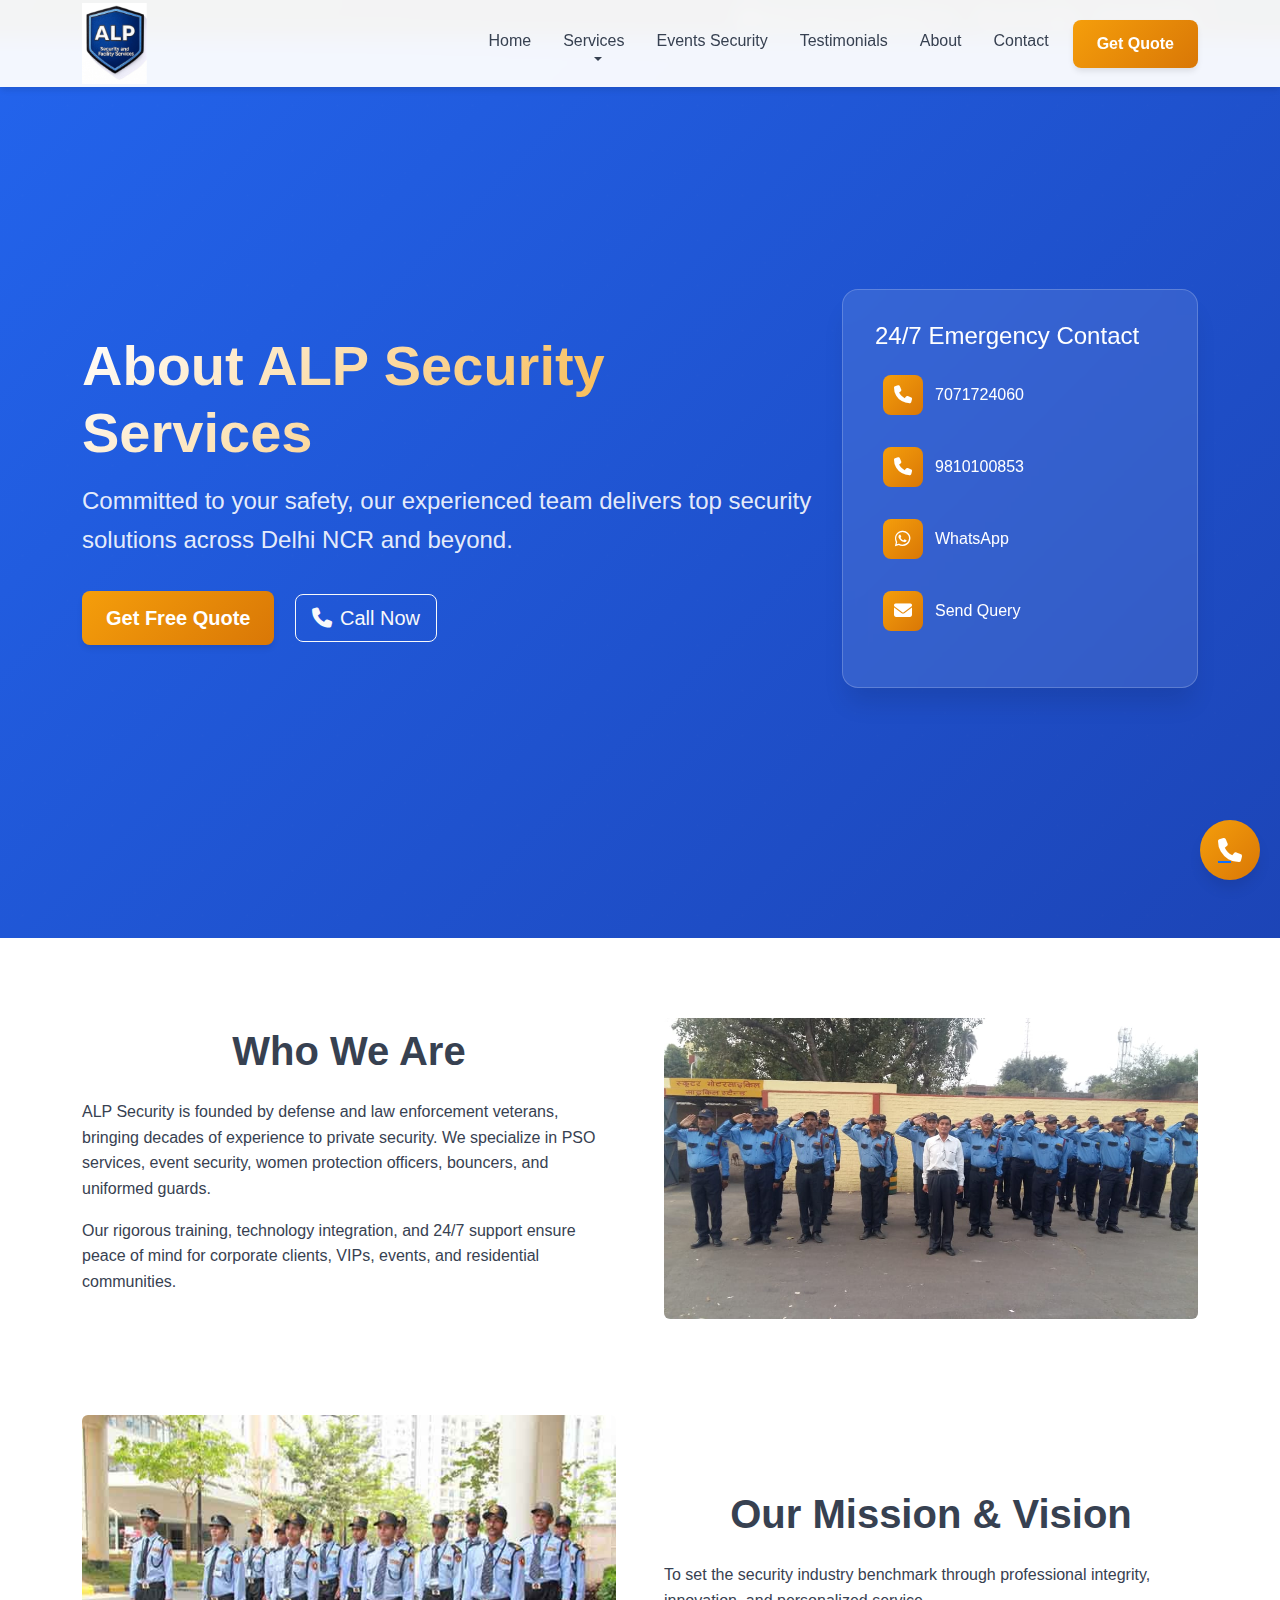
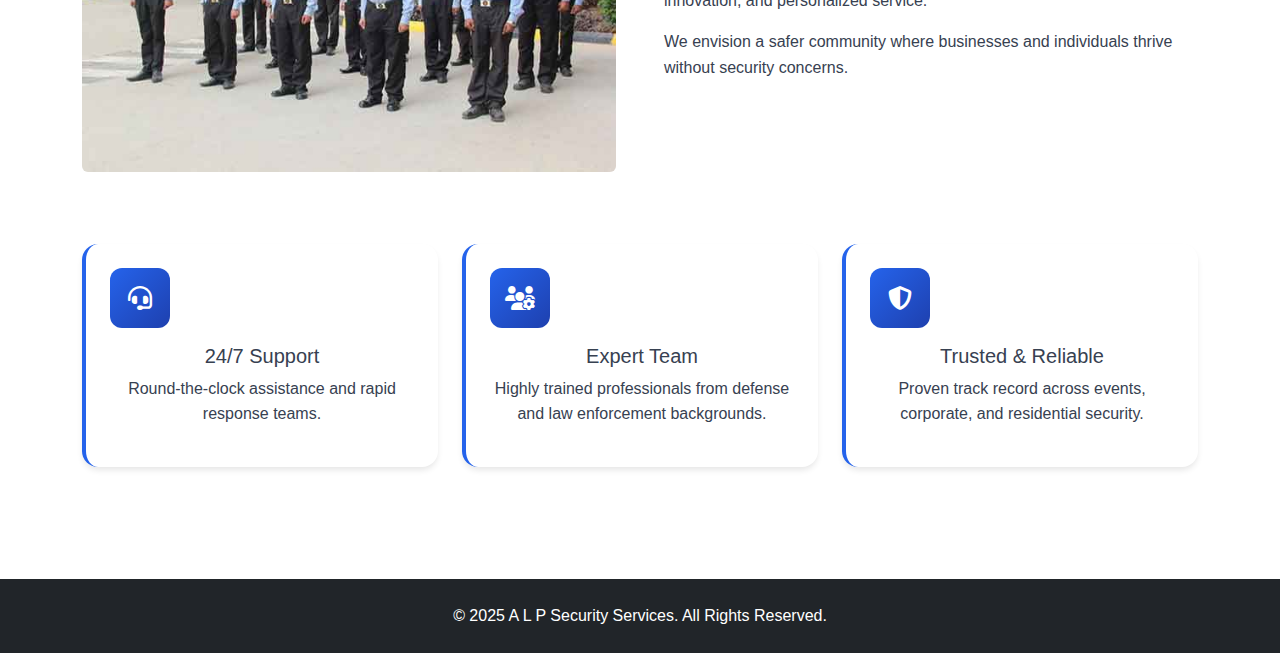
<file: about-us.html>
<!DOCTYPE html>
<html lang="en">
<head>
  <meta charset="utf-8">
  <title>About Us | ALP Security Services</title>
  <meta name="description" content="Learn about ALP Security Services: our mission, experienced team, and commitment to providing reliable security in Delhi NCR and beyond." />
  <meta name="keywords" content="security services India, PSO services Delhi NCR, women security officers, security guards, bouncers, private security" />
  <meta name="robots" content="index, follow, all">
  <meta name="viewport" content="width=device-width, initial-scale=1.0">
  <link rel="icon" href="favicon.png">
  <link rel="stylesheet" href="https://cdnjs.cloudflare.com/ajax/libs/bootstrap/5.3.0/css/bootstrap.min.css">
  <link rel="stylesheet" href="https://cdnjs.cloudflare.com/ajax/libs/font-awesome/6.4.0/css/all.min.css">
  <link rel="stylesheet" href="./css4/common.css">
</head>
<body>
  <!-- Call Button -->
  <div id="callme">
    <a href="tel:7071724060"><div id="callmeMain"></div></a>
  </div>

  <!-- Quote Modal -->
  <div class="modal fade" id="myModal" tabindex="-1" aria-hidden="true">
    <div class="modal-dialog modal-md">
      <div class="modal-content">
        <div class="modal-header">
          <h5 class="modal-title text-gradient">Get Free Quote</h5>
          <button type="button" class="btn-close" data-bs-dismiss="modal"></button>
        </div>
        <div class="modal-body">
          <form action="https://code.dvtpl.in/thanku.php" method="post">
            <div class="row g-3">
              <div class="col-12"><input name="name" class="form-control" placeholder="Your Name" type="text" required></div>
              <div class="col-12"><input name="email" class="form-control" placeholder="Email Address" type="email" required></div>
              <div class="col-12"><input name="mobile" class="form-control" placeholder="Mobile Number" type="tel" pattern="[0-9]{10}" maxlength="10" required></div>
              <div class="col-12"><textarea name="msg" class="form-control" rows="4" placeholder="Your Message" required></textarea></div>
              <div class="col-12"><button type="submit" class="btn btn-gradient w-100">Send Enquiry</button></div>
            </div>
            <input name="clientMailID" type="hidden" value="alpsecurityservices@gmail.com">
            <input name="loginID" type="hidden" value="966">
            <input name="companyName" type="hidden" value="A L P Security Services">
          </form>
        </div>
      </div>
    </div>
  </div>

  <!-- Top Bar -->
  <div class="nav-topbar">
    <div class="container">
      <div class="d-flex justify-content-end align-items-center gap-4">
        <a href="mailto:alpsecurityservices@gmail.com" class="small"><i class="fas fa-envelope"></i> alpsecurityservices@gmail.com</a>
        <a href="tel:+917071724060" class="small"><i class="fas fa-phone"></i> 7071724060</a>
        <a href="tel:+919810100853" class="small"><i class="fas fa-phone"></i> 9810100853</a>
      </div>
    </div>
  </div>

  <!-- Navigation -->
  <nav class="navbar navbar-expand-lg navbar-light fixed-top">
    <div class="container">
      <a class="navbar-brand" href="index.html"><img src="img/logo.jpg" alt="ALP Security" class="logo" style="transform: scale(1.8); transform-origin: left center;"></a>
      <button class="navbar-toggler" type="button" data-bs-toggle="collapse" data-bs-target="#navbarNav">
        <span class="navbar-toggler-icon"></span>
      </button>
      <div class="collapse navbar-collapse" id="navbarNav">
        <ul class="navbar-nav ms-auto">
          <li class="nav-item"><a class="nav-link" href="index.html">Home</a></li>
          <li class="nav-item dropdown">
            <a class="nav-link dropdown-toggle" href="#" data-bs-toggle="dropdown">Services</a>
            <ul class="dropdown-menu">
              <li><a class="dropdown-item" href="security-guard-services-in-delhi.html">Delhi</a></li>
              <li><a class="dropdown-item" href="security-guard-services-in-haryana.html">Haryana</a></li>
              <li><a class="dropdown-item" href="security-guard-services-in-uttar-pradesh.html">Uttar Pradesh</a></li>
              <li><a class="dropdown-item" href="security-guard-services-in-uttarakhand.html">Uttarakhand</a></li>
              <li><a class="dropdown-item" href="security-guard-services-in-punjab.html">Punjab</a></li>
            </ul>
          </li>
          <li class="nav-item"><a class="nav-link" href="events-security.html">Events Security</a></li>
          <li class="nav-item"><a class="nav-link" href="testimonials.html">Testimonials</a></li>
          <li class="nav-item active"><a class="nav-link" href="about-us.html">About</a></li>
          <li class="nav-item"><a class="nav-link" href="contact-us.html">Contact</a></li>
          <li class="nav-item"><button class="btn btn-accent ms-2" data-bs-toggle="modal" data-bs-target="#myModal">Get Quote</button></li>
        </ul>
      </div>
    </div>
  </nav>

  <!-- Hero Section -->
  <section class="hero-section text-white bg-primary py-5">
    <div class="container">
      <div class="row align-items-center">
        <div class="col-lg-8">
          <h1 class="display-5 mb-3 hero-title">About ALP Security Services</h1>
          <p class="hero-subtitle">Committed to your safety, our experienced team delivers top security solutions across Delhi NCR and beyond.</p>
          <div class="mt-4">
              <button class="btn btn-accent btn-lg me-3" data-bs-toggle="modal" data-bs-target="#myModal">Get Free Quote</button>
              <a href="tel:7071724060" class="btn btn-outline-light btn-lg"><i class="fas fa-phone me-2"></i>Call Now</a>
            </div>
        </div>
       <div class="col-lg-4">
          <div class="contact-card animate-slide-right">
            <h4 class="text-white mb-3">24/7 Emergency Contact</h4>
            <div class="contact-item"><div class="contact-icon"><i class="fas fa-phone"></i></div><a href="tel:+917071724060">7071724060</a></div>
            <div class="contact-item"><div class="contact-icon"><i class="fas fa-phone"></i></div><a href="tel:+919810100853">9810100853</a></div>
            <div class="contact-item"><div class="contact-icon"><i class="fab fa-whatsapp"></i></div><a href="https://api.whatsapp.com/send?phone=919810100853" target="_blank">WhatsApp</a></div>
            <div class="contact-item"><div class="contact-icon"><i class="fas fa-envelope"></i></div><a href="contact-us.html">Send Query</a></div>
          </div>
        </div>
      </div>
    </div>
  </section>

  <!-- About Content -->
  <section class="section-padding">
    <div class="container">
      <div class="row g-5 align-items-center">
        <div class="col-md-6">
          <h2 class="section-title mb-4">Who We Are</h2>
          <p>ALP Security is founded by defense and law enforcement veterans, bringing decades of experience to private security. We specialize in PSO services, event security, women protection officers, bouncers, and uniformed guards.</p>
          <p>Our rigorous training, technology integration, and 24/7 support ensure peace of mind for corporate clients, VIPs, events, and residential communities.</p>
        </div>
        <div class="col-md-6">
          <img src="img/about1.jpg" alt="Team" class="img-fluid rounded">
        </div>
      </div>

      <div class="row g-5 align-items-center mt-5">
        <div class="col-md-6 order-md-2">
          <h2 class="section-title mb-4">Our Mission & Vision</h2>
          <p>To set the security industry benchmark through professional integrity, innovation, and personalized service.</p>
          <p>We envision a safer community where businesses and individuals thrive without security concerns.</p>
        </div>
        <div class="col-md-6 order-md-1">
          <img src="img/about2.jpg" alt="Mission" class="img-fluid rounded">
        </div>
      </div>

      <div class="row g-4 text-center mt-5">
        <div class="col-md-4">
          <div class="feature-card p-4">
            <div class="feature-icon mb-3"><i class="fas fa-headset"></i></div>
            <h5>24/7 Support</h5>
            <p>Round-the-clock assistance and rapid response teams.</p>
          </div>
        </div>
        <div class="col-md-4">
          <div class="feature-card p-4">
            <div class="feature-icon mb-3"><i class="fas fa-users-cog"></i></div>
            <h5>Expert Team</h5>
            <p>Highly trained professionals from defense and law enforcement backgrounds.</p>
          </div>
        </div>
        <div class="col-md-4">
          <div class="feature-card p-4">
            <div class="feature-icon mb-3"><i class="fas fa-shield-alt"></i></div>
            <h5>Trusted & Reliable</h5>
            <p>Proven track record across events, corporate, and residential security.</p>
          </div>
        </div>
      </div>
    </div>
  </section>

  <!-- Footer -->
  <footer class="footer bg-dark text-center text-white py-4">
    <div class="container">
      <p class="mb-0">© 2025 A L P Security Services. All Rights Reserved.</p>
    </div>
  </footer>

  <script src="https://cdnjs.cloudflare.com/ajax/libs/bootstrap/5.3.0/js/bootstrap.bundle.min.js"></script>
</body>
</html>
</file>
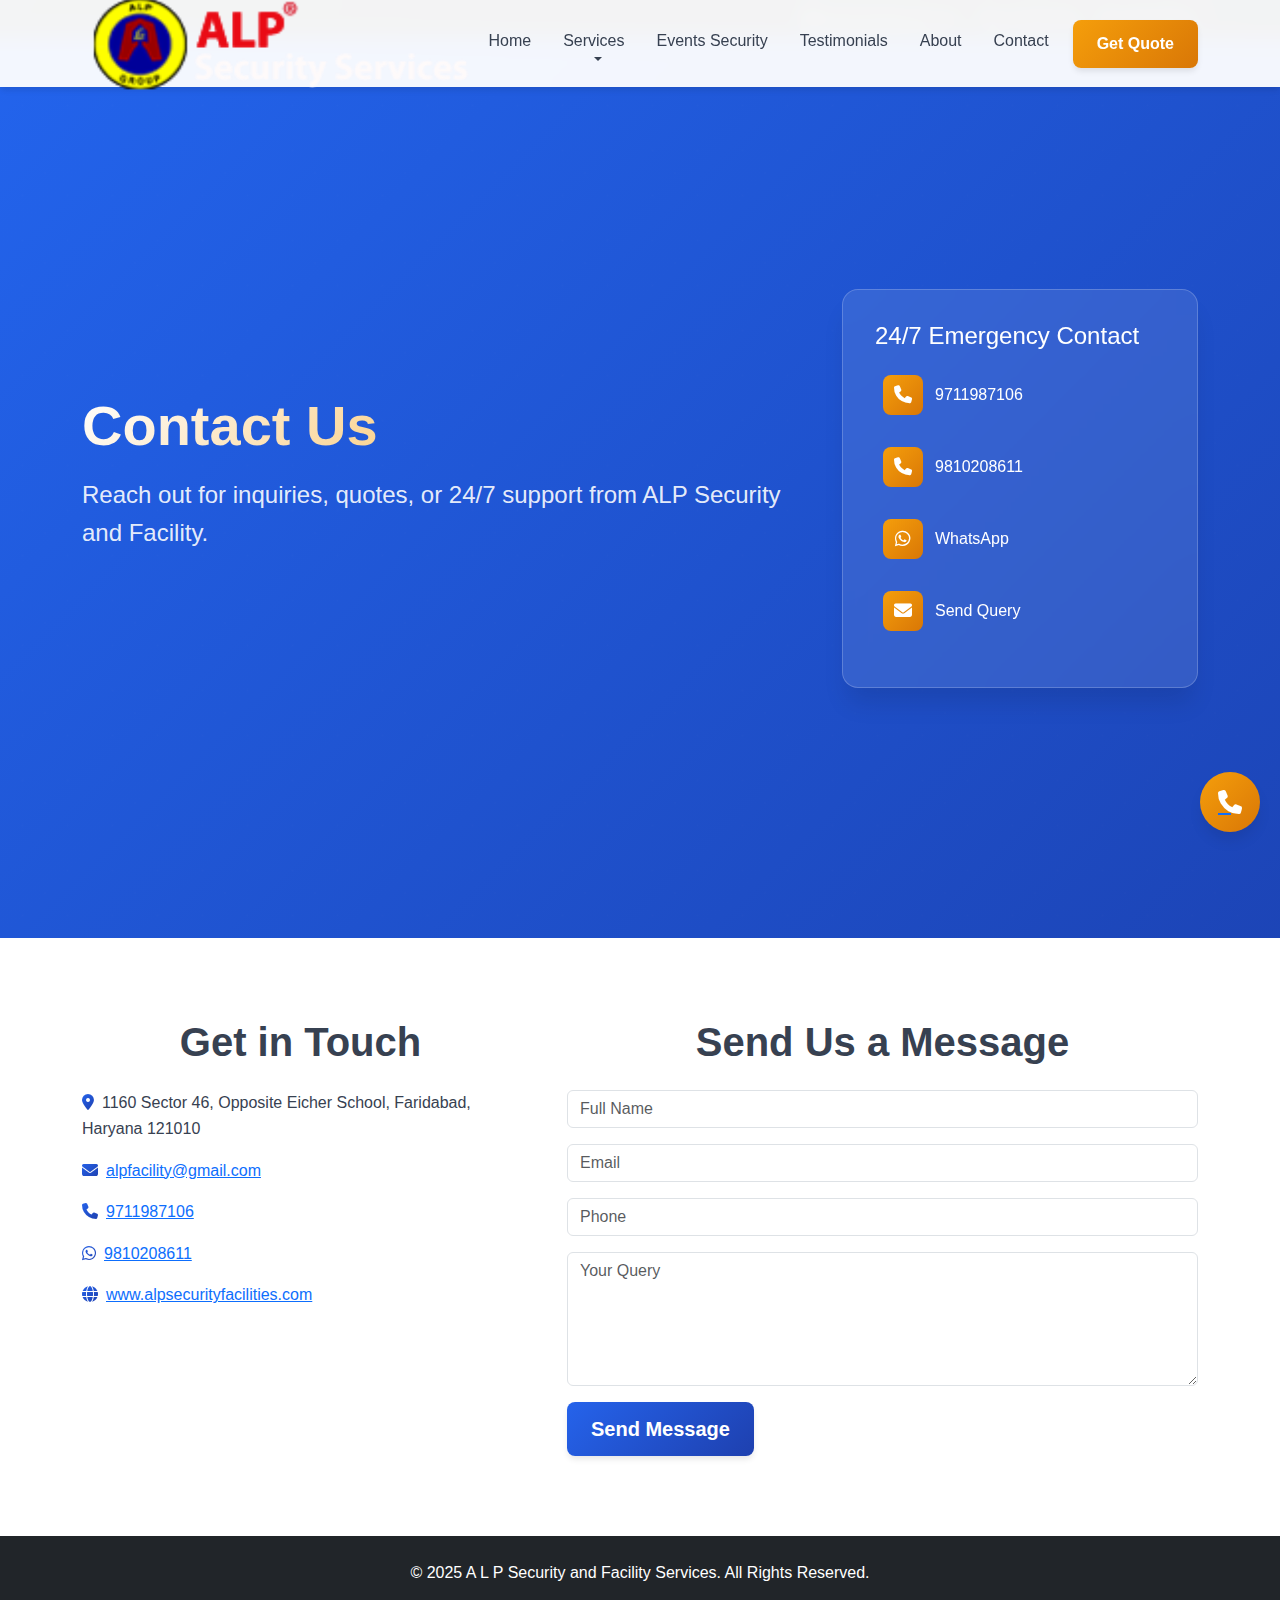
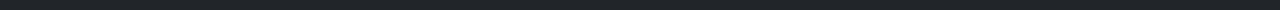
<file: contact-us.html>
<!DOCTYPE html>
<html lang="en">
<head>
  <meta charset="utf-8">
  <title>Contact Us | ALP Security Services</title>
  <meta name="description" content="Get in touch with ALP Security for reliable security services in Delhi NCR. Reach out for quotes, inquiries, and 24/7 support." />
  <meta name="keywords" content="security services contact, ALP Security Delhi, PSO inquiry, event security quote" />
  <meta name="robots" content="index, follow, all">
  <meta name="viewport" content="width=device-width, initial-scale=1.0">
  <link rel="icon" href="favicon.png">
  <link rel="stylesheet" href="https://cdnjs.cloudflare.com/ajax/libs/bootstrap/5.3.0/css/bootstrap.min.css">
  <link rel="stylesheet" href="https://cdnjs.cloudflare.com/ajax/libs/font-awesome/6.4.0/css/all.min.css">
  <link rel="stylesheet" href="./css4/common.css">
</head>
<body>
  <!-- Call Button -->
  <div id="callme" class="mb-5">
    <a href="tel:9711987106"><div id="callmeMain"></div></a>
  </div>

  <!-- Quote Modal -->
  <div class="modal fade" id="myModal" tabindex="-1" aria-hidden="true">
    <div class="modal-dialog modal-md">
      <div class="modal-content">
        <div class="modal-header">
          <h5 class="modal-title text-gradient">Get Free Quote</h5>
          <button type="button" class="btn-close" data-bs-dismiss="modal"></button>
        </div>
        <div class="modal-body">
          <form action="https://code.dvtpl.in/thanku.php" method="post">
            <div class="row g-3">
              <div class="col-12"><input name="name" class="form-control" placeholder="Your Name" type="text" required></div>
              <div class="col-12"><input name="email" class="form-control" placeholder="Email Address" type="email" required></div>
              <div class="col-12"><input name="mobile" class="form-control" placeholder="Mobile Number" type="tel" pattern="[0-9]{10}" maxlength="10" required></div>
              <div class="col-12"><textarea name="msg" class="form-control" rows="4" placeholder="Your Message" required></textarea></div>
              <div class="col-12"><button type="submit" class="btn btn-gradient w-100">Send Enquiry</button></div>
            </div>
            <input name="clientMailID" type="hidden" value="alpfacility@gmail.com">
            <input name="loginID" type="hidden" value="966">
            <input name="companyName" type="hidden" value="A L P Security Services">
          </form>
        </div>
      </div>
    </div>
  </div>

  <!-- Top Bar -->
  <div class="nav-topbar">
    <div class="container">
      <div class="d-flex justify-content-end align-items-center gap-4">
        <a href="mailto:alpfacility@gmail.com" class="small"><i class="fa-solid fa-envelope"></i> alpfacility@gmail.com</a>
        <a href="tel:+919711987106" class="small"><i class="fa-solid fa-phone"></i> 9711987106</a>
        <a href="tel:+919810208611" class="small"><i class="fa-solid fa-phone"></i> 9810208611</a>
      </div>
    </div>
  </div>

  <!-- Navigation -->
  <nav class="navbar navbar-expand-lg navbar-light fixed-top">
    <div class="container">
      <a class="navbar-brand" href="index.html"><img src="img/logo.png" alt="ALP Security" class="logo" style="transform: scale(2.2); transform-origin: left center;"></a>
      <button class="navbar-toggler" type="button" data-bs-toggle="collapse" data-bs-target="#navbarNav">
        <span class="navbar-toggler-icon"></span>
      </button>
      <div class="collapse navbar-collapse" id="navbarNav">
        <ul class="navbar-nav ms-auto">
          <li class="nav-item"><a class="nav-link" href="index.html">Home</a></li>
          <li class="nav-item dropdown">
            <a class="nav-link dropdown-toggle" href="#" data-bs-toggle="dropdown">Services</a>
            <ul class="dropdown-menu">
              <li><a class="dropdown-item" href="security-guard-services-in-delhi.html">Delhi</a></li>
              <li><a class="dropdown-item" href="security-guard-services-in-haryana.html">Haryana</a></li>
              <li><a class="dropdown-item" href="security-guard-services-in-uttar-pradesh.html">Uttar Pradesh</a></li>
              <li><a class="dropdown-item" href="security-guard-services-in-uttarakhand.html">Uttarakhand</a></li>
              <li><a class="dropdown-item" href="security-guard-services-in-punjab.html">Punjab</a></li>
            </ul>
          </li>
          <li class="nav-item"><a class="nav-link" href="events-security.html">Events Security</a></li>
          <li class="nav-item"><a class="nav-link" href="testimonials.html">Testimonials</a></li>
          <li class="nav-item"><a class="nav-link" href="about-us.html">About</a></li>
          <li class="nav-item active"><a class="nav-link" href="contact-us.html">Contact</a></li>
          <li class="nav-item"><button class="btn btn-accent ms-2" data-bs-toggle="modal" data-bs-target="#myModal">Get Quote</button></li>
        </ul>
      </div>
    </div>
  </nav>

  <!-- Hero Section -->
  <section class="hero-section bg-primary text-white py-5">
    <div class="container">
      <div class="row align-items-center">
        <div class="col-lg-8">
          <h1 class="display-5 mb-3 hero-title">Contact Us</h1>
          <p class="hero-subtitle">Reach out for inquiries, quotes, or 24/7 support from ALP Security and Facility.</p>
        </div>
                <div class="col-lg-4">
          <div class="contact-card animate-slide-right">
            <h4 class="text-white mb-3">24/7 Emergency Contact</h4>
            <div class="contact-item"><div class="contact-icon"><i class="fas fa-phone"></i></div><a href="tel:+919711987106">9711987106</a></div>
            <div class="contact-item"><div class="contact-icon"><i class="fas fa-phone"></i></div><a href="tel:+919810208611">9810208611</a></div>
            <div class="contact-item"><div class="contact-icon"><i class="fab fa-whatsapp"></i></div><a href="https://api.whatsapp.com/send?phone=919711987106" target="_blank">WhatsApp</a></div>
            <div class="contact-item"><div class="contact-icon"><i class="fas fa-envelope"></i></div><a href="contact-us.html">Send Query</a></div>
          </div>
        </div>
      </div>
    </div>
  </section>

  <!-- Contact Info & Form -->
  <section class="section-padding">
    <div class="container">
      <div class="row g-5">
        <div class="col-lg-5">
          <h3 class="section-title mb-4">Get in Touch</h3>
          <p><i class="fa-solid fa-map-marker-alt me-2 text-gradient"></i>1160 Sector 46, Opposite Eicher School, Faridabad, Haryana 121010</p>
          <p><i class="fa-solid fa-envelope me-2 text-gradient"></i><a href="mailto:alpfacility@gmail.com">alpfacility@gmail.com</a></p>
          <p><i class="fa-solid fa-phone me-2 text-gradient"></i><a href="tel:+919711987106">9711987106</a></p>
          <p><i class="fa-brands fa-whatsapp me-2 text-gradient"></i><a href="https://api.whatsapp.com/send?phone=919711987106">9810208611</a></p>
          <p><i class="fa-solid fa-globe me-2 text-gradient"></i><a href="index.html">www.alpsecurityfacilities.com</a></p>
        </div>
        <div class="col-lg-7">
          <h3 class="section-title mb-4">Send Us a Message</h3>
          <form id="contactForm" action="#" method="post">
            <div class="mb-3">
              <input type="text" name="name" class="form-control" placeholder="Full Name" required>
            </div>
            <div class="mb-3">
              <input type="email" name="email" class="form-control" placeholder="Email" required>
            </div>
            <div class="mb-3">
              <input type="tel" name="phone" class="form-control" placeholder="Phone" required>
            </div>
            <div class="mb-3">
              <textarea name="query" class="form-control" rows="5" placeholder="Your Query" required></textarea>
            </div>
            <div class="mb-3">
              <!-- reCAPTCHA placeholder -->
              <div class="g-recaptcha" data-sitekey="YOUR_SITE_KEY"></div>
            </div>
            <button type="submit" class="btn btn-gradient btn-lg">Send Message</button>
          </form>
        </div>
      </div>
    </div>
  </section>

  <!-- Footer -->
  <footer class="footer bg-dark text-center text-white py-4">
    <div class="container">
      <p class="mb-0">© 2025 A L P Security and Facility Services. All Rights Reserved.</p>
    </div>
  </footer>

  <script src="https://cdnjs.cloudflare.com/ajax/libs/bootstrap/5.3.0/js/bootstrap.bundle.min.js"></script>
</body>
</html>
</file>
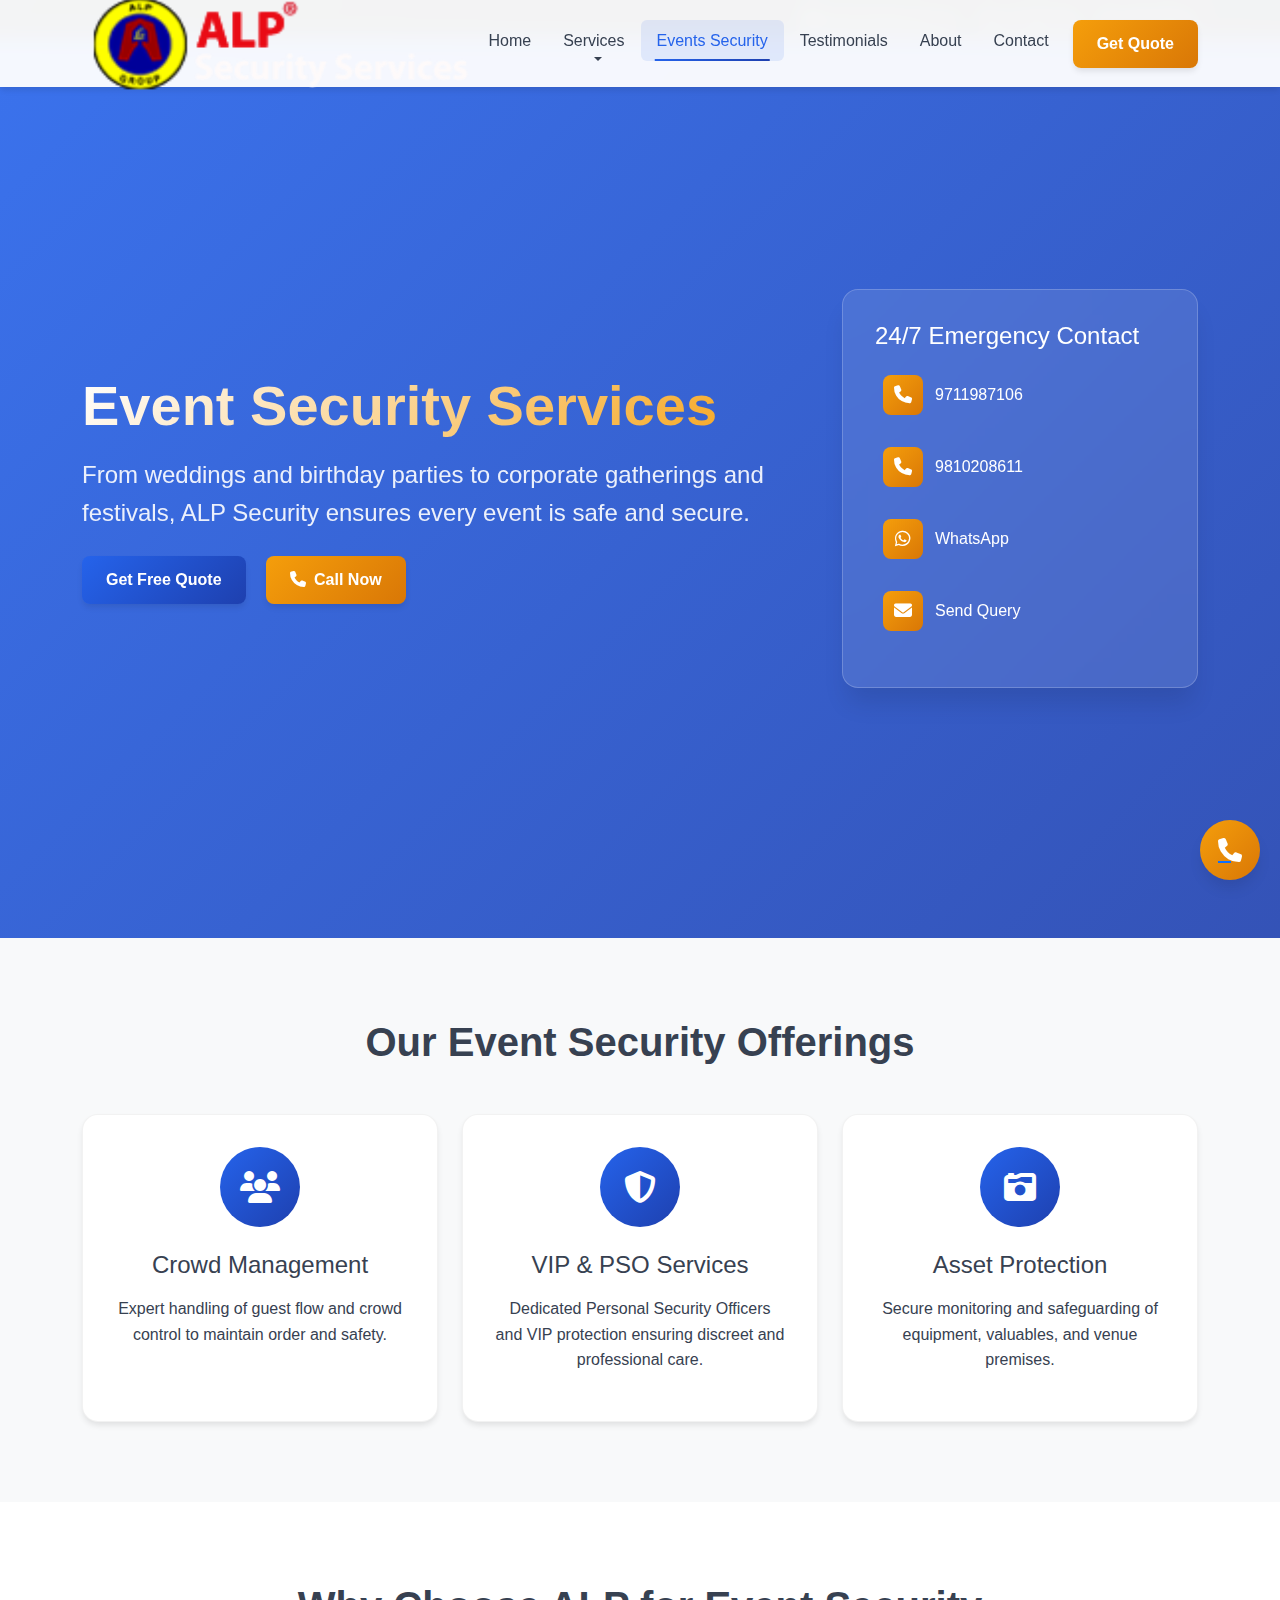
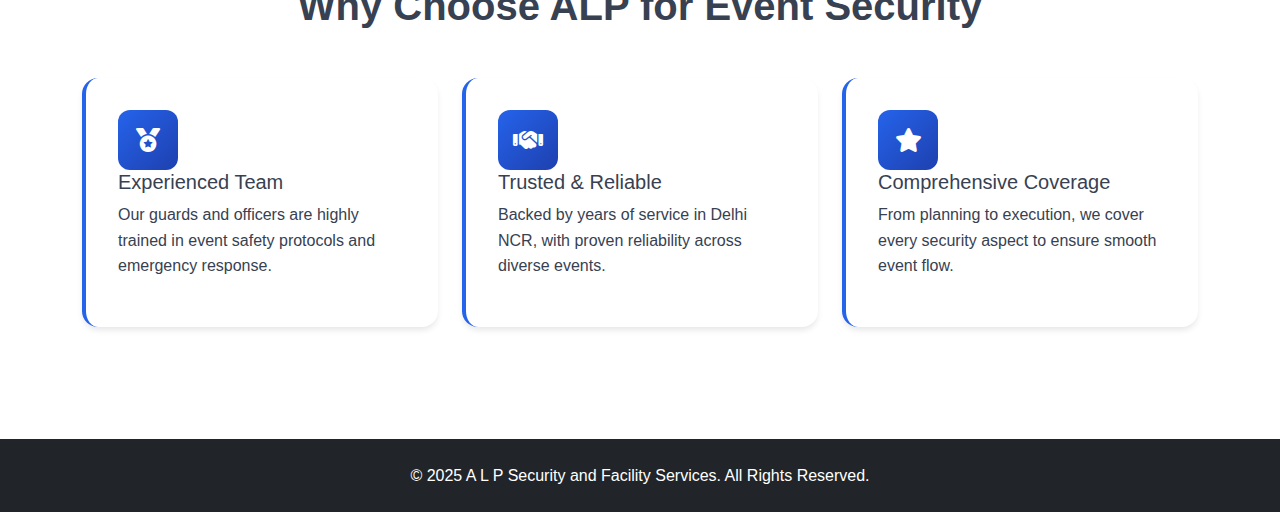
<file: events-security.html>
<!DOCTYPE html>
<html lang="en">
<head>
  <meta charset="utf-8">
  <title>Event Security Services in Delhi NCR | ALP Security</title>
  <meta name="description" content="Professional event security management by ALP Security in Delhi NCR. Armed & unarmed guards, crowd control, VIP protection, and asset protection for all events." />
  <meta name="keywords" content="event security, event management security, Delhi NCR event guards, crowd control, VIP protection" />
  <meta name="robots" content="index, follow, all">
  <meta name="viewport" content="width=device-width, initial-scale=1.0">
  <link rel="icon" href="favicon.png">
  <link rel="stylesheet" href="https://cdnjs.cloudflare.com/ajax/libs/bootstrap/5.3.0/css/bootstrap.min.css">
  <link rel="stylesheet" href="https://cdnjs.cloudflare.com/ajax/libs/font-awesome/6.4.0/css/all.min.css">
  <link rel="stylesheet" href="./css4/common.css">
</head>
<body>
  <!-- Call Button -->
  <div id="callme">
    <a href="tel:9711987106"><div id="callmeMain"></div></a>
  </div>

  <!-- Quote Modal -->
  <div class="modal fade" id="myModal" tabindex="-1" aria-hidden="true">
    <div class="modal-dialog modal-md">
      <div class="modal-content">
        <div class="modal-header">
          <h5 class="modal-title text-gradient">Get Free Quote</h5>
          <button type="button" class="btn-close" data-bs-dismiss="modal"></button>
        </div>
        <div class="modal-body">
          <form action="https://code.dvtpl.in/thanku.php" method="post">
            <div class="row g-3">
              <div class="col-12"><input name="name" class="form-control" placeholder="Your Name" type="text" required></div>
              <div class="col-12"><input name="email" class="form-control" placeholder="Email Address" type="email" required></div>
              <div class="col-12"><input name="mobile" class="form-control" placeholder="Mobile Number" type="tel" pattern="[0-9]{10}" maxlength="10" required></div>
              <div class="col-12"><textarea name="msg" class="form-control" rows="4" placeholder="Your Message" required></textarea></div>
              <div class="col-12"><button type="submit" class="btn btn-gradient w-100">Send Enquiry</button></div>
            </div>
            <input name="clientMailID" type="hidden" value="alpfacility@gmail.com">
            <input name="loginID" type="hidden" value="966">
            <input name="companyName" type="hidden" value="A L P Security Services">
          </form>
        </div>
      </div>
    </div>
  </div>

  <!-- Top Bar -->
  <div class="nav-topbar">
    <div class="container">
      <div class="d-flex justify-content-end align-items-center gap-4">
        <a href="mailto:alpfacility@gmail.com" class="small"><i class="fas fa-envelope"></i> alpfacility@gmail.com</a>
        <a href="tel:+919711987106" class="small"><i class="fas fa-phone"></i> 9711987106</a>
        <a href="tel:+919810208611" class="small"><i class="fas fa-phone"></i> 9810208611</a>
      </div>
    </div>
  </div>

  <!-- Navigation -->
  <nav class="navbar navbar-expand-lg navbar-light fixed-top">
    <div class="container">
      <a class="navbar-brand" href="index.html"><img src="img/logo.png" alt="ALP Security" class="logo" style="transform: scale(2.2); transform-origin: left center;"></a>
      <button class="navbar-toggler" type="button" data-bs-toggle="collapse" data-bs-target="#navbarNav">
        <span class="navbar-toggler-icon"></span>
      </button>
      <div class="collapse navbar-collapse" id="navbarNav">
        <ul class="navbar-nav ms-auto">
          <li class="nav-item"><a class="nav-link" href="index.html">Home</a></li>
          <li class="nav-item dropdown">
            <a class="nav-link dropdown-toggle" href="#" data-bs-toggle="dropdown">Services</a>
            <ul class="dropdown-menu">
              <li><a class="dropdown-item" href="security-guard-services-in-delhi.html">Delhi</a></li>
              <li><a class="dropdown-item" href="security-guard-services-in-haryana.html">Haryana</a></li>
              <li><a class="dropdown-item" href="security-guard-services-in-uttar-pradesh.html">Uttar Pradesh</a></li>
              <li><a class="dropdown-item" href="security-guard-services-in-uttarakhand.html">Uttarakhand</a></li>
              <li><a class="dropdown-item" href="security-guard-services-in-punjab.html">Punjab</a></li>
            </ul>
          </li>
          <li class="nav-item"><a class="nav-link active" href="events-security.html">Events Security</a></li>
          <li class="nav-item"><a class="nav-link" href="testimonials.html">Testimonials</a></li>
          <li class="nav-item"><a class="nav-link" href="about-us.html">About</a></li>
          <li class="nav-item"><a class="nav-link" href="contact-us.html">Contact</a></li>
          <li class="nav-item"><button class="btn btn-accent ms-2" data-bs-toggle="modal" data-bs-target="#myModal">Get Quote</button></li>
        </ul>
      </div>
    </div>
  </nav>

  <!-- Hero Section -->
  <section class="hero-section">
    <div class="container">
      <div class="row align-items-center">
        <div class="col-lg-8">
          <div class="hero-content animate-fade-up">
            <h1 class="hero-title">Event Security Services</h1>
            <p class="mb-4 hero-subtitle">From weddings and birthday parties to corporate gatherings and festivals, ALP Security ensures every event is safe and secure.</p>
            <button class="btn btn-gradient me-3" data-bs-toggle="modal" data-bs-target="#myModal">Get Free Quote</button>
            <a href="tel:+919711987106" class="btn btn-accent"><i class="fas fa-phone me-2"></i>Call Now</a>
          </div>
        </div>
                <div class="col-lg-4">
          <div class="contact-card animate-slide-right">
            <h4 class="text-white mb-3">24/7 Emergency Contact</h4>
            <div class="contact-item"><div class="contact-icon"><i class="fas fa-phone"></i></div><a href="tel:+919711987106">9711987106</a></div>
            <div class="contact-item"><div class="contact-icon"><i class="fas fa-phone"></i></div><a href="tel:+919810208611">9810208611</a></div>
            <div class="contact-item"><div class="contact-icon"><i class="fab fa-whatsapp"></i></div><a href="https://api.whatsapp.com/send?phone=919711987106" target="_blank">WhatsApp</a></div>
            <div class="contact-item"><div class="contact-icon"><i class="fas fa-envelope"></i></div><a href="contact-us.html">Send Query</a></div>
          </div>
        </div>
      </div>
    </div>
  </section>

  <!-- Services Highlights -->
  <section class="section-padding bg-light">
    <div class="container">
      <h2 class="section-title text-center mb-5">Our Event Security Offerings</h2>
      <div class="row g-4">
        <div class="col-md-4">
          <div class="service-card">
            <div class="service-icon"><i class="fas fa-users"></i></div>
            <h4 class="mb-3">Crowd Management</h4>
            <p>Expert handling of guest flow and crowd control to maintain order and safety.</p>
          </div>
        </div>
        <div class="col-md-4">
          <div class="service-card">
            <div class="service-icon"><i class="fas fa-shield-alt"></i></div>
            <h4 class="mb-3">VIP & PSO Services</h4>
            <p>Dedicated Personal Security Officers and VIP protection ensuring discreet and professional care.</p>
          </div>
        </div>
        <div class="col-md-4">
          <div class="service-card">
            <div class="service-icon"><i class="fas fa-camera-retro"></i></div>
            <h4 class="mb-3">Asset Protection</h4>
            <p>Secure monitoring and safeguarding of equipment, valuables, and venue premises.</p>
          </div>
        </div>
      </div>
    </div>
  </section>

  <!-- Why Choose Us -->
  <section class="section-padding">
    <div class="container">
      <h2 class="section-title text-center mb-5">Why Choose ALP for Event Security</h2>
      <div class="row g-4">
        <div class="col-md-4">
          <div class="feature-card">
            <div class="feature-icon"><i class="fas fa-medal"></i></div>
            <h5 class="mb-2">Experienced Team</h5>
            <p>Our guards and officers are highly trained in event safety protocols and emergency response.</p>
          </div>
        </div>
        <div class="col-md-4">
          <div class="feature-card">
            <div class="feature-icon"><i class="fas fa-handshake"></i></div>
            <h5 class="mb-2">Trusted & Reliable</h5>
            <p>Backed by years of service in Delhi NCR, with proven reliability across diverse events.</p>
          </div>
        </div>
        <div class="col-md-4">
          <div class="feature-card">
            <div class="feature-icon"><i class="fas fa-star"></i></div>
            <h5 class="mb-2">Comprehensive Coverage</h5>
            <p>From planning to execution, we cover every security aspect to ensure smooth event flow.</p>
          </div>
        </div>
      </div>
    </div>
  </section>

  <!-- Footer -->
  <footer class="footer bg-dark text-center text-white py-4">
    <div class="container">
      <p class="mb-0">© 2025 A L P Security and Facility Services. All Rights Reserved.</p>
    </div>
  </footer>

  <script src="https://cdnjs.cloudflare.com/ajax/libs/bootstrap/5.3.0/js/bootstrap.bundle.min.js"></script>
</body>
</html>
</file>
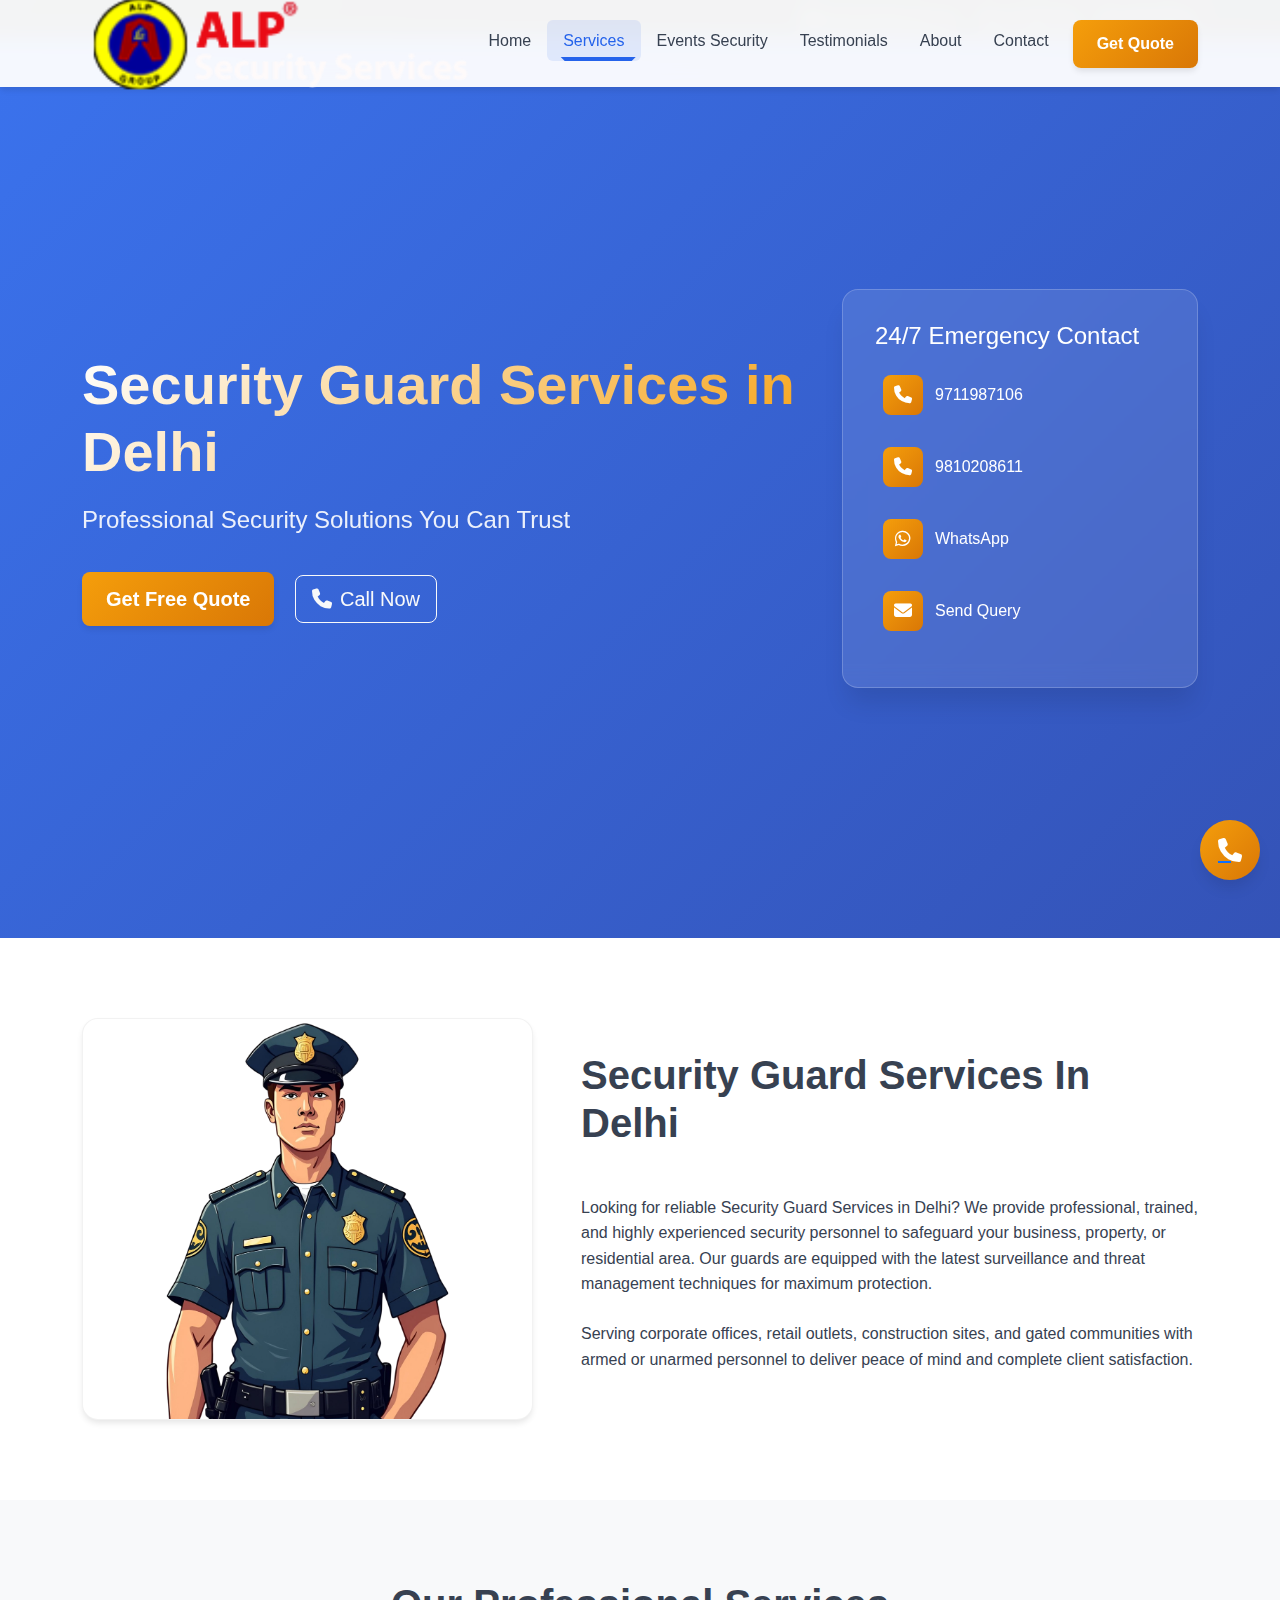
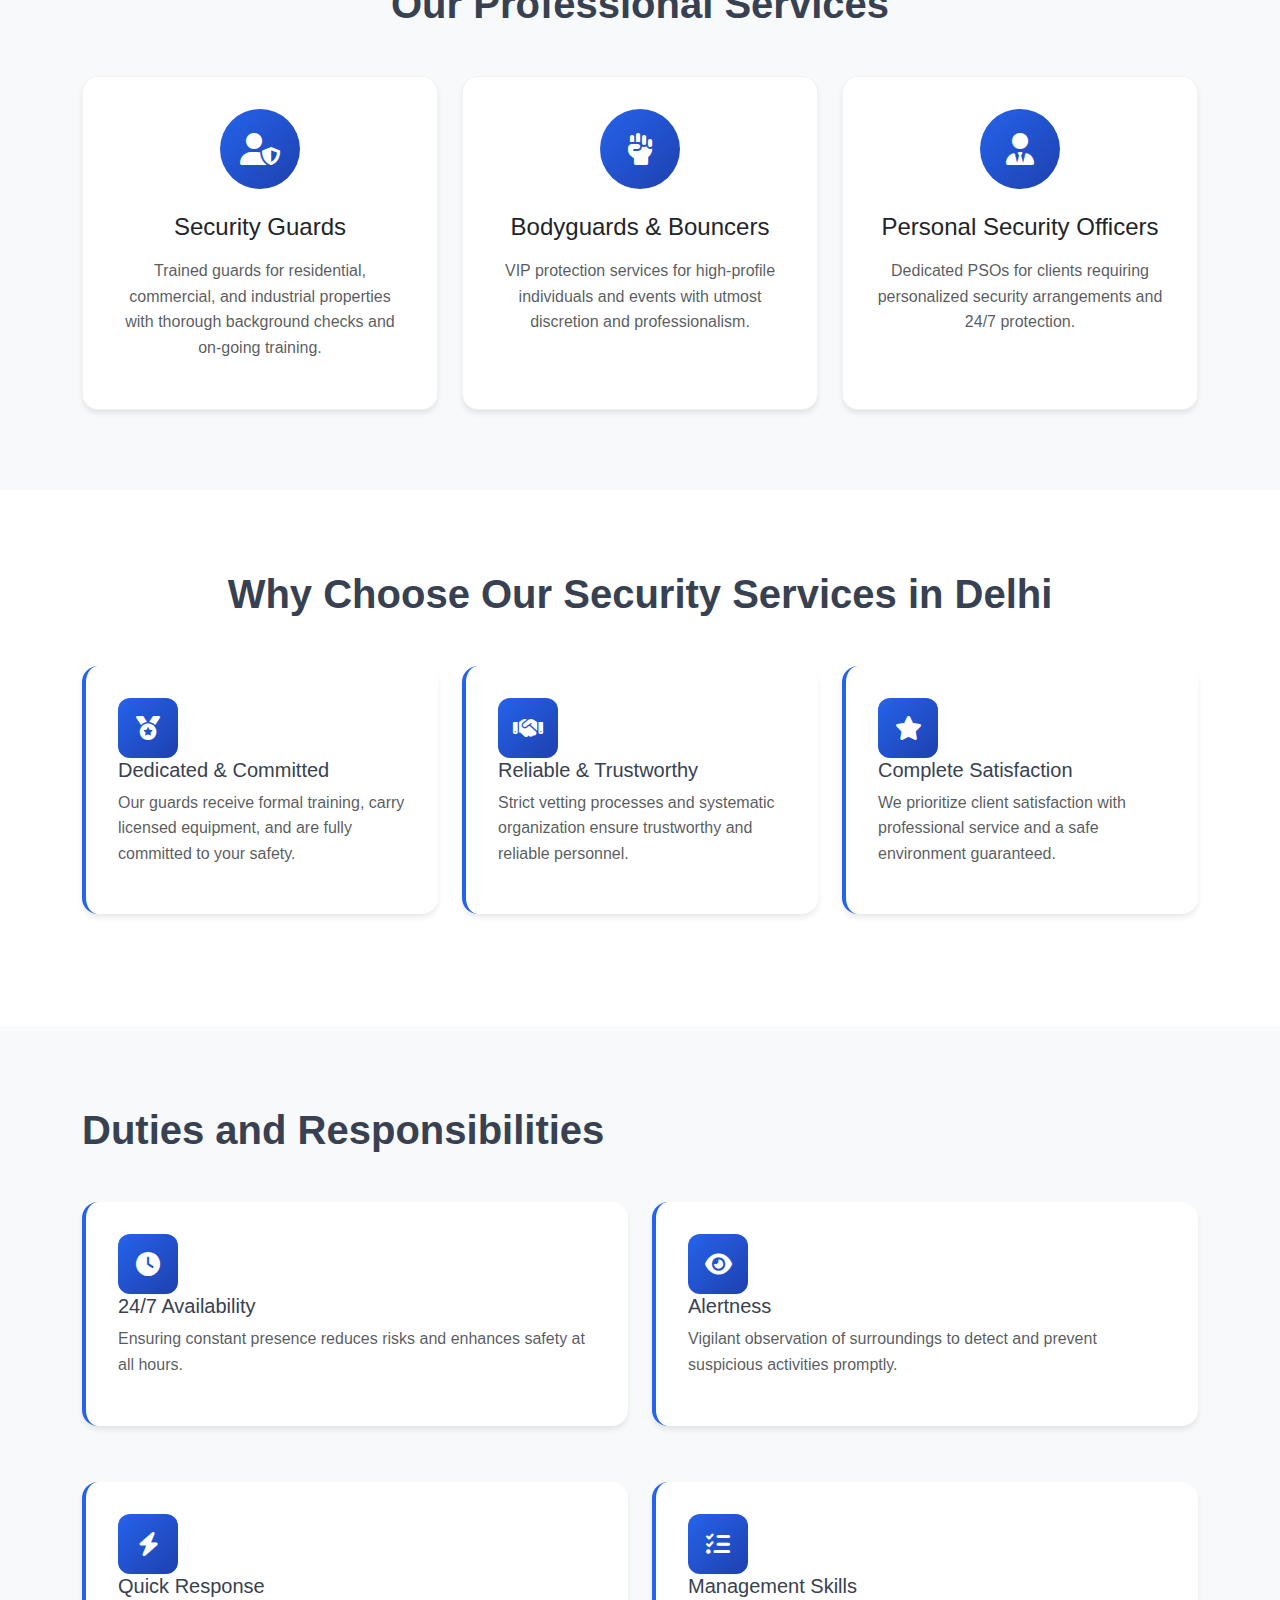
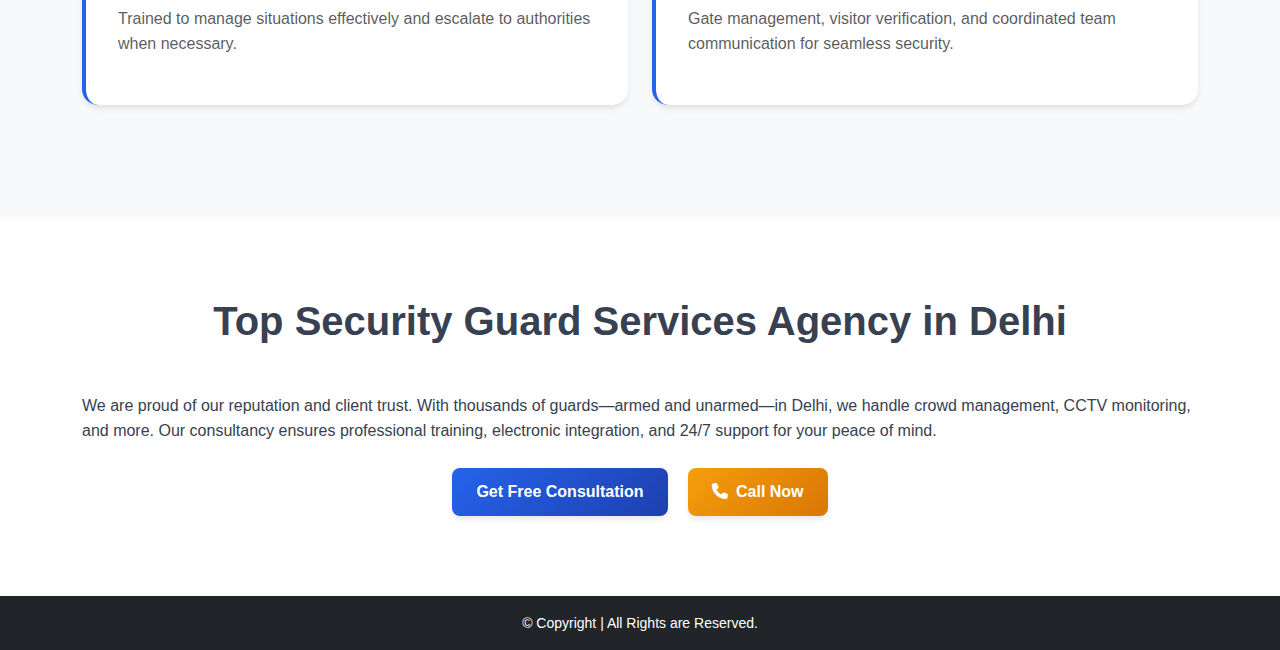
<file: security-guard-services-in-delhi.html>
<!DOCTYPE html>
<html lang="en">
<head>
  <meta charset="utf-8">
  <title>Finest Security Guard Services In Delhi - Your Safety Our Priority | Call us 9810208611</title>
  <meta name="description" content="Looking for reliable Security Guard Services in Delhi? ALP Security provides professional, trained, and experienced guards for your business, property, or home at affordable rates. Call 9810208611." />
  <meta name="keywords" content="security guard services in Delhi, best security services Delhi, security agency Delhi, PSO Delhi, bouncers Delhi" />
  <meta name="viewport" content="width=device-width, initial-scale=1.0">
  <link rel="icon" href="favicon.png">

  <!-- CSS Libraries -->
  <link href="https://cdnjs.cloudflare.com/ajax/libs/bootstrap/5.3.0/css/bootstrap.min.css" rel="stylesheet">
  <link href="https://cdnjs.cloudflare.com/ajax/libs/font-awesome/6.4.0/css/all.min.css" rel="stylesheet">
  <link href="./css4/common.css" rel="stylesheet">
</head>
<body>
  <!-- Call Button -->
  <div id="callme">
    <a href="tel:9711987106">
      <div id="callmeMain"></div>
    </a>
  </div>

  <!-- Quote Modal -->
  <div class="modal fade" id="myModal" tabindex="-1" aria-hidden="true">
    <div class="modal-dialog modal-md">
      <div class="modal-content">
        <div class="modal-header">
          <h5 class="modal-title text-gradient">Get Free Quote</h5>
          <button type="button" class="btn-close" data-bs-dismiss="modal"></button>
        </div>
        <div class="modal-body">
          <form action="https://code.dvtpl.in/thanku.php" method="post">
            <div class="row g-3">
              <div class="col-12">
                <input name="name" class="form-control" placeholder="Your Name" type="text" required>
              </div>
              <div class="col-12">
                <input name="email" class="form-control" placeholder="Email Address" type="email" required>
              </div>
              <div class="col-12">
                <input name="mobile" class="form-control" placeholder="Mobile Number" type="tel" pattern="[0-9]{10}" maxlength="10" required>
              </div>
              <div class="col-12">
                <textarea name="msg" class="form-control" rows="4" placeholder="Your Message" required></textarea>
              </div>
              <div class="col-12">
                <button type="submit" class="btn btn-gradient w-100">Send Enquiry</button>
              </div>
            </div>
            <input name="clientMailID" type="hidden" value="alpfacility@gmail.com" />
            <input name="loginID" type="hidden" value="0000" />
            <input name="companyName" type="hidden" value="ALP Security" />
          </form>
        </div>
      </div>
    </div>
  </div>

  <!-- Top Bar -->
  <div class="nav-topbar">
    <div class="container">
      <div class="d-flex justify-content-end align-items-center gap-4">
        <a href="mailto:alpfacility@gmail.com" class="small"><i class="fas fa-envelope"></i> alpfacility@gmail.com</a>
        <a href="tel:+919711987106" class="small"><i class="fas fa-phone"></i> 9711987106</a>
        <a href="tel:+919810208611" class="small"><i class="fas fa-phone"></i> 9810208611</a>
      </div>
    </div>
  </div>

  <!-- Navigation -->
<nav class="navbar navbar-expand-lg navbar-light fixed-top">
  <div class="container">
    <a class="navbar-brand" href="index.html">
      <img src="img/logo.png" alt="ALP Security" class="logo" style="transform: scale(2.2); transform-origin: left center;">
    </a>
    <button class="navbar-toggler" type="button" data-bs-toggle="collapse" data-bs-target="#navbarNav">
      <span class="navbar-toggler-icon"></span>
    </button>
    <div class="collapse navbar-collapse" id="navbarNav">
      <ul class="navbar-nav ms-auto">
        <li class="nav-item">
          <a class="nav-link" href="index.html">Home</a>
        </li>
       <li class="nav-item dropdown">
  <a class="nav-link dropdown-toggle active"
     href="#"
     role="button"
     data-bs-toggle="dropdown"
     aria-expanded="false">
    Services
  </a>
  <ul class="dropdown-menu">
            <li><a class="dropdown-item active" href="security-guard-services-in-delhi.html">Delhi</a></li>
            <li><a class="dropdown-item" href="security-guard-services-in-haryana.html">Haryana</a></li>
            <li><a class="dropdown-item" href="security-guard-services-in-uttar-pradesh.html">Uttar Pradesh</a></li>
            <li><a class="dropdown-item" href="security-guard-services-in-uttarakhand.html">Uttarakhand</a></li>
            <li><a class="dropdown-item" href="security-guard-services-in-punjab.html">Punjab</a></li>
          </ul>
        </li>
        <li class="nav-item">
          <a class="nav-link" href="events-security.html">Events Security</a>
        </li>
        <li class="nav-item">
          <a class="nav-link" href="testimonials.html">Testimonials</a>
        </li>
        <li class="nav-item">
          <a class="nav-link" href="about-us.html">About</a>
        </li>
        <li class="nav-item">
          <a class="nav-link" href="contact-us.html">Contact</a>
        </li>
        <li class="nav-item">
          <button class="btn btn-accent ms-2" data-bs-toggle="modal" data-bs-target="#myModal">
            Get Quote
          </button>
        </li>
      </ul>
    </div>
  </div>
</nav>

  <!-- Hero Section -->
  <section class="hero-section">
    <div class="container">
      <div class="row align-items-center">
        <div class="col-lg-8">
          <div class="hero-content animate-fade-up">
            <h1 class="hero-title">Security Guard Services in Delhi</h1>
            <p class="hero-subtitle">Professional Security Solutions You Can Trust</p>
            <div class="mt-4">
              <button class="btn btn-accent btn-lg me-3" data-bs-toggle="modal" data-bs-target="#myModal">Get Free Quote</button>
              <a href="tel:9711987106" class="btn btn-outline-light btn-lg"><i class="fas fa-phone me-2"></i>Call Now</a>
            </div>
          </div>
        </div>
        <div class="col-lg-4">
          <div class="contact-card animate-slide-right">
            <h4 class="text-white mb-3">24/7 Emergency Contact</h4>
            <div class="contact-item"><div class="contact-icon"><i class="fas fa-phone"></i></div><a href="tel:+919711987106">9711987106</a></div>
            <div class="contact-item"><div class="contact-icon"><i class="fas fa-phone"></i></div><a href="tel:+919810208611">9810208611</a></div>
            <div class="contact-item"><div class="contact-icon"><i class="fab fa-whatsapp"></i></div><a href="https://api.whatsapp.com/send?phone=919711987106" target="_blank">WhatsApp</a></div>
            <div class="contact-item"><div class="contact-icon"><i class="fas fa-envelope"></i></div><a href="contact-us.html">Send Query</a></div>
          </div>
        </div>
      </div>
    </div>
  </section>

  <!-- About Section -->
  <section class="section-padding">
    <div class="container">
      <div class="row align-items-center">
        <div class="col-lg-5 mb-4 mb-lg-0"><div class="modern-card"><img src="img/security4.png" class="w-100" alt="Security Guard" style="height:400px; object-fit:cover"></div></div>
        <div class="col-lg-7"><div class="ps-lg-4">
          <h2 class="section-title text-start">Security Guard Services In Delhi</h2>
          <p class="text-justify mb-4">Looking for reliable Security Guard Services in Delhi? We provide professional, trained, and highly experienced security personnel to safeguard your business, property, or residential area. Our guards are equipped with the latest surveillance and threat management techniques for maximum protection.</p>
          <p class="text-justify">Serving corporate offices, retail outlets, construction sites, and gated communities with armed or unarmed personnel to deliver peace of mind and complete client satisfaction.</p>
        </div></div>
      </div>
    </div>
  </section>

  <!-- Services Section -->
  <section class="section-padding bg-light">
    <div class="container">
      <h2 class="section-title">Our Professional Services</h2>
      <div class="row g-4">
        <div class="col-lg-4"><div class="service-card"><div class="service-icon"><i class="fas fa-user-shield"></i></div><h4 class="text-dark mb-3">Security Guards</h4><p class="text-muted">Trained guards for residential, commercial, and industrial properties with thorough background checks and on-going training.</p></div></div>
        <div class="col-lg-4"><div class="service-card"><div class="service-icon"><i class="fas fa-fist-raised"></i></div><h4 class="text-dark mb-3">Bodyguards & Bouncers</h4><p class="text-muted">VIP protection services for high-profile individuals and events with utmost discretion and professionalism.</p></div></div>
        <div class="col-lg-4"><div class="service-card"><div class="service-icon"><i class="fas fa-user-tie"></i></div><h4 class="text-dark mb-3">Personal Security Officers</h4><p class="text-muted">Dedicated PSOs for clients requiring personalized security arrangements and 24/7 protection.</p></div></div>
      </div>
    </div>
  </section>

  <!-- Why Choose Us -->
  <section class="section-padding">
    <div class="container">
      <h2 class="section-title">Why Choose Our Security Services in Delhi</h2>
      <div class="row g-4">
        <div class="col-lg-4"><div class="feature-card"><div class="feature-icon"><i class="fas fa-medal"></i></div><h5 class="mb-2">Dedicated & Committed</h5><p class="text-muted">Our guards receive formal training, carry licensed equipment, and are fully committed to your safety.</p></div></div>
        <div class="col-lg-4"><div class="feature-card"><div class="feature-icon"><i class="fas fa-handshake"></i></div><h5 class="mb-2">Reliable & Trustworthy</h5><p class="text-muted">Strict vetting processes and systematic organization ensure trustworthy and reliable personnel.</p></div></div>
        <div class="col-lg-4"><div class="feature-card"><div class="feature-icon"><i class="fas fa-star"></i></div><h5 class="mb-2">Complete Satisfaction</h5><p class="text-muted">We prioritize client satisfaction with professional service and a safe environment guaranteed.</p></div></div>
      </div>
    </div>
  </section>

  <!-- Duties Section -->
  <section class="section-padding bg-light">
    <div class="container">
      <h3 class="section-title text-start">Duties and Responsibilities</h3>
      <div class="row g-4">
        <div class="col-md-6"><div class="feature-card"><div class="feature-icon"><i class="fas fa-clock"></i></div><h5 class="mb-2">24/7 Availability</h5><p class="text-muted">Ensuring constant presence reduces risks and enhances safety at all hours.</p></div></div>
        <div class="col-md-6"><div class="feature-card"><div class="feature-icon"><i class="fas fa-eye"></i></div><h5 class="mb-2">Alertness</h5><p class="text-muted">Vigilant observation of surroundings to detect and prevent suspicious activities promptly.</p></div></div>
        <div class="col-md-6"><div class="feature-card"><div class="feature-icon"><i class="fas fa-bolt"></i></div><h5 class="mb-2">Quick Response</h5><p class="text-muted">Trained to manage situations effectively and escalate to authorities when necessary.</p></div></div>
        <div class="col-md-6"><div class="feature-card"><div class="feature-icon"><i class="fas fa-tasks"></i></div><h5 class="mb-2">Management Skills</h5><p class="text-muted">Gate management, visitor verification, and coordinated team communication for seamless security.</p></div></div>
      </div>
    </div>
  </section>

  <!-- Best Of Section -->
  <section class="section-padding">
    <div class="container">
      <h3 class="section-title text-center">Top Security Guard Services Agency in Delhi</h3>
      <p class="text-justify mb-4">We are proud of our reputation and client trust. With thousands of guards—armed and unarmed—in Delhi, we handle crowd management, CCTV monitoring, and more. Our consultancy ensures professional training, electronic integration, and 24/7 support for your peace of mind.</p>
      <div class="text-center mt-4">
        <button class="btn btn-gradient me-3" data-bs-toggle="modal" data-bs-target="#myModal">Get Free Consultation</button>
        <a href="tel:9711987106" class="btn btn-accent"><i class="fas fa-phone me-2"></i>Call Now</a>
      </div>
    </div>
  </section>

  <!-- Footer -->
  <footer class="py-3 footer bg-dark">
    <div class="container">
      <p class="text-center text-white small mb-0">© Copyright <?php echo date('Y'); ?> | All Rights are Reserved.</p>
    </div>
  </footer>

  <!-- JS Libraries -->
  <script src="js4/jquery.min.js"></script>
  <script src="js4/bootstrap.bundle.min.js"></script>
  <script src="https://cdnjs.cloudflare.com/ajax/libs/bootstrap/5.3.0/js/bootstrap.bundle.min.js"></script>

  <script>
    window.addEventListener('scroll', function() {
      document.querySelector('.navbar').classList.toggle('scrolled', window.scrollY > 50);
    });
  </script>
</body>
</html>
</file>
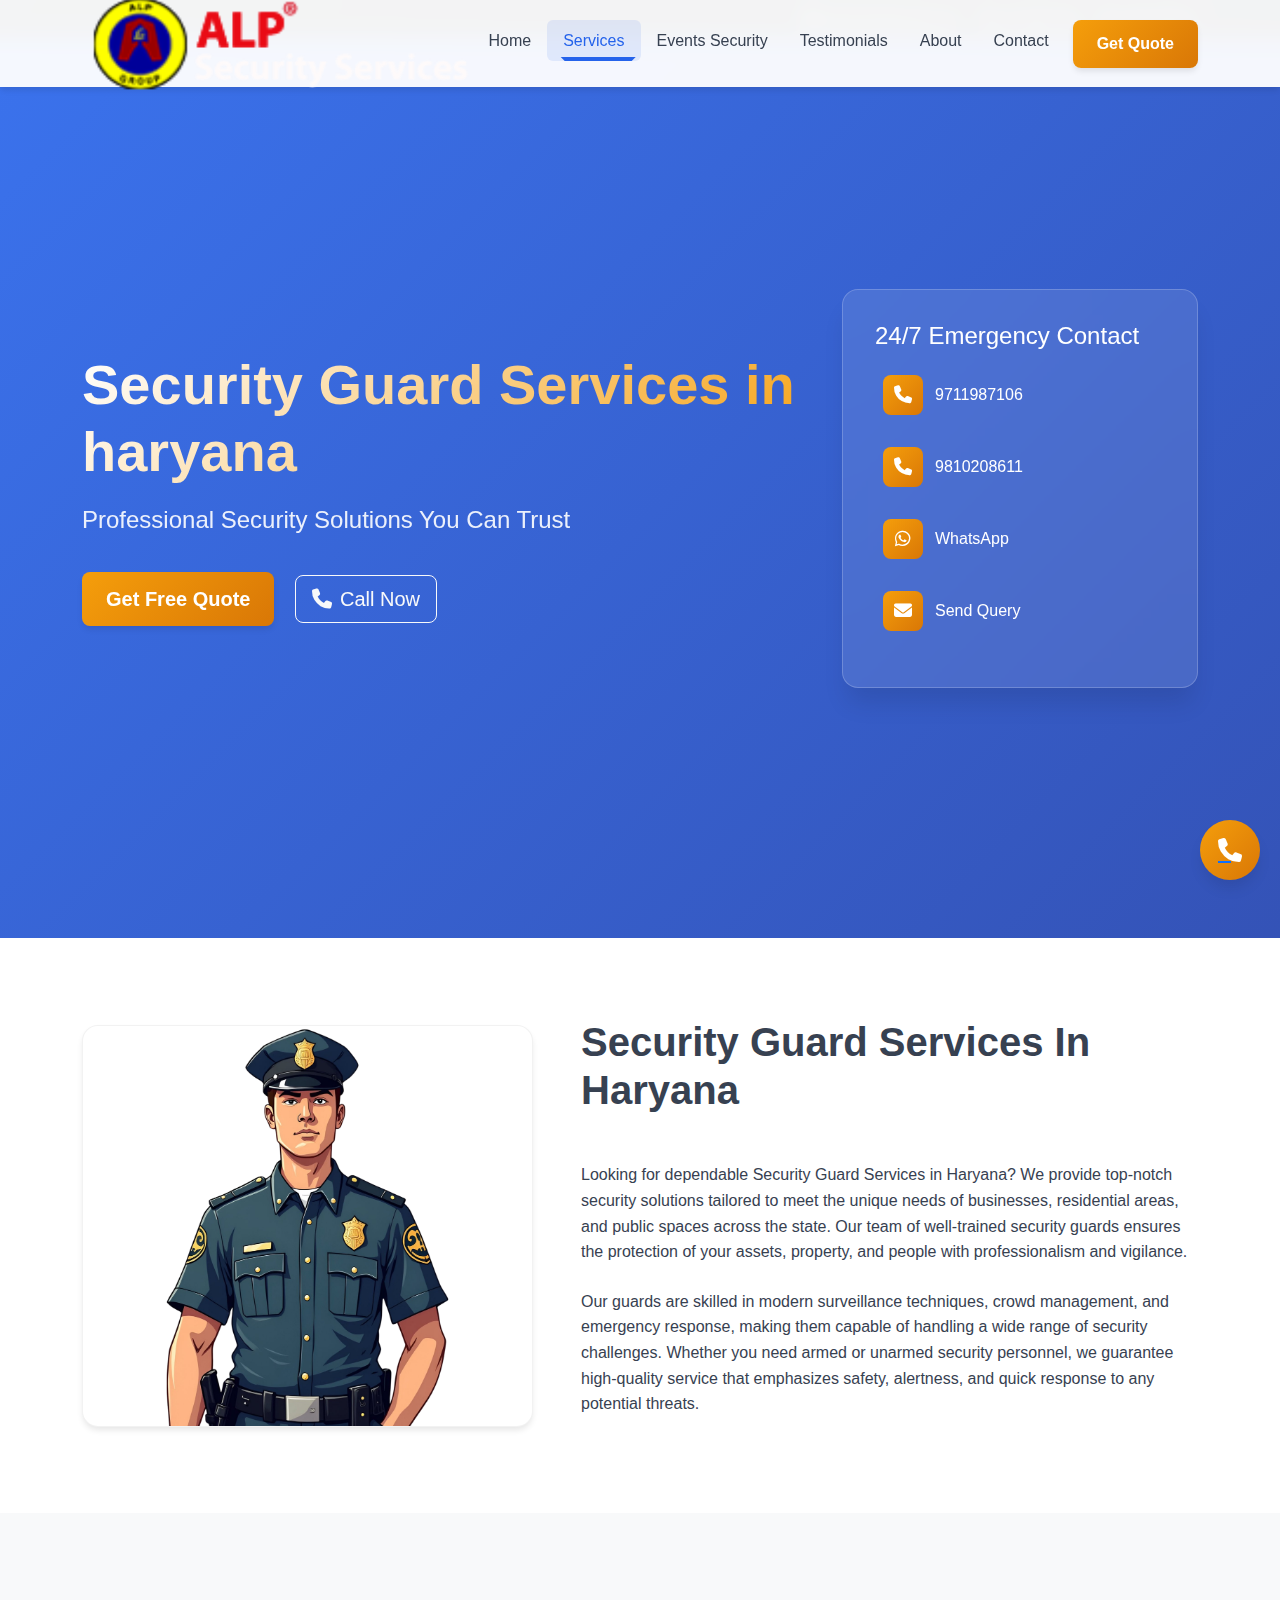
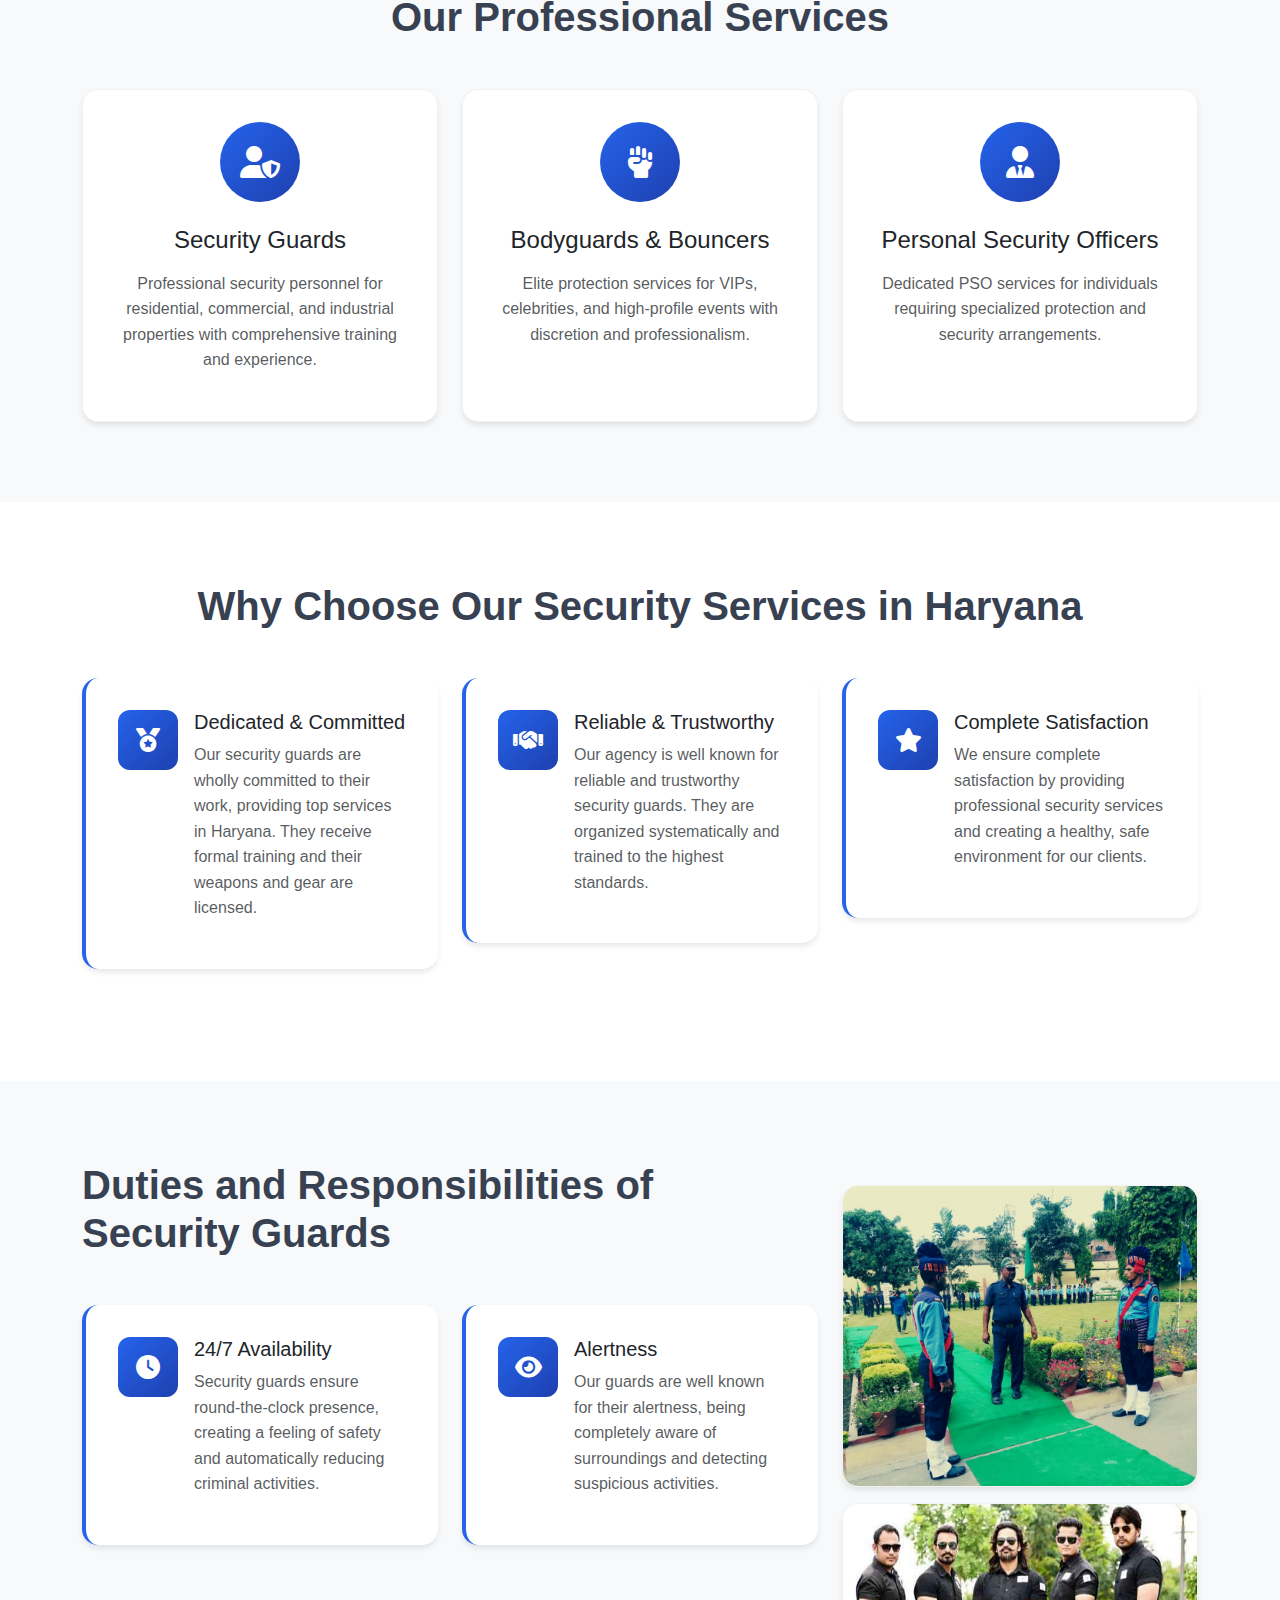
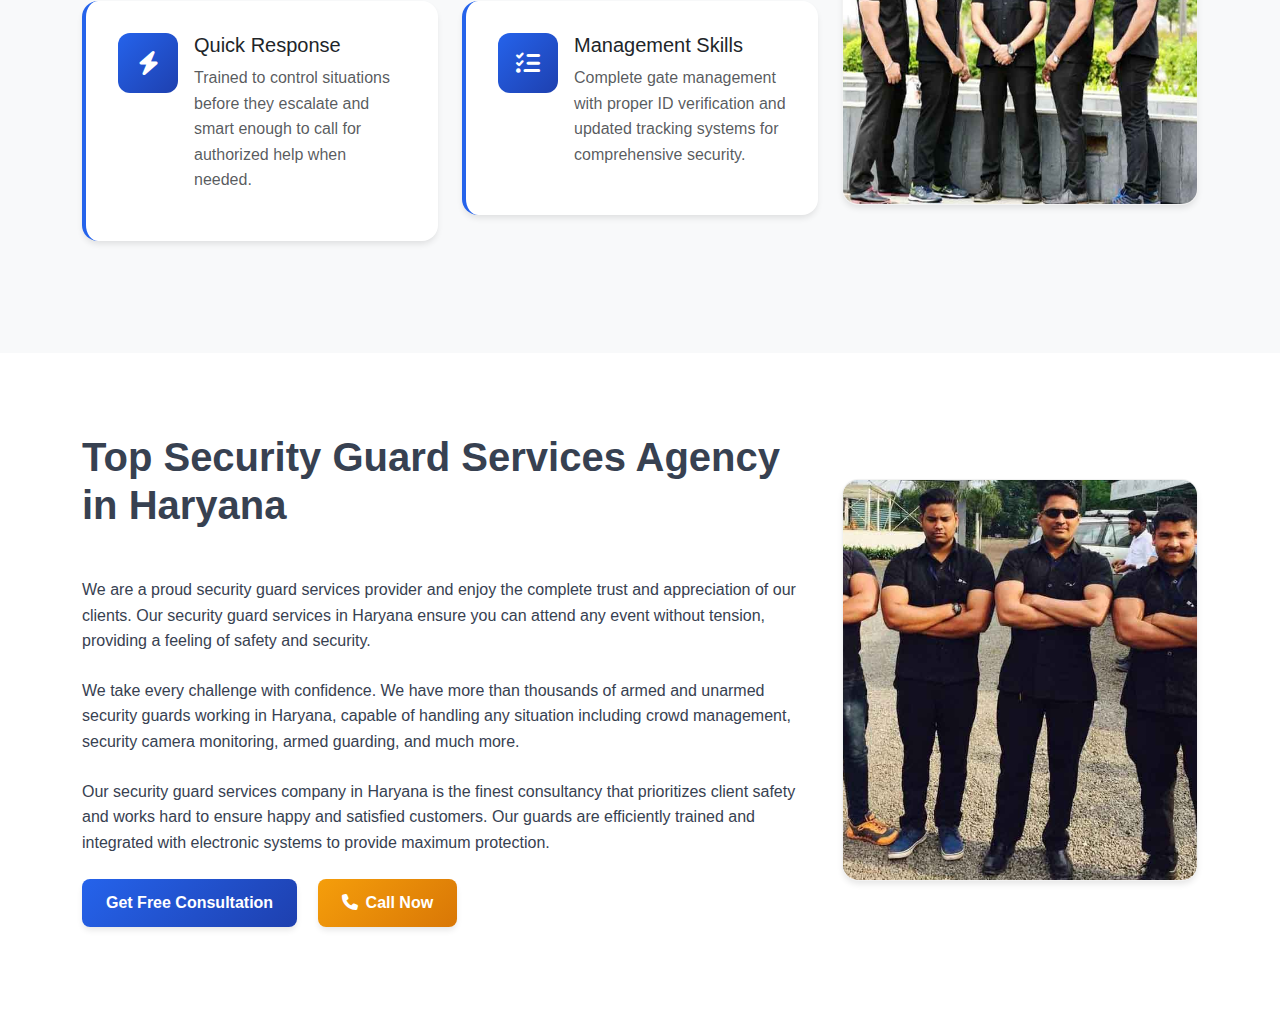
<file: security-guard-services-in-haryana.html>
<!DOCTYPE html>
<html lang="en">
<head>
<meta charset="utf-8">
<title>Finest Security Guard Services In Haryana- Your Safety Our Priority | Call us 9810208611</title>
<meta content="ALP Security is the top most security guards services provider company in Haryana. We are highly efficient and trained security guards agency at provide guards at affordable rates Call us at 9810208611." name="description" />
<meta content="security guard services in Haryana ,best security services in Haryana, security services in Haryana, security guard agency in Haryana,security guard company in Haryana,security guard office in Haryana." name="keywords" />
<meta name="robots" content="index, follow, all" />
<meta name="viewport" content="width=device-width, initial-scale=1.0">
<link rel="icon" href="favicon.png">
<link rel="stylesheet" href="https://cdnjs.cloudflare.com/ajax/libs/bootstrap/5.3.0/css/bootstrap.min.css">
<link rel="stylesheet" href="https://cdnjs.cloudflare.com/ajax/libs/font-awesome/6.4.0/css/all.min.css">
<link rel="stylesheet" href="./css4/common.css" />
</head>
<body>
<!-- Call Button -->
<div id="callme">
  <a href="tel:9711987106">
    <div id="callmeMain"></div>
  </a>
</div>

<!-- Modal -->
<div class="modal fade" id="myModal" role="dialog">
  <div class="modal-dialog modal-md">
    <div class="modal-content">
      <div class="modal-header">
        <h5 class="modal-title text-gradient">Get Free Quote</h5>
        <button type="button" class="btn-close" data-bs-dismiss="modal"></button>
      </div>
      <div class="modal-body">
        <form action="http://code.dvtpl.in/thanku.php" method="post">
          <div class="row g-3">
            <div class="col-12">
              <input name="name" class="form-control" placeholder="Your Name" type="text" required>
            </div>
            <div class="col-12">
              <input name="email" class="form-control" placeholder="Email Address" type="email" required>
            </div>
            <div class="col-12">
              <input name="mobile" class="form-control" placeholder="Mobile Number" type="tel" pattern="[0-9]{10}" maxlength="10" required>
            </div>
            <div class="col-12">
              <textarea name="msg" class="form-control" rows="4" placeholder="Your Message" required></textarea>
            </div>
            <div class="col-12">
              <button type="submit" class="btn btn-gradient w-100">Send Enquiry</button>
            </div>
          </div>
          <input name="clientMailID" type="hidden" value="alpfacility@gmail.com"/>
          <input name="loginID" type="hidden" value="0000" />
          <input name="companyName" type="hidden" value="alpsecurity" />
        </form>
      </div>
    </div>
  </div>
</div>

<!-- Top Bar -->
<div class="nav-topbar">
  <div class="container">
    <div class="d-flex justify-content-end align-items-center gap-4">
      <a href="mailto:alpfacility@gmail.com" class="small">
        <i class="fas fa-envelope"></i>
        alpfacility@gmail.com
      </a>
      <a href="tel:+919711987106" class="small">
        <i class="fas fa-phone"></i>
        9711987106
      </a>
      <a href="tel:+919810208611" class="small">
        <i class="fas fa-phone"></i>
        9810208611
      </a>
    </div>
  </div>
</div>

<!-- Navigation -->
<nav class="navbar navbar-expand-lg navbar-light fixed-top">
  <div class="container">
    <a class="navbar-brand" href="index.html">
      <img src="img/logo.png" alt="ALP Security" class="logo" style="transform: scale(2.2); transform-origin: left center;">
    </a>
    <button class="navbar-toggler" type="button" data-bs-toggle="collapse" data-bs-target="#navbarNav">
      <span class="navbar-toggler-icon"></span>
    </button>
    <div class="collapse navbar-collapse" id="navbarNav">
      <ul class="navbar-nav ms-auto">
        <li class="nav-item">
          <a class="nav-link" href="index.html">Home</a>
        </li>
        <li class="nav-item dropdown">
          <a class="nav-link dropdown-toggle active" href="#" role="button" data-bs-toggle="dropdown">
            Services
          </a>
          <ul class="dropdown-menu">
            <li><a class="dropdown-item" href="security-guard-services-in-delhi.html">Delhi</a></li>
            <li><a class="dropdown-item active" href="security-guard-services-in-haryana.html">Haryana</a></li>
            <li><a class="dropdown-item" href="security-guard-services-in-uttar-pradesh.html">Uttar Pradesh</a></li>
            <li><a class="dropdown-item" href="security-guard-services-in-uttarakhand.html">Uttarakhand</a></li>
            <li><a class="dropdown-item" href="security-guard-services-in-punjab.html">Punjab</a></li>
          </ul>
        </li>
        <li class="nav-item">
          <a class="nav-link" href="events-security.html">Events Security</a>
        </li>
        <li class="nav-item">
          <a class="nav-link" href="testimonials.html">Testimonials</a>
        </li>
        <li class="nav-item">
          <a class="nav-link" href="about-us.html">About</a>
        </li>
        <li class="nav-item">
          <a class="nav-link" href="contact-us.html">Contact</a>
        </li>
        <li class="nav-item">
          <button class="btn btn-accent ms-2" data-bs-toggle="modal" data-bs-target="#myModal">
            Get Quote
          </button>
        </li>
      </ul>
    </div>
  </div>
</nav>

  <section class="hero-section">
    <div class="container">
      <div class="row align-items-center">
        <div class="col-lg-8">
          <div class="hero-content animate-fade-up">
            <h1 class="hero-title">Security Guard Services in haryana</h1>
            <p class="hero-subtitle">Professional Security Solutions You Can Trust</p>
            <div class="mt-4">
              <button class="btn btn-accent btn-lg me-3" data-bs-toggle="modal" data-bs-target="#myModal">Get Free Quote</button>
              <a href="tel:9711987106" class="btn btn-outline-light btn-lg"><i class="fas fa-phone me-2"></i>Call Now</a>
            </div>
          </div>
        </div>
        <div class="col-lg-4">
          <div class="contact-card animate-slide-right">
            <h4 class="text-white mb-3">24/7 Emergency Contact</h4>
            <div class="contact-item"><div class="contact-icon"><i class="fas fa-phone"></i></div><a href="tel:+919711987106">9711987106</a></div>
            <div class="contact-item"><div class="contact-icon"><i class="fas fa-phone"></i></div><a href="tel:+919810208611">9810208611</a></div>
            <div class="contact-item"><div class="contact-icon"><i class="fab fa-whatsapp"></i></div><a href="https://api.whatsapp.com/send?phone=919711987106" target="_blank">WhatsApp</a></div>
            <div class="contact-item"><div class="contact-icon"><i class="fas fa-envelope"></i></div><a href="contact-us.html">Send Query</a></div>
          </div>
        </div>
      </div>
    </div>
  </section>
<!-- About Section -->
<section class="section-padding">
  <div class="container">
    <div class="row align-items-center">
      <div class="col-lg-5 mb-4 mb-lg-0">
        <div class="modern-card">
          <img src="img/security4.png" class="w-100" alt="Security Guard" style="height: 400px; object-fit: cover;">
        </div>
      </div>
      <div class="col-lg-7">
        <div class="ps-lg-4">
          <h2 class="section-title text-start">Security Guard Services In Haryana</h2>
          <p class="text-justify mb-4">Looking for dependable Security Guard Services in Haryana? We provide top-notch security solutions tailored to meet the unique needs of businesses, residential areas, and public spaces across the state. Our team of well-trained security guards ensures the protection of your assets, property, and people with professionalism and vigilance.</p>
          
          <p class="text-justify">Our guards are skilled in modern surveillance techniques, crowd management, and emergency response, making them capable of handling a wide range of security challenges. Whether you need armed or unarmed security personnel, we guarantee high-quality service that emphasizes safety, alertness, and quick response to any potential threats.</p>
        </div>
      </div>
    </div>
  </div>
</section>

<!-- Services Section -->
<section class="section-padding bg-light">
  <div class="container">
    <h2 class="section-title">Our Professional Services</h2>
    <div class="row g-4">
      <div class="col-lg-4">
        <div class="service-card">
          <div class="service-icon">
            <i class="fas fa-user-shield"></i>
          </div>
          <h4 class="text-dark mb-3">Security Guards</h4>
          <p class="text-muted">Professional security personnel for residential, commercial, and industrial properties with comprehensive training and experience.</p>
        </div>
      </div>
      <div class="col-lg-4">
        <div class="service-card">
          <div class="service-icon">
            <i class="fas fa-fist-raised"></i>
          </div>
          <h4 class="text-dark mb-3">Bodyguards & Bouncers</h4>
          <p class="text-muted">Elite protection services for VIPs, celebrities, and high-profile events with discretion and professionalism.</p>
        </div>
      </div>
      <div class="col-lg-4">
        <div class="service-card">
          <div class="service-icon">
            <i class="fas fa-user-tie"></i>
          </div>
          <h4 class="text-dark mb-3">Personal Security Officers</h4>
          <p class="text-muted">Dedicated PSO services for individuals requiring specialized protection and security arrangements.</p>
        </div>
      </div>
    </div>
  </div>
</section>

<!-- Why Choose Us Section -->
<section class="section-padding">
  <div class="container">
    <h2 class="section-title">Why Choose Our Security Services in Haryana</h2>
    <div class="row g-4">
      <div class="col-lg-4">
        <div class="feature-card">
          <div class="d-flex align-items-start">
            <div class="feature-icon">
              <i class="fas fa-medal"></i>
            </div>
            <div>
              <h5 class="text-dark mb-2">Dedicated & Committed</h5>
              <p class="text-muted">Our security guards are wholly committed to their work, providing top services in Haryana. They receive formal training and their weapons and gear are licensed.</p>
            </div>
          </div>
        </div>
      </div>
      <div class="col-lg-4">
        <div class="feature-card">
          <div class="d-flex align-items-start">
            <div class="feature-icon">
              <i class="fas fa-handshake"></i>
            </div>
            <div>
              <h5 class="text-dark mb-2">Reliable & Trustworthy</h5>
              <p class="text-muted">Our agency is well known for reliable and trustworthy security guards. They are organized systematically and trained to the highest standards.</p>
            </div>
          </div>
        </div>
      </div>
      <div class="col-lg-4">
        <div class="feature-card">
          <div class="d-flex align-items-start">
            <div class="feature-icon">
              <i class="fas fa-star"></i>
            </div>
            <div>
              <h5 class="text-dark mb-2">Complete Satisfaction</h5>
              <p class="text-muted">We ensure complete satisfaction by providing professional security services and creating a healthy, safe environment for our clients.</p>
            </div>
          </div>
        </div>
      </div>
    </div>
  </div>
</section>

<!-- Duties Section -->
<section class="section-padding bg-light">
  <div class="container">
    <div class="row">
      <div class="col-lg-8">
        <h3 class="section-title text-start">Duties and Responsibilities of Security Guards</h3>
        <div class="row g-4">
          <div class="col-md-6">
            <div class="feature-card">
              <div class="d-flex align-items-start">
                <div class="feature-icon">
                  <i class="fas fa-clock"></i>
                </div>
                <div>
                  <h5 class="text-dark mb-2">24/7 Availability</h5>
                  <p class="text-muted">Security guards ensure round-the-clock presence, creating a feeling of safety and automatically reducing criminal activities.</p>
                </div>
              </div>
            </div>
          </div>
          <div class="col-md-6">
            <div class="feature-card">
              <div class="d-flex align-items-start">
                <div class="feature-icon">
                  <i class="fas fa-eye"></i>
                </div>
                <div>
                  <h5 class="text-dark mb-2">Alertness</h5>
                  <p class="text-muted">Our guards are well known for their alertness, being completely aware of surroundings and detecting suspicious activities.</p>
                </div>
              </div>
            </div>
          </div>
          <div class="col-md-6">
            <div class="feature-card">
              <div class="d-flex align-items-start">
                <div class="feature-icon">
                  <i class="fas fa-bolt"></i>
                </div>
                <div>
                  <h5 class="text-dark mb-2">Quick Response</h5>
                  <p class="text-muted">Trained to control situations before they escalate and smart enough to call for authorized help when needed.</p>
                </div>
              </div>
            </div>
          </div>
          <div class="col-md-6">
            <div class="feature-card">
              <div class="d-flex align-items-start">
                <div class="feature-icon">
                  <i class="fas fa-tasks"></i>
                </div>
                <div>
                  <h5 class="text-dark mb-2">Management Skills</h5>
                  <p class="text-muted">Complete gate management with proper ID verification and updated tracking systems for comprehensive security.</p>
                </div>
              </div>
            </div>
          </div>
        </div>
      </div>
      <div class="col-lg-4">
        <div class="modern-card mt-4">
          <img src="img/about4.jpg" class="w-100" alt="Security" style="height: 300px; object-fit: cover;">
        </div>
        <div class="modern-card mt-3">
          <img src="img/event6.jpg" class="w-100" alt="Bouncer" style="height: 300px; object-fit: cover;">
        </div>
      </div>
    </div>
  </div>
</section>

<!-- Why We're The Best Section -->
<section class="section-padding">
  <div class="container">
    <div class="row align-items-center">
      <div class="col-lg-8">
        <h3 class="section-title text-start">Top Security Guard Services Agency in Haryana</h3>
        <p class="text-justify mb-4">We are a proud security guard services provider and enjoy the complete trust and appreciation of our clients. Our security guard services in Haryana ensure you can attend any event without tension, providing a feeling of safety and security.</p>
        
        <p class="text-justify mb-4">We take every challenge with confidence. We have more than thousands of armed and unarmed security guards working in Haryana, capable of handling any situation including crowd management, security camera monitoring, armed guarding, and much more.</p>
        
        <p class="text-justify">Our security guard services company in Haryana is the finest consultancy that prioritizes client safety and works hard to ensure happy and satisfied customers. Our guards are efficiently trained and integrated with electronic systems to provide maximum protection.</p>
        
        <div class="mt-4">
          <button class="btn btn-gradient me-3" data-bs-toggle="modal" data-bs-target="#myModal">
            Get Free Consultation
          </button>
          <a href="tel:9711987106" class="btn btn-accent">
            <i class="fas fa-phone me-2"></i>Call Now
          </a>
        </div>
      </div>
      <div class="col-lg-4">
        <div class="modern-card">
          <img src="img/event7.jpg" class="w-100" alt="Best Guard" style="height: 400px; object-fit: cover;">
        </div>
      </div>
    </div>
  </div>
</section>

<!-- Footer -->
<footer class="footer">
  <div class="container">
    <p class="text-center text-white small mb-0">© Copyright 2023 | All Rights are Reserved.</p>
  </div>
</footer>

<script src="https://cdnjs.cloudflare.com/ajax/libs/bootstrap/5.3.0/js/bootstrap.bundle.min.js"></script>
<script>
// Navbar scroll effect
window.addEventListener('scroll', function() {
  const navbar = document.querySelector('.navbar');
  if (window.scrollY > 50) {
    navbar.classList.add('scrolled');
  } else {
    navbar.classList.remove('scrolled');
  }
});

// Smooth scrolling for anchor links
document.querySelectorAll('a[href^="#"]').forEach(anchor => {
  anchor.addEventListener('click', function (e) {
    e.preventDefault();
    document.querySelector(this.getAttribute('href')).scrollIntoView({
      behavior: 'smooth'
    });
  });
});
</script>
</body>
</html>
</file>
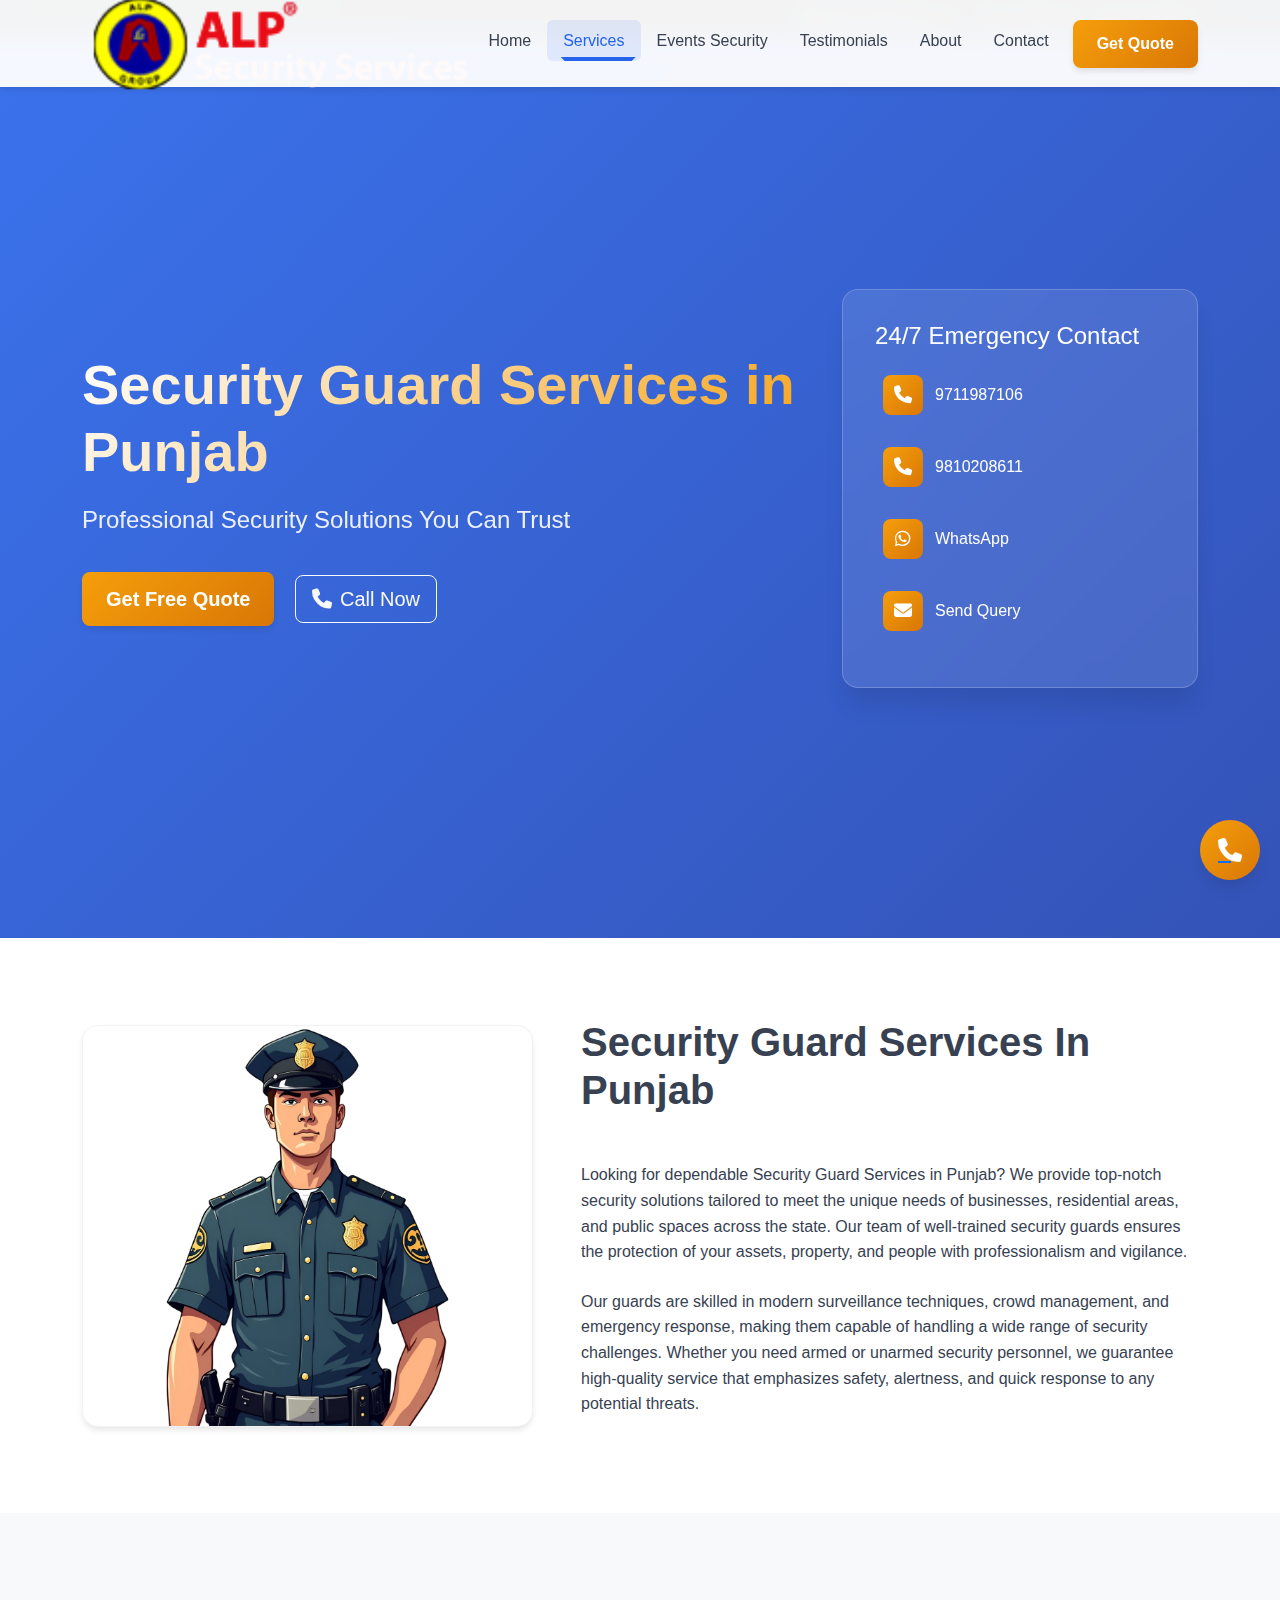
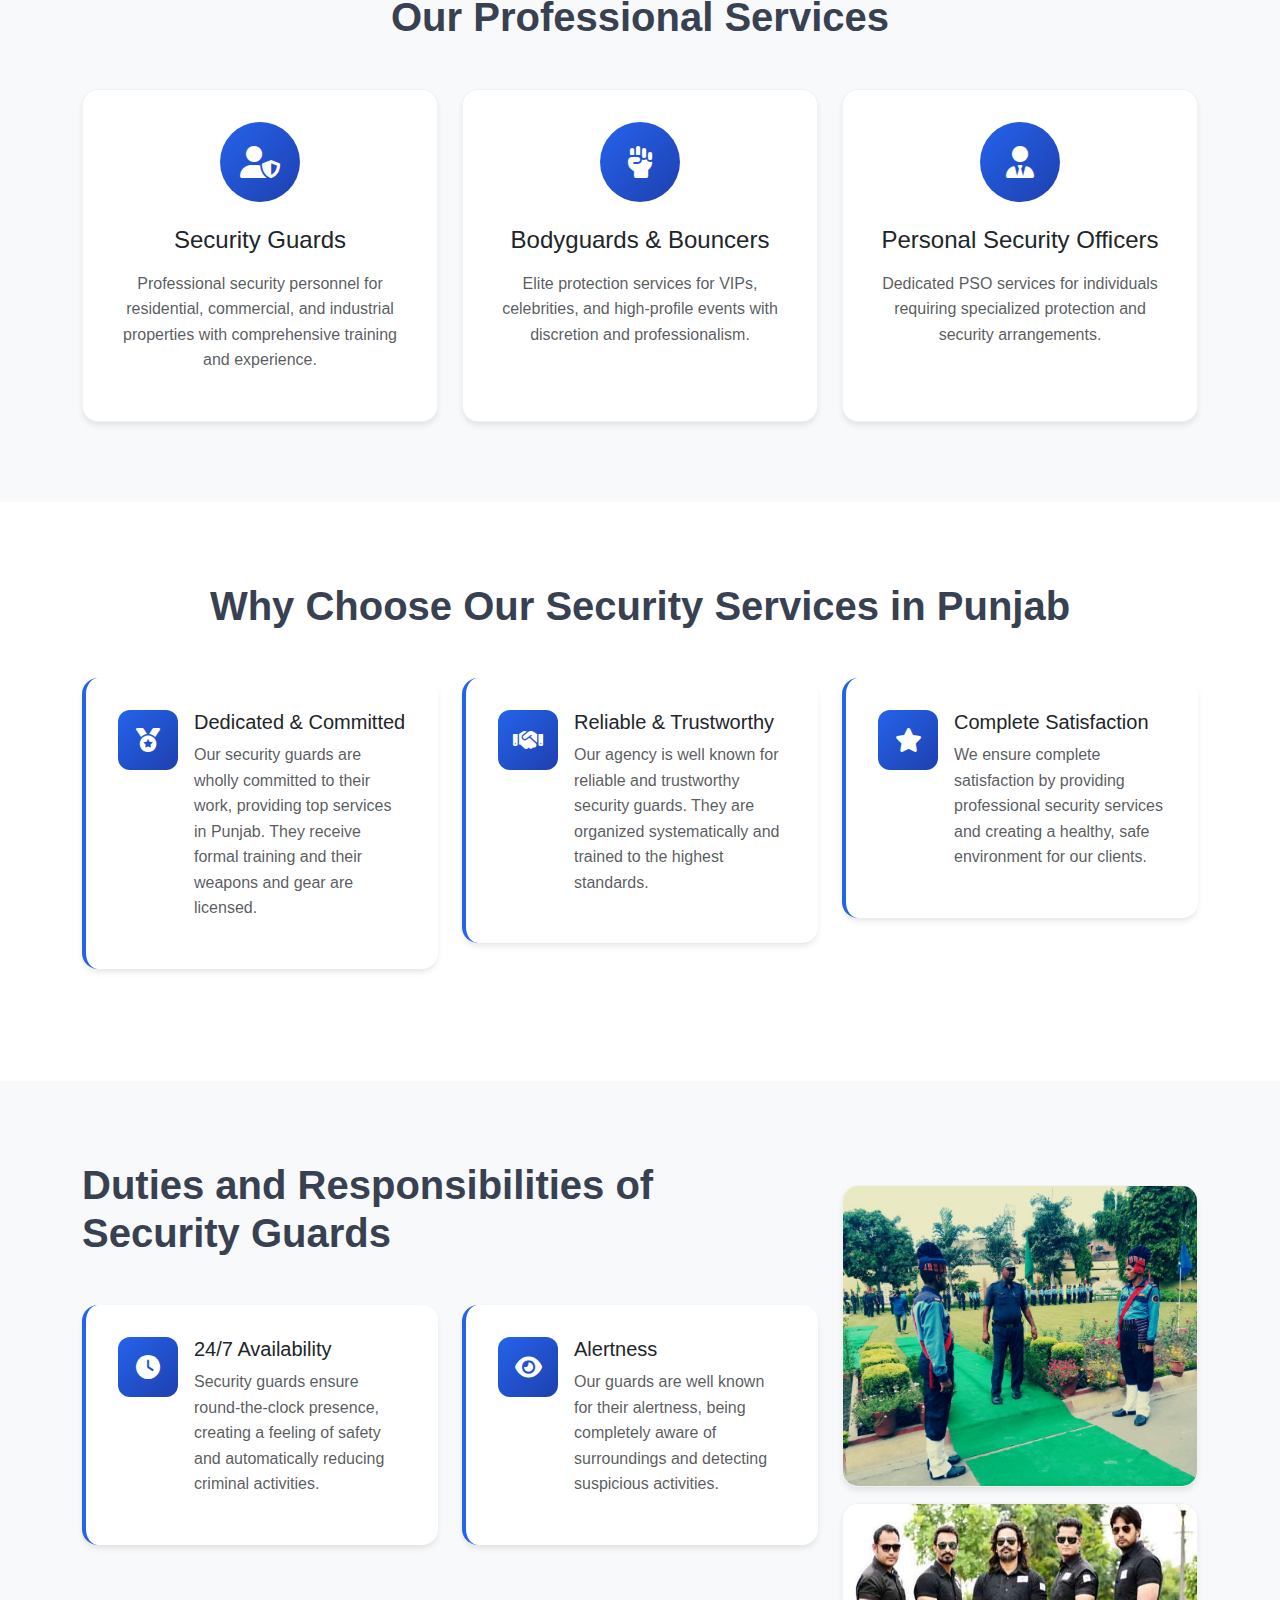
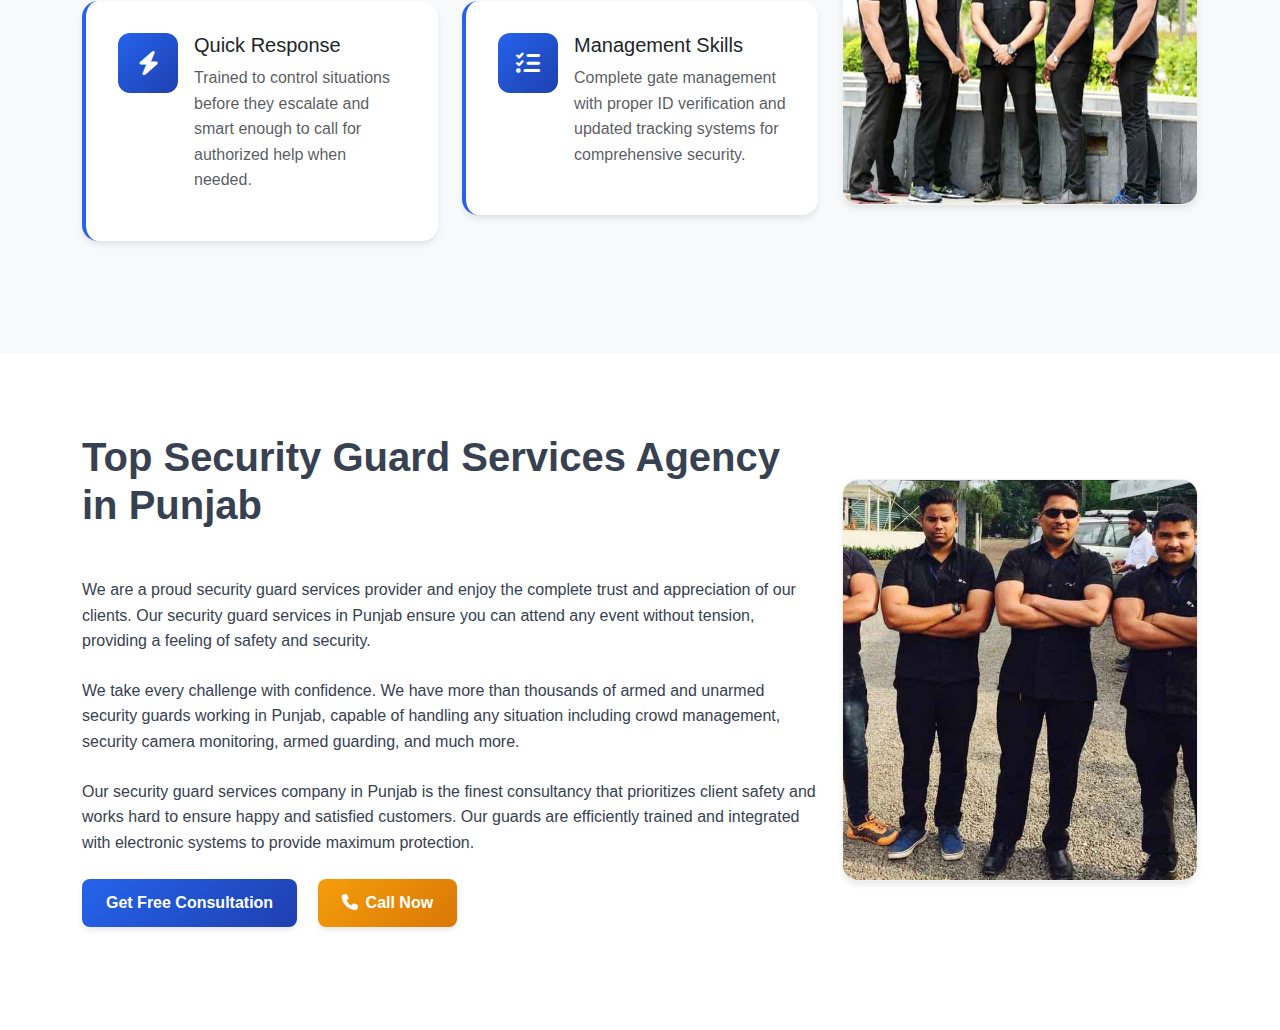
<file: security-guard-services-in-punjab.html>
<!DOCTYPE html>
<html lang="en">
<head>
<meta charset="utf-8">
<title>Finest Security Guard Services In Punjab- Your Safety Our Priority | Call us 9810208611</title>
<meta content="ALP Security is the top most security guards services provider company in Punjab. We are highly efficient and trained security guards agency at provide guards at affordable rates Call us at 9810208611." name="description" />
<meta content="security guard services in Punjab ,best security services in Punjab, security services in Punjab, security guard agency in Punjab,security guard company in Punjab,security guard office in Punjab." name="keywords" />
<meta name="robots" content="index, follow, all" />
<meta name="viewport" content="width=device-width, initial-scale=1.0">
<link rel="icon" href="favicon.png">
<link rel="stylesheet" href="https://cdnjs.cloudflare.com/ajax/libs/bootstrap/5.3.0/css/bootstrap.min.css">
<link rel="stylesheet" href="https://cdnjs.cloudflare.com/ajax/libs/font-awesome/6.4.0/css/all.min.css">
<link rel="stylesheet" href="./css4/common.css" />
</head>
<body>
<!-- Call Button -->
<div id="callme">
  <a href="tel:9711987106">
    <div id="callmeMain"></div>
  </a>
</div>

<!-- Modal -->
<div class="modal fade" id="myModal" role="dialog">
  <div class="modal-dialog modal-md">
    <div class="modal-content">
      <div class="modal-header">
        <h5 class="modal-title text-gradient">Get Free Quote</h5>
        <button type="button" class="btn-close" data-bs-dismiss="modal"></button>
      </div>
      <div class="modal-body">
        <form action="http://code.dvtpl.in/thanku.php" method="post">
          <div class="row g-3">
            <div class="col-12">
              <input name="name" class="form-control" placeholder="Your Name" type="text" required>
            </div>
            <div class="col-12">
              <input name="email" class="form-control" placeholder="Email Address" type="email" required>
            </div>
            <div class="col-12">
              <input name="mobile" class="form-control" placeholder="Mobile Number" type="tel" pattern="[0-9]{10}" maxlength="10" required>
            </div>
            <div class="col-12">
              <textarea name="msg" class="form-control" rows="4" placeholder="Your Message" required></textarea>
            </div>
            <div class="col-12">
              <button type="submit" class="btn btn-gradient w-100">Send Enquiry</button>
            </div>
          </div>
          <input name="clientMailID" type="hidden" value="alpfacility@gmail.com"/>
          <input name="loginID" type="hidden" value="0000" />
          <input name="companyName" type="hidden" value="alpsecurity" />
        </form>
      </div>
    </div>
  </div>
</div>

<!-- Top Bar -->
<div class="nav-topbar">
  <div class="container">
    <div class="d-flex justify-content-end align-items-center gap-4">
      <a href="mailto:alpfacility@gmail.com" class="small">
        <i class="fas fa-envelope"></i>
        alpfacility@gmail.com
      </a>
      <a href="tel:+919711987106" class="small">
        <i class="fas fa-phone"></i>
        9711987106
      </a>
      <a href="tel:+919810208611" class="small">
        <i class="fas fa-phone"></i>
        9810208611
      </a>
    </div>
  </div>
</div>

<!-- Navigation -->
<nav class="navbar navbar-expand-lg navbar-light fixed-top">
  <div class="container">
    <a class="navbar-brand" href="index.html">
      <img src="img/logo.png" alt="ALP Security" class="logo" style="transform: scale(2.2); transform-origin: left center;">
    </a>
    <button class="navbar-toggler" type="button" data-bs-toggle="collapse" data-bs-target="#navbarNav">
      <span class="navbar-toggler-icon"></span>
    </button>
    <div class="collapse navbar-collapse" id="navbarNav">
      <ul class="navbar-nav ms-auto">
        <li class="nav-item">
          <a class="nav-link" href="index.html">Home</a>
        </li>
        <li class="nav-item dropdown">
          <a class="nav-link dropdown-toggle active" href="#" role="button" data-bs-toggle="dropdown">
            Services
          </a>
          <ul class="dropdown-menu">
            <li><a class="dropdown-item" href="security-guard-services-in-delhi.html">Delhi</a></li>
            <li><a class="dropdown-item" href="security-guard-services-in-haryana.html">Haryana</a></li>
            <li><a class="dropdown-item " href="security-guard-services-in-uttar-pradesh.html">Uttar Pradesh</a></li>
            <li><a class="dropdown-item" href="security-guard-services-in-uttarakhand.html">Uttarakhand</a></li>
            <li><a class="dropdown-item active" href="security-guard-services-in-punjab.html">Punjab</a></li>
          </ul>
        </li>
        <li class="nav-item">
          <a class="nav-link" href="events-security.html">Events Security</a>
        </li>
        <li class="nav-item">
          <a class="nav-link" href="testimonials.html">Testimonials</a>
        </li>
        <li class="nav-item">
          <a class="nav-link" href="about-us.html">About</a>
        </li>
        <li class="nav-item">
          <a class="nav-link" href="contact-us.html">Contact</a>
        </li>
        <li class="nav-item">
          <button class="btn btn-accent ms-2" data-bs-toggle="modal" data-bs-target="#myModal">
            Get Quote
          </button>
        </li>
      </ul>
    </div>
  </div>
</nav>

<!-- Hero Section -->
  <section class="hero-section">
    <div class="container">
      <div class="row align-items-center">
        <div class="col-lg-8">
          <div class="hero-content animate-fade-up">
            <h1 class="hero-title">Security Guard Services in Punjab</h1>
            <p class="hero-subtitle">Professional Security Solutions You Can Trust</p>
            <div class="mt-4">
              <button class="btn btn-accent btn-lg me-3" data-bs-toggle="modal" data-bs-target="#myModal">Get Free Quote</button>
              <a href="tel:9711987106" class="btn btn-outline-light btn-lg"><i class="fas fa-phone me-2"></i>Call Now</a>
            </div>
          </div>
        </div>
        <div class="col-lg-4">
          <div class="contact-card animate-slide-right">
            <h4 class="text-white mb-3">24/7 Emergency Contact</h4>
            <div class="contact-item"><div class="contact-icon"><i class="fas fa-phone"></i></div><a href="tel:+919711987106">9711987106</a></div>
            <div class="contact-item"><div class="contact-icon"><i class="fas fa-phone"></i></div><a href="tel:+919810208611">9810208611</a></div>
            <div class="contact-item"><div class="contact-icon"><i class="fab fa-whatsapp"></i></div><a href="https://api.whatsapp.com/send?phone=919711987106" target="_blank">WhatsApp</a></div>
            <div class="contact-item"><div class="contact-icon"><i class="fas fa-envelope"></i></div><a href="contact-us.html">Send Query</a></div>
          </div>
        </div>
      </div>
    </div>
  </section>

<!-- About Section -->
<section class="section-padding">
  <div class="container">
    <div class="row align-items-center">
      <div class="col-lg-5 mb-4 mb-lg-0">
        <div class="modern-card">
          <img src="img/security4.png" class="w-100" alt="Security Guard" style="height: 400px; object-fit: cover;">
        </div>
      </div>
      <div class="col-lg-7">
        <div class="ps-lg-4">
          <h2 class="section-title text-start">Security Guard Services In Punjab</h2>
          <p class="text-justify mb-4">Looking for dependable Security Guard Services in Punjab? We provide top-notch security solutions tailored to meet the unique needs of businesses, residential areas, and public spaces across the state. Our team of well-trained security guards ensures the protection of your assets, property, and people with professionalism and vigilance.</p>
          
          <p class="text-justify">Our guards are skilled in modern surveillance techniques, crowd management, and emergency response, making them capable of handling a wide range of security challenges. Whether you need armed or unarmed security personnel, we guarantee high-quality service that emphasizes safety, alertness, and quick response to any potential threats.</p>
        </div>
      </div>
    </div>
  </div>
</section>

<!-- Services Section -->
<section class="section-padding bg-light">
  <div class="container">
    <h2 class="section-title">Our Professional Services</h2>
    <div class="row g-4">
      <div class="col-lg-4">
        <div class="service-card">
          <div class="service-icon">
            <i class="fas fa-user-shield"></i>
          </div>
          <h4 class="text-dark mb-3">Security Guards</h4>
          <p class="text-muted">Professional security personnel for residential, commercial, and industrial properties with comprehensive training and experience.</p>
        </div>
      </div>
      <div class="col-lg-4">
        <div class="service-card">
          <div class="service-icon">
            <i class="fas fa-fist-raised"></i>
          </div>
          <h4 class="text-dark mb-3">Bodyguards & Bouncers</h4>
          <p class="text-muted">Elite protection services for VIPs, celebrities, and high-profile events with discretion and professionalism.</p>
        </div>
      </div>
      <div class="col-lg-4">
        <div class="service-card">
          <div class="service-icon">
            <i class="fas fa-user-tie"></i>
          </div>
          <h4 class="text-dark mb-3">Personal Security Officers</h4>
          <p class="text-muted">Dedicated PSO services for individuals requiring specialized protection and security arrangements.</p>
        </div>
      </div>
    </div>
  </div>
</section>

<!-- Why Choose Us Section -->
<section class="section-padding">
  <div class="container">
    <h2 class="section-title">Why Choose Our Security Services in Punjab</h2>
    <div class="row g-4">
      <div class="col-lg-4">
        <div class="feature-card">
          <div class="d-flex align-items-start">
            <div class="feature-icon">
              <i class="fas fa-medal"></i>
            </div>
            <div>
              <h5 class="text-dark mb-2">Dedicated & Committed</h5>
              <p class="text-muted">Our security guards are wholly committed to their work, providing top services in Punjab. They receive formal training and their weapons and gear are licensed.</p>
            </div>
          </div>
        </div>
      </div>
      <div class="col-lg-4">
        <div class="feature-card">
          <div class="d-flex align-items-start">
            <div class="feature-icon">
              <i class="fas fa-handshake"></i>
            </div>
            <div>
              <h5 class="text-dark mb-2">Reliable & Trustworthy</h5>
              <p class="text-muted">Our agency is well known for reliable and trustworthy security guards. They are organized systematically and trained to the highest standards.</p>
            </div>
          </div>
        </div>
      </div>
      <div class="col-lg-4">
        <div class="feature-card">
          <div class="d-flex align-items-start">
            <div class="feature-icon">
              <i class="fas fa-star"></i>
            </div>
            <div>
              <h5 class="text-dark mb-2">Complete Satisfaction</h5>
              <p class="text-muted">We ensure complete satisfaction by providing professional security services and creating a healthy, safe environment for our clients.</p>
            </div>
          </div>
        </div>
      </div>
    </div>
  </div>
</section>

<!-- Duties Section -->
<section class="section-padding bg-light">
  <div class="container">
    <div class="row">
      <div class="col-lg-8">
        <h3 class="section-title text-start">Duties and Responsibilities of Security Guards</h3>
        <div class="row g-4">
          <div class="col-md-6">
            <div class="feature-card">
              <div class="d-flex align-items-start">
                <div class="feature-icon">
                  <i class="fas fa-clock"></i>
                </div>
                <div>
                  <h5 class="text-dark mb-2">24/7 Availability</h5>
                  <p class="text-muted">Security guards ensure round-the-clock presence, creating a feeling of safety and automatically reducing criminal activities.</p>
                </div>
              </div>
            </div>
          </div>
          <div class="col-md-6">
            <div class="feature-card">
              <div class="d-flex align-items-start">
                <div class="feature-icon">
                  <i class="fas fa-eye"></i>
                </div>
                <div>
                  <h5 class="text-dark mb-2">Alertness</h5>
                  <p class="text-muted">Our guards are well known for their alertness, being completely aware of surroundings and detecting suspicious activities.</p>
                </div>
              </div>
            </div>
          </div>
          <div class="col-md-6">
            <div class="feature-card">
              <div class="d-flex align-items-start">
                <div class="feature-icon">
                  <i class="fas fa-bolt"></i>
                </div>
                <div>
                  <h5 class="text-dark mb-2">Quick Response</h5>
                  <p class="text-muted">Trained to control situations before they escalate and smart enough to call for authorized help when needed.</p>
                </div>
              </div>
            </div>
          </div>
          <div class="col-md-6">
            <div class="feature-card">
              <div class="d-flex align-items-start">
                <div class="feature-icon">
                  <i class="fas fa-tasks"></i>
                </div>
                <div>
                  <h5 class="text-dark mb-2">Management Skills</h5>
                  <p class="text-muted">Complete gate management with proper ID verification and updated tracking systems for comprehensive security.</p>
                </div>
              </div>
            </div>
          </div>
        </div>
      </div>
      <div class="col-lg-4">
        <div class="modern-card mt-4">
          <img src="img/about4.jpg" class="w-100" alt="Security" style="height: 300px; object-fit: cover;">
        </div>
        <div class="modern-card mt-3">
          <img src="img/event6.jpg" class="w-100" alt="Bouncer" style="height: 300px; object-fit: cover;">
        </div>
      </div>
    </div>
  </div>
</section>

<!-- Why We're The Best Section -->
<section class="section-padding">
  <div class="container">
    <div class="row align-items-center">
      <div class="col-lg-8">
        <h3 class="section-title text-start">Top Security Guard Services Agency in Punjab</h3>
        <p class="text-justify mb-4">We are a proud security guard services provider and enjoy the complete trust and appreciation of our clients. Our security guard services in Punjab ensure you can attend any event without tension, providing a feeling of safety and security.</p>
        
        <p class="text-justify mb-4">We take every challenge with confidence. We have more than thousands of armed and unarmed security guards working in Punjab, capable of handling any situation including crowd management, security camera monitoring, armed guarding, and much more.</p>
        
        <p class="text-justify">Our security guard services company in Punjab is the finest consultancy that prioritizes client safety and works hard to ensure happy and satisfied customers. Our guards are efficiently trained and integrated with electronic systems to provide maximum protection.</p>
        
        <div class="mt-4">
          <button class="btn btn-gradient me-3" data-bs-toggle="modal" data-bs-target="#myModal">
            Get Free Consultation
          </button>
          <a href="tel:9711987106" class="btn btn-accent">
            <i class="fas fa-phone me-2"></i>Call Now
          </a>
        </div>
      </div>
      <div class="col-lg-4">
        <div class="modern-card">
          <img src="img/event7.jpg" class="w-100" alt="Best Guard" style="height: 400px; object-fit: cover;">
        </div>
      </div>
    </div>
  </div>
</section>

<!-- Footer -->
<footer class="footer">
  <div class="container">
    <p class="text-center text-white small mb-0">© Copyright 2023 | All Rights are Reserved.</p>
  </div>
</footer>

<script src="https://cdnjs.cloudflare.com/ajax/libs/bootstrap/5.3.0/js/bootstrap.bundle.min.js"></script>
<script>
// Navbar scroll effect
window.addEventListener('scroll', function() {
  const navbar = document.querySelector('.navbar');
  if (window.scrollY > 50) {
    navbar.classList.add('scrolled');
  } else {
    navbar.classList.remove('scrolled');
  }
});

// Smooth scrolling for anchor links
document.querySelectorAll('a[href^="#"]').forEach(anchor => {
  anchor.addEventListener('click', function (e) {
    e.preventDefault();
    document.querySelector(this.getAttribute('href')).scrollIntoView({
      behavior: 'smooth'
    });
  });
});
</script>
</body>
</html>
</file>
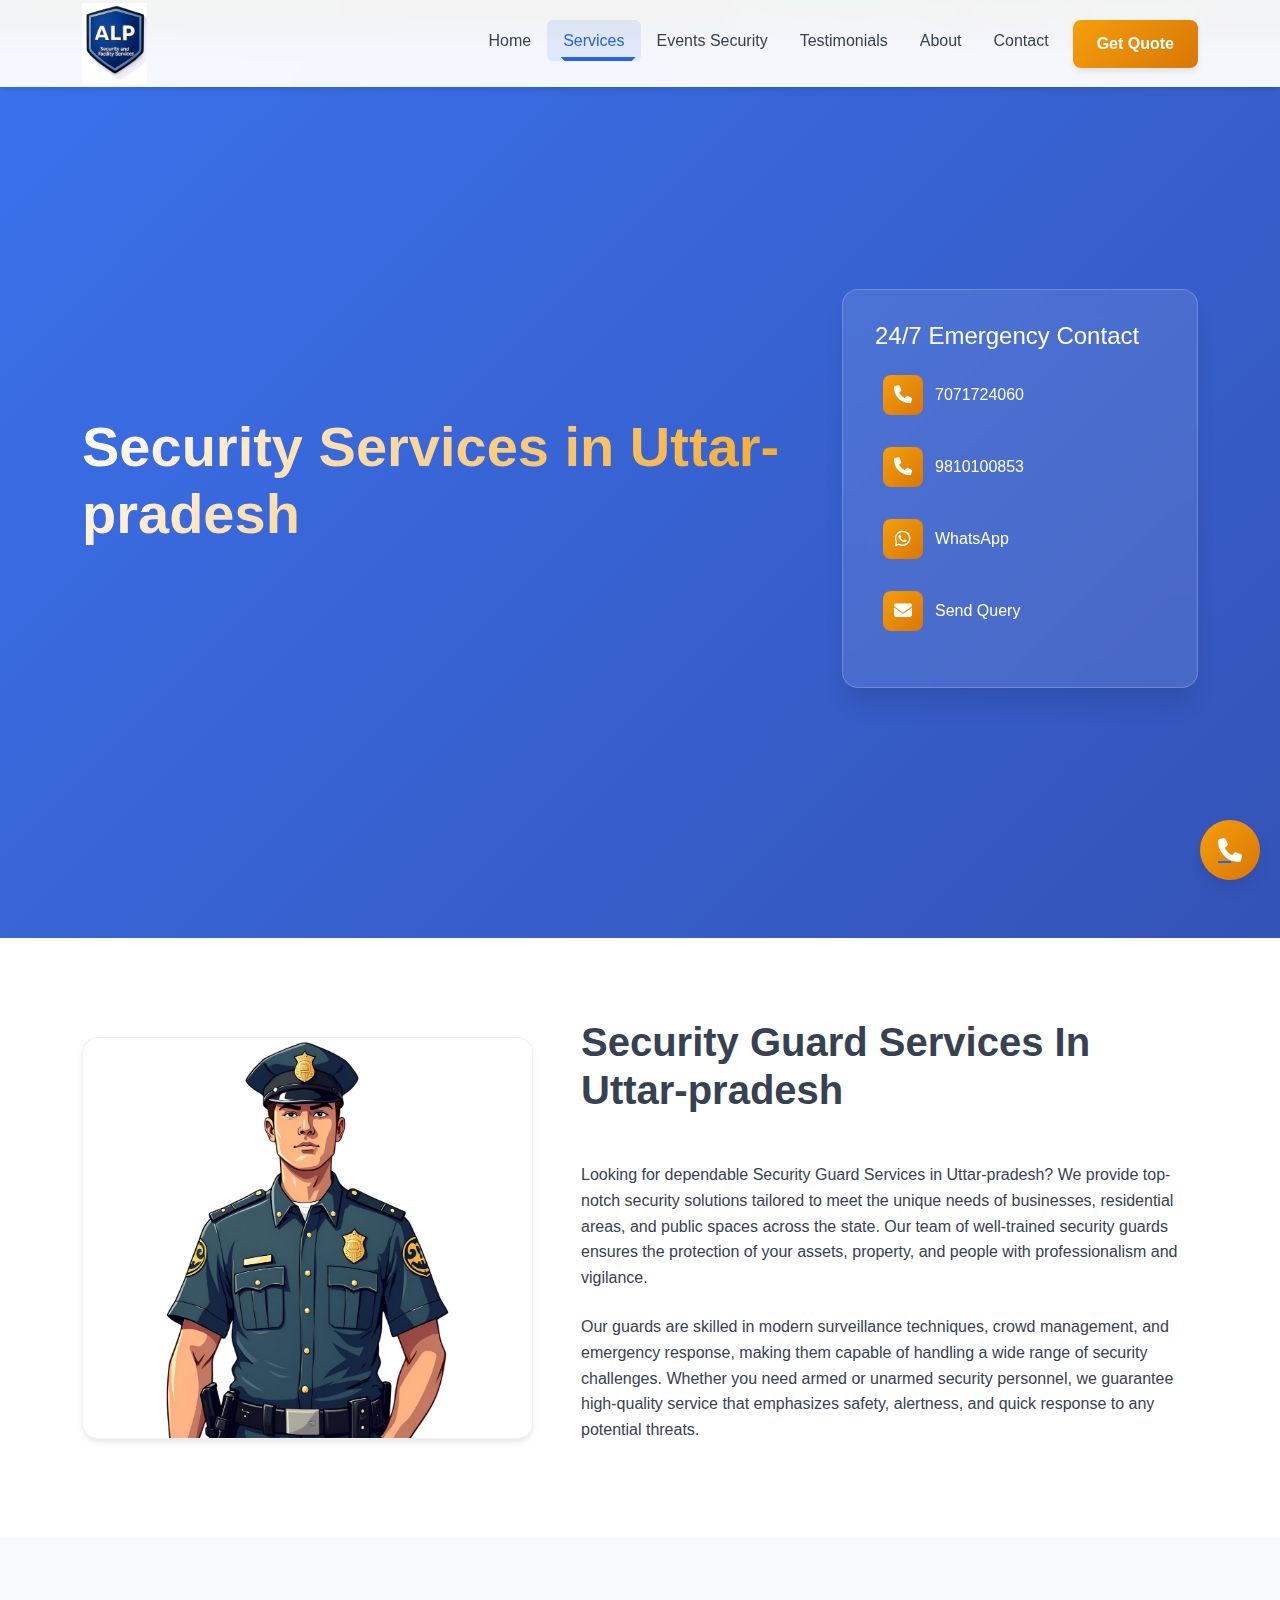
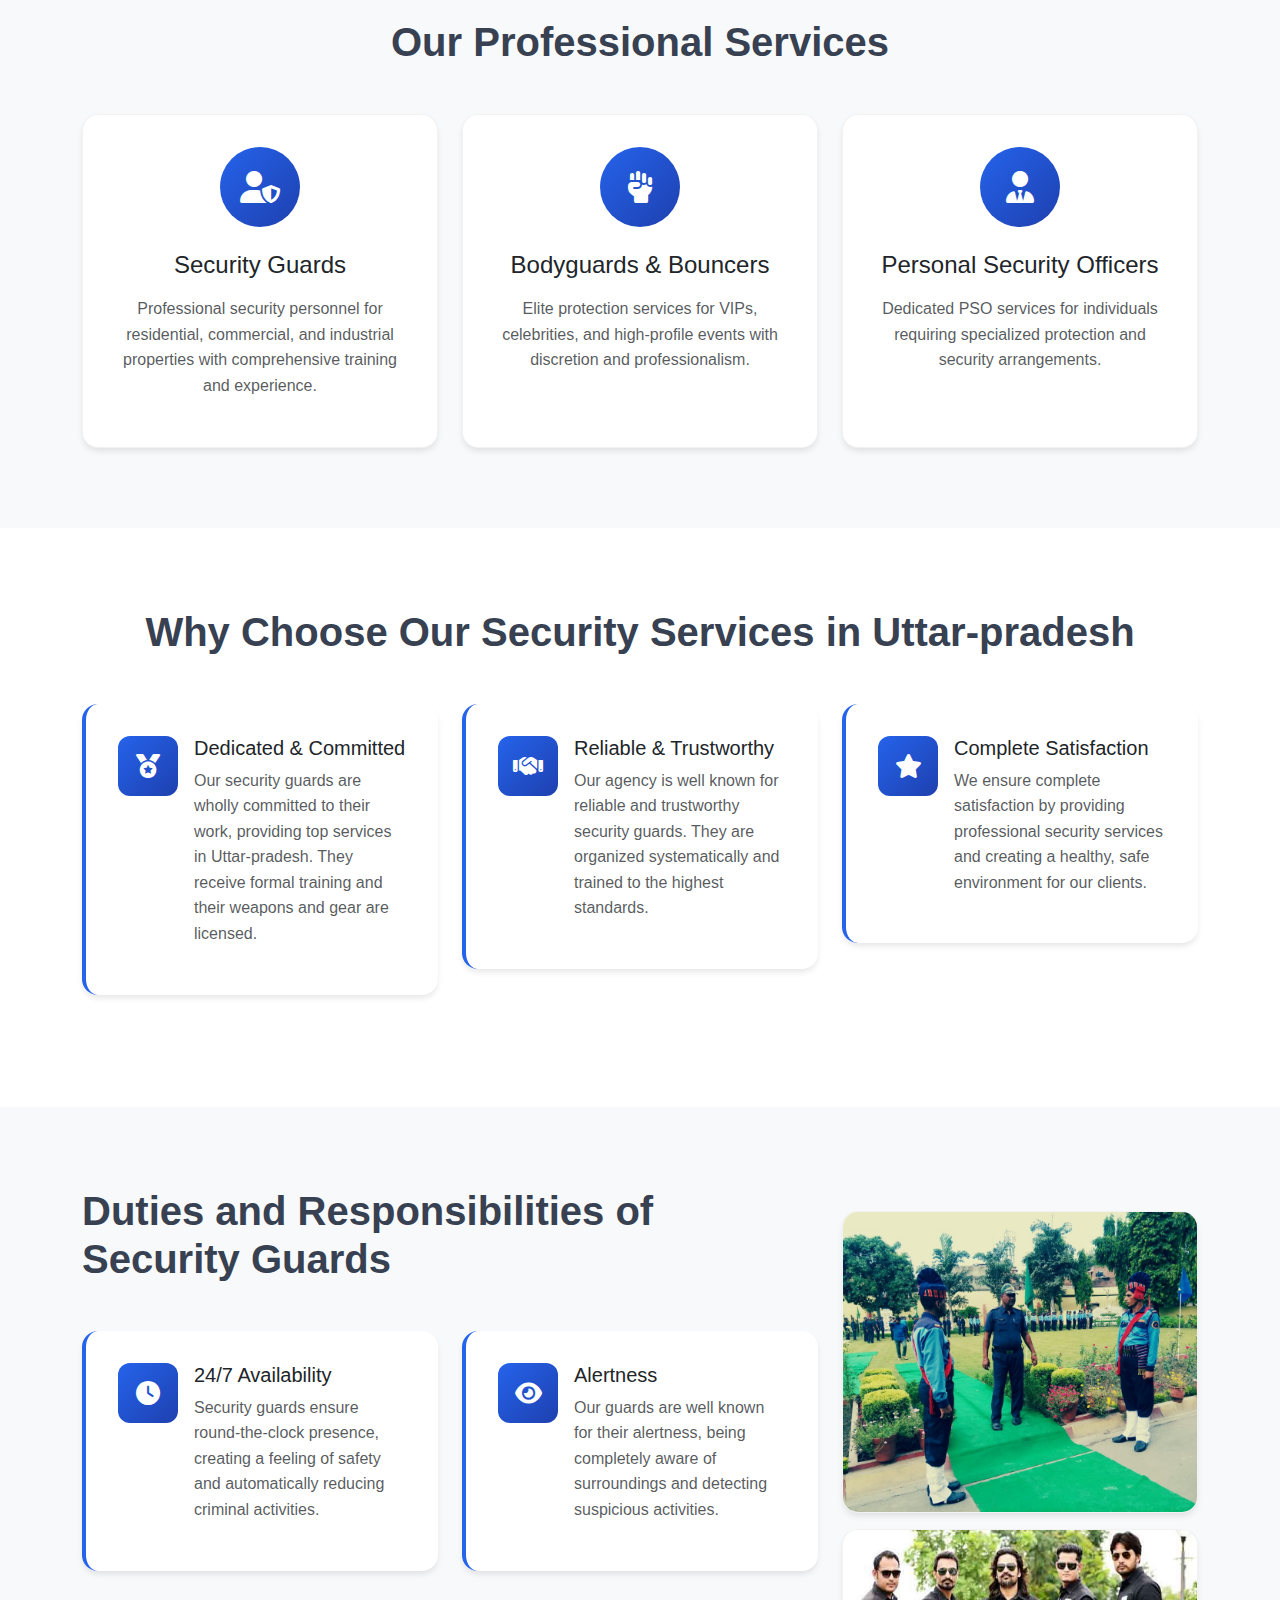
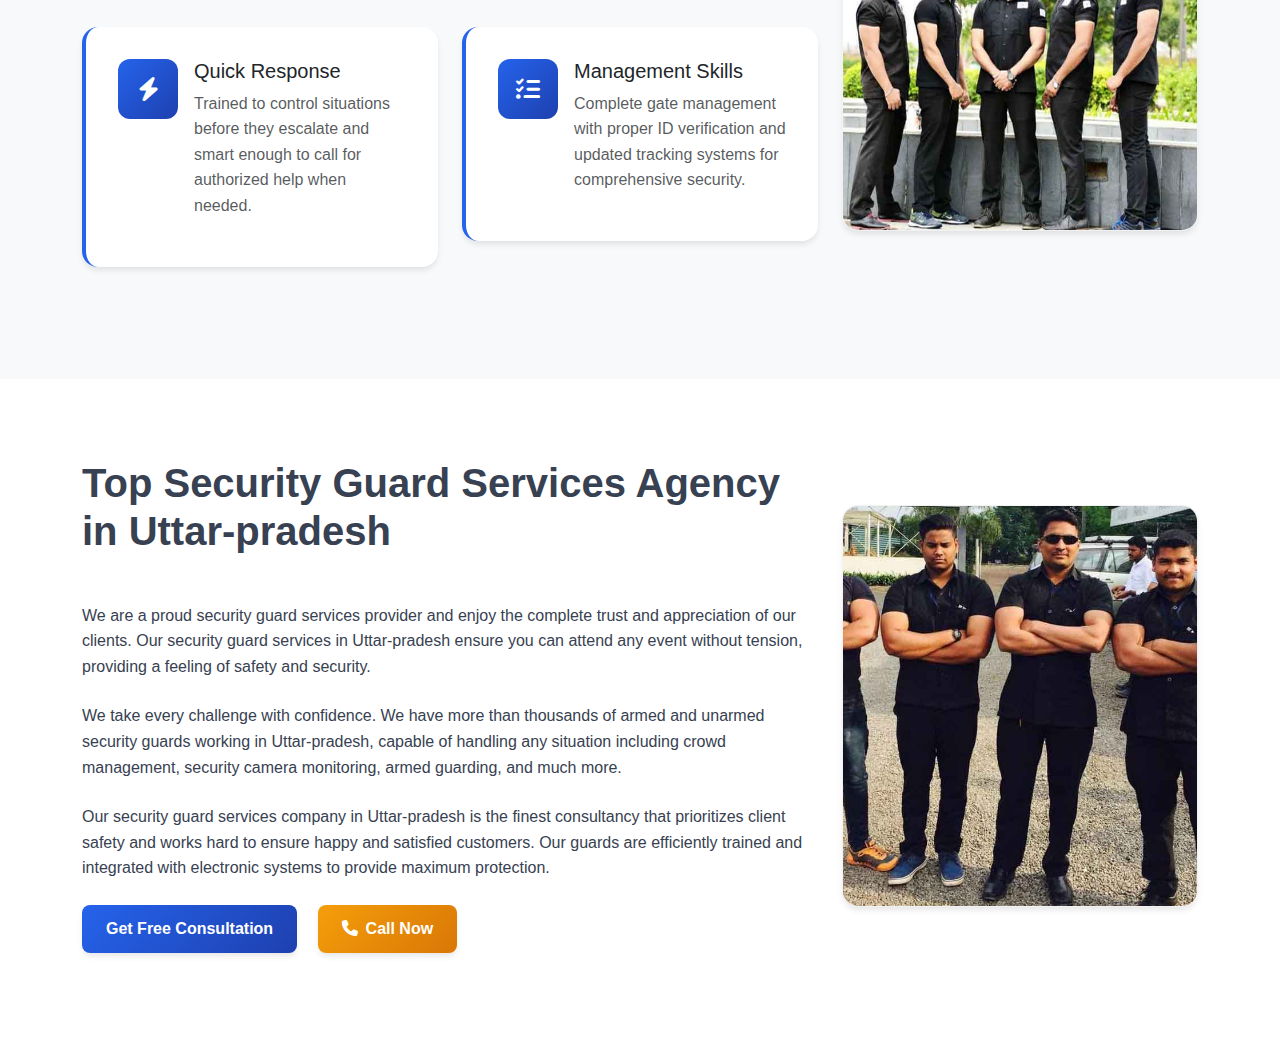
<file: security-guard-services-in-uttar-pradesh.html>
<!DOCTYPE html>
<html lang="en">
<head>
<meta charset="utf-8">
<title>Finest Security Guard Services In Uttar-pradesh- Your Safety Our Priority | Call us 9810100853</title>
<meta content="ALP Security is the top most security guards services provider company in Uttar-pradesh. We are highly efficient and trained security guards agency at provide guards at affordable rates Call us at 9810100853." name="description" />
<meta content="security guard services in Uttar-pradesh ,best security services in Uttar-pradesh, security services in Uttar-pradesh, security guard agency in Uttar-pradesh,security guard company in Uttar-pradesh,security guard office in Uttar-pradesh." name="keywords" />
<meta name="robots" content="index, follow, all" />
<meta name="viewport" content="width=device-width, initial-scale=1.0">
<link rel="icon" href="favicon.png">
<link rel="stylesheet" href="https://cdnjs.cloudflare.com/ajax/libs/bootstrap/5.3.0/css/bootstrap.min.css">
<link rel="stylesheet" href="https://cdnjs.cloudflare.com/ajax/libs/font-awesome/6.4.0/css/all.min.css">
<link rel="stylesheet" href="./css4/common.css" />
</head>
<body>
<!-- Call Button -->
<div id="callme">
  <a href="tel:7071724060">
    <div id="callmeMain"></div>
  </a>
</div>

<!-- Modal -->
<div class="modal fade" id="myModal" role="dialog">
  <div class="modal-dialog modal-md">
    <div class="modal-content">
      <div class="modal-header">
        <h5 class="modal-title text-gradient">Get Free Quote</h5>
        <button type="button" class="btn-close" data-bs-dismiss="modal"></button>
      </div>
      <div class="modal-body">
        <form action="http://code.dvtpl.in/thanku.php" method="post">
          <div class="row g-3">
            <div class="col-12">
              <input name="name" class="form-control" placeholder="Your Name" type="text" required>
            </div>
            <div class="col-12">
              <input name="email" class="form-control" placeholder="Email Address" type="email" required>
            </div>
            <div class="col-12">
              <input name="mobile" class="form-control" placeholder="Mobile Number" type="tel" pattern="[0-9]{10}" maxlength="10" required>
            </div>
            <div class="col-12">
              <textarea name="msg" class="form-control" rows="4" placeholder="Your Message" required></textarea>
            </div>
            <div class="col-12">
              <button type="submit" class="btn btn-gradient w-100">Send Enquiry</button>
            </div>
          </div>
          <input name="clientMailID" type="hidden" value="alpsecurityservices@gmail.com"/>
          <input name="loginID" type="hidden" value="0000" />
          <input name="companyName" type="hidden" value="alpsecurity" />
        </form>
      </div>
    </div>
  </div>
</div>

<!-- Top Bar -->
<div class="nav-topbar">
  <div class="container">
    <div class="d-flex justify-content-end align-items-center gap-4">
      <a href="mailto:alpsecurityservices@gmail.com" class="small">
        <i class="fas fa-envelope"></i>
        alpsecurityservices@gmail.com
      </a>
      <a href="tel:+917071724060" class="small">
        <i class="fas fa-phone"></i>
        7071724060
      </a>
      <a href="tel:+919810100853" class="small">
        <i class="fas fa-phone"></i>
        9810100853
      </a>
    </div>
  </div>
</div>

<!-- Navigation -->
<nav class="navbar navbar-expand-lg navbar-light fixed-top">
  <div class="container">
    <a class="navbar-brand" href="index.html">
      <img src="img/logo.jpg" alt="ALP Security" class="logo" style="transform: scale(1.8); transform-origin: left center;">
    </a>
    <button class="navbar-toggler" type="button" data-bs-toggle="collapse" data-bs-target="#navbarNav">
      <span class="navbar-toggler-icon"></span>
    </button>
    <div class="collapse navbar-collapse" id="navbarNav">
      <ul class="navbar-nav ms-auto">
        <li class="nav-item">
          <a class="nav-link" href="index.html">Home</a>
        </li>
        <li class="nav-item dropdown">
          <a class="nav-link dropdown-toggle active" href="#" role="button" data-bs-toggle="dropdown">
            Services
          </a>
          <ul class="dropdown-menu">
            <li><a class="dropdown-item" href="security-guard-services-in-delhi.html">Delhi</a></li>
            <li><a class="dropdown-item" href="security-guard-services-in-haryana.html">Haryana</a></li>
            <li><a class="dropdown-item active" href="security-guard-services-in-uttar-pradesh.html">Uttar Pradesh</a></li>
            <li><a class="dropdown-item" href="security-guard-services-in-uttarakhand.html">Uttarakhand</a></li>
            <li><a class="dropdown-item" href="security-guard-services-in-punjab.html">Punjab</a></li>
          </ul>
        </li>
        <li class="nav-item">
          <a class="nav-link" href="events-security.html">Events Security</a>
        </li>
        <li class="nav-item">
          <a class="nav-link" href="testimonials.html">Testimonials</a>
        </li>
        <li class="nav-item">
          <a class="nav-link" href="about-us.html">About</a>
        </li>
        <li class="nav-item">
          <a class="nav-link" href="contact-us.html">Contact</a>
        </li>
        <li class="nav-item">
          <button class="btn btn-accent ms-2" data-bs-toggle="modal" data-bs-target="#myModal">
            Get Quote
          </button>
        </li>
      </ul>
    </div>
  </div>
</nav>

<!-- Hero Section -->
<section class="hero-section">
  <div class="container">
    <div class="row align-items-center">
      <div class="col-lg-8">
        <div class="hero-content animate-fade-up">
          <h1 class="hero-title">Security Services in Uttar-pradesh</h1>
        </div>
      </div>
      <div class="col-lg-4">
        <div class="contact-card animate-slide-right">
          <h4 class="text-white mb-3">24/7 Emergency Contact</h4>
          <div class="contact-item">
            <div class="contact-icon">
              <i class="fas fa-phone"></i>
            </div>
            <a href="tel:+917071724060">7071724060</a>
          </div>
          <div class="contact-item">
            <div class="contact-icon">
              <i class="fas fa-phone"></i>
            </div>
            <a href="tel:+919810100853">9810100853</a>
          </div>
          <div class="contact-item">
            <div class="contact-icon">
              <i class="fab fa-whatsapp"></i>
            </div>
            <a href="https://api.whatsapp.com/send?text=Query%20from%20alpsecurity.in&phone=919810100853" target="_blank">WhatsApp</a>
          </div>
          <div class="contact-item">
            <div class="contact-icon">
              <i class="fas fa-envelope"></i>
            </div>
            <a href="contact-us.html">Send Query</a>
          </div>
        </div>
      </div>
    </div>
  </div>
</section>

<!-- About Section -->
<section class="section-padding">
  <div class="container">
    <div class="row align-items-center">
      <div class="col-lg-5 mb-4 mb-lg-0">
        <div class="modern-card">
          <img src="img/security4.png" class="w-100" alt="Security Guard" style="height: 400px; object-fit: cover;">
        </div>
      </div>
      <div class="col-lg-7">
        <div class="ps-lg-4">
          <h2 class="section-title text-start">Security Guard Services In Uttar-pradesh</h2>
          <p class="text-justify mb-4">Looking for dependable Security Guard Services in Uttar-pradesh? We provide top-notch security solutions tailored to meet the unique needs of businesses, residential areas, and public spaces across the state. Our team of well-trained security guards ensures the protection of your assets, property, and people with professionalism and vigilance.</p>
          
          <p class="text-justify">Our guards are skilled in modern surveillance techniques, crowd management, and emergency response, making them capable of handling a wide range of security challenges. Whether you need armed or unarmed security personnel, we guarantee high-quality service that emphasizes safety, alertness, and quick response to any potential threats.</p>
        </div>
      </div>
    </div>
  </div>
</section>

<!-- Services Section -->
<section class="section-padding bg-light">
  <div class="container">
    <h2 class="section-title">Our Professional Services</h2>
    <div class="row g-4">
      <div class="col-lg-4">
        <div class="service-card">
          <div class="service-icon">
            <i class="fas fa-user-shield"></i>
          </div>
          <h4 class="text-dark mb-3">Security Guards</h4>
          <p class="text-muted">Professional security personnel for residential, commercial, and industrial properties with comprehensive training and experience.</p>
        </div>
      </div>
      <div class="col-lg-4">
        <div class="service-card">
          <div class="service-icon">
            <i class="fas fa-fist-raised"></i>
          </div>
          <h4 class="text-dark mb-3">Bodyguards & Bouncers</h4>
          <p class="text-muted">Elite protection services for VIPs, celebrities, and high-profile events with discretion and professionalism.</p>
        </div>
      </div>
      <div class="col-lg-4">
        <div class="service-card">
          <div class="service-icon">
            <i class="fas fa-user-tie"></i>
          </div>
          <h4 class="text-dark mb-3">Personal Security Officers</h4>
          <p class="text-muted">Dedicated PSO services for individuals requiring specialized protection and security arrangements.</p>
        </div>
      </div>
    </div>
  </div>
</section>

<!-- Why Choose Us Section -->
<section class="section-padding">
  <div class="container">
    <h2 class="section-title">Why Choose Our Security Services in Uttar-pradesh</h2>
    <div class="row g-4">
      <div class="col-lg-4">
        <div class="feature-card">
          <div class="d-flex align-items-start">
            <div class="feature-icon">
              <i class="fas fa-medal"></i>
            </div>
            <div>
              <h5 class="text-dark mb-2">Dedicated & Committed</h5>
              <p class="text-muted">Our security guards are wholly committed to their work, providing top services in Uttar-pradesh. They receive formal training and their weapons and gear are licensed.</p>
            </div>
          </div>
        </div>
      </div>
      <div class="col-lg-4">
        <div class="feature-card">
          <div class="d-flex align-items-start">
            <div class="feature-icon">
              <i class="fas fa-handshake"></i>
            </div>
            <div>
              <h5 class="text-dark mb-2">Reliable & Trustworthy</h5>
              <p class="text-muted">Our agency is well known for reliable and trustworthy security guards. They are organized systematically and trained to the highest standards.</p>
            </div>
          </div>
        </div>
      </div>
      <div class="col-lg-4">
        <div class="feature-card">
          <div class="d-flex align-items-start">
            <div class="feature-icon">
              <i class="fas fa-star"></i>
            </div>
            <div>
              <h5 class="text-dark mb-2">Complete Satisfaction</h5>
              <p class="text-muted">We ensure complete satisfaction by providing professional security services and creating a healthy, safe environment for our clients.</p>
            </div>
          </div>
        </div>
      </div>
    </div>
  </div>
</section>

<!-- Duties Section -->
<section class="section-padding bg-light">
  <div class="container">
    <div class="row">
      <div class="col-lg-8">
        <h3 class="section-title text-start">Duties and Responsibilities of Security Guards</h3>
        <div class="row g-4">
          <div class="col-md-6">
            <div class="feature-card">
              <div class="d-flex align-items-start">
                <div class="feature-icon">
                  <i class="fas fa-clock"></i>
                </div>
                <div>
                  <h5 class="text-dark mb-2">24/7 Availability</h5>
                  <p class="text-muted">Security guards ensure round-the-clock presence, creating a feeling of safety and automatically reducing criminal activities.</p>
                </div>
              </div>
            </div>
          </div>
          <div class="col-md-6">
            <div class="feature-card">
              <div class="d-flex align-items-start">
                <div class="feature-icon">
                  <i class="fas fa-eye"></i>
                </div>
                <div>
                  <h5 class="text-dark mb-2">Alertness</h5>
                  <p class="text-muted">Our guards are well known for their alertness, being completely aware of surroundings and detecting suspicious activities.</p>
                </div>
              </div>
            </div>
          </div>
          <div class="col-md-6">
            <div class="feature-card">
              <div class="d-flex align-items-start">
                <div class="feature-icon">
                  <i class="fas fa-bolt"></i>
                </div>
                <div>
                  <h5 class="text-dark mb-2">Quick Response</h5>
                  <p class="text-muted">Trained to control situations before they escalate and smart enough to call for authorized help when needed.</p>
                </div>
              </div>
            </div>
          </div>
          <div class="col-md-6">
            <div class="feature-card">
              <div class="d-flex align-items-start">
                <div class="feature-icon">
                  <i class="fas fa-tasks"></i>
                </div>
                <div>
                  <h5 class="text-dark mb-2">Management Skills</h5>
                  <p class="text-muted">Complete gate management with proper ID verification and updated tracking systems for comprehensive security.</p>
                </div>
              </div>
            </div>
          </div>
        </div>
      </div>
      <div class="col-lg-4">
        <div class="modern-card mt-4">
          <img src="img/about4.jpg" class="w-100" alt="Security" style="height: 300px; object-fit: cover;">
        </div>
        <div class="modern-card mt-3">
          <img src="img/event6.jpg" class="w-100" alt="Bouncer" style="height: 300px; object-fit: cover;">
        </div>
      </div>
    </div>
  </div>
</section>

<!-- Why We're The Best Section -->
<section class="section-padding">
  <div class="container">
    <div class="row align-items-center">
      <div class="col-lg-8">
        <h3 class="section-title text-start">Top Security Guard Services Agency in Uttar-pradesh</h3>
        <p class="text-justify mb-4">We are a proud security guard services provider and enjoy the complete trust and appreciation of our clients. Our security guard services in Uttar-pradesh ensure you can attend any event without tension, providing a feeling of safety and security.</p>
        
        <p class="text-justify mb-4">We take every challenge with confidence. We have more than thousands of armed and unarmed security guards working in Uttar-pradesh, capable of handling any situation including crowd management, security camera monitoring, armed guarding, and much more.</p>
        
        <p class="text-justify">Our security guard services company in Uttar-pradesh is the finest consultancy that prioritizes client safety and works hard to ensure happy and satisfied customers. Our guards are efficiently trained and integrated with electronic systems to provide maximum protection.</p>
        
        <div class="mt-4">
          <button class="btn btn-gradient me-3" data-bs-toggle="modal" data-bs-target="#myModal">
            Get Free Consultation
          </button>
          <a href="tel:7071724060" class="btn btn-accent">
            <i class="fas fa-phone me-2"></i>Call Now
          </a>
        </div>
      </div>
      <div class="col-lg-4">
        <div class="modern-card">
          <img src="img/event7.jpg" class="w-100" alt="Best Guard" style="height: 400px; object-fit: cover;">
        </div>
      </div>
    </div>
  </div>
</section>

<!-- Footer -->
<footer class="footer">
  <div class="container">
    <p class="text-center text-white small mb-0">© Copyright 2023 | All Rights are Reserved.</p>
  </div>
</footer>

<script src="https://cdnjs.cloudflare.com/ajax/libs/bootstrap/5.3.0/js/bootstrap.bundle.min.js"></script>
<script>
// Navbar scroll effect
window.addEventListener('scroll', function() {
  const navbar = document.querySelector('.navbar');
  if (window.scrollY > 50) {
    navbar.classList.add('scrolled');
  } else {
    navbar.classList.remove('scrolled');
  }
});

// Smooth scrolling for anchor links
document.querySelectorAll('a[href^="#"]').forEach(anchor => {
  anchor.addEventListener('click', function (e) {
    e.preventDefault();
    document.querySelector(this.getAttribute('href')).scrollIntoView({
      behavior: 'smooth'
    });
  });
});
</script>
</body>
</html>
</file>
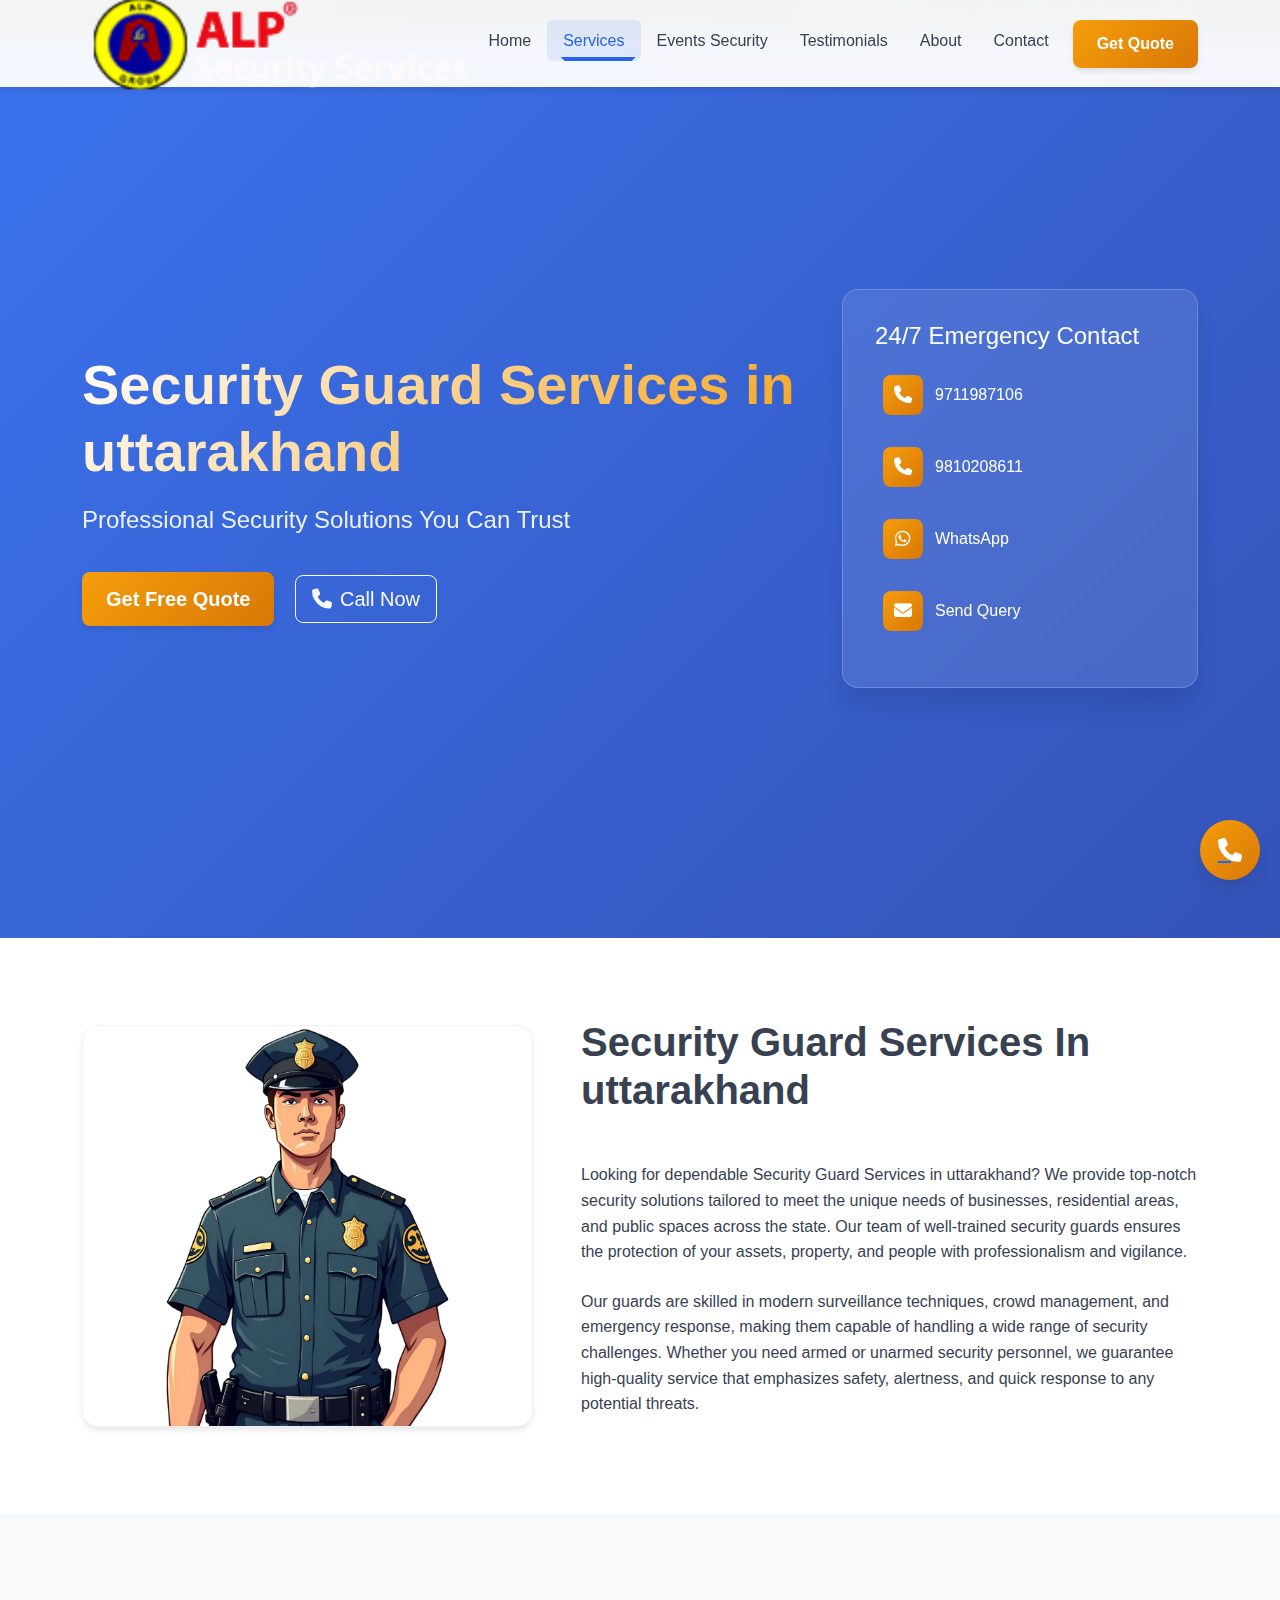
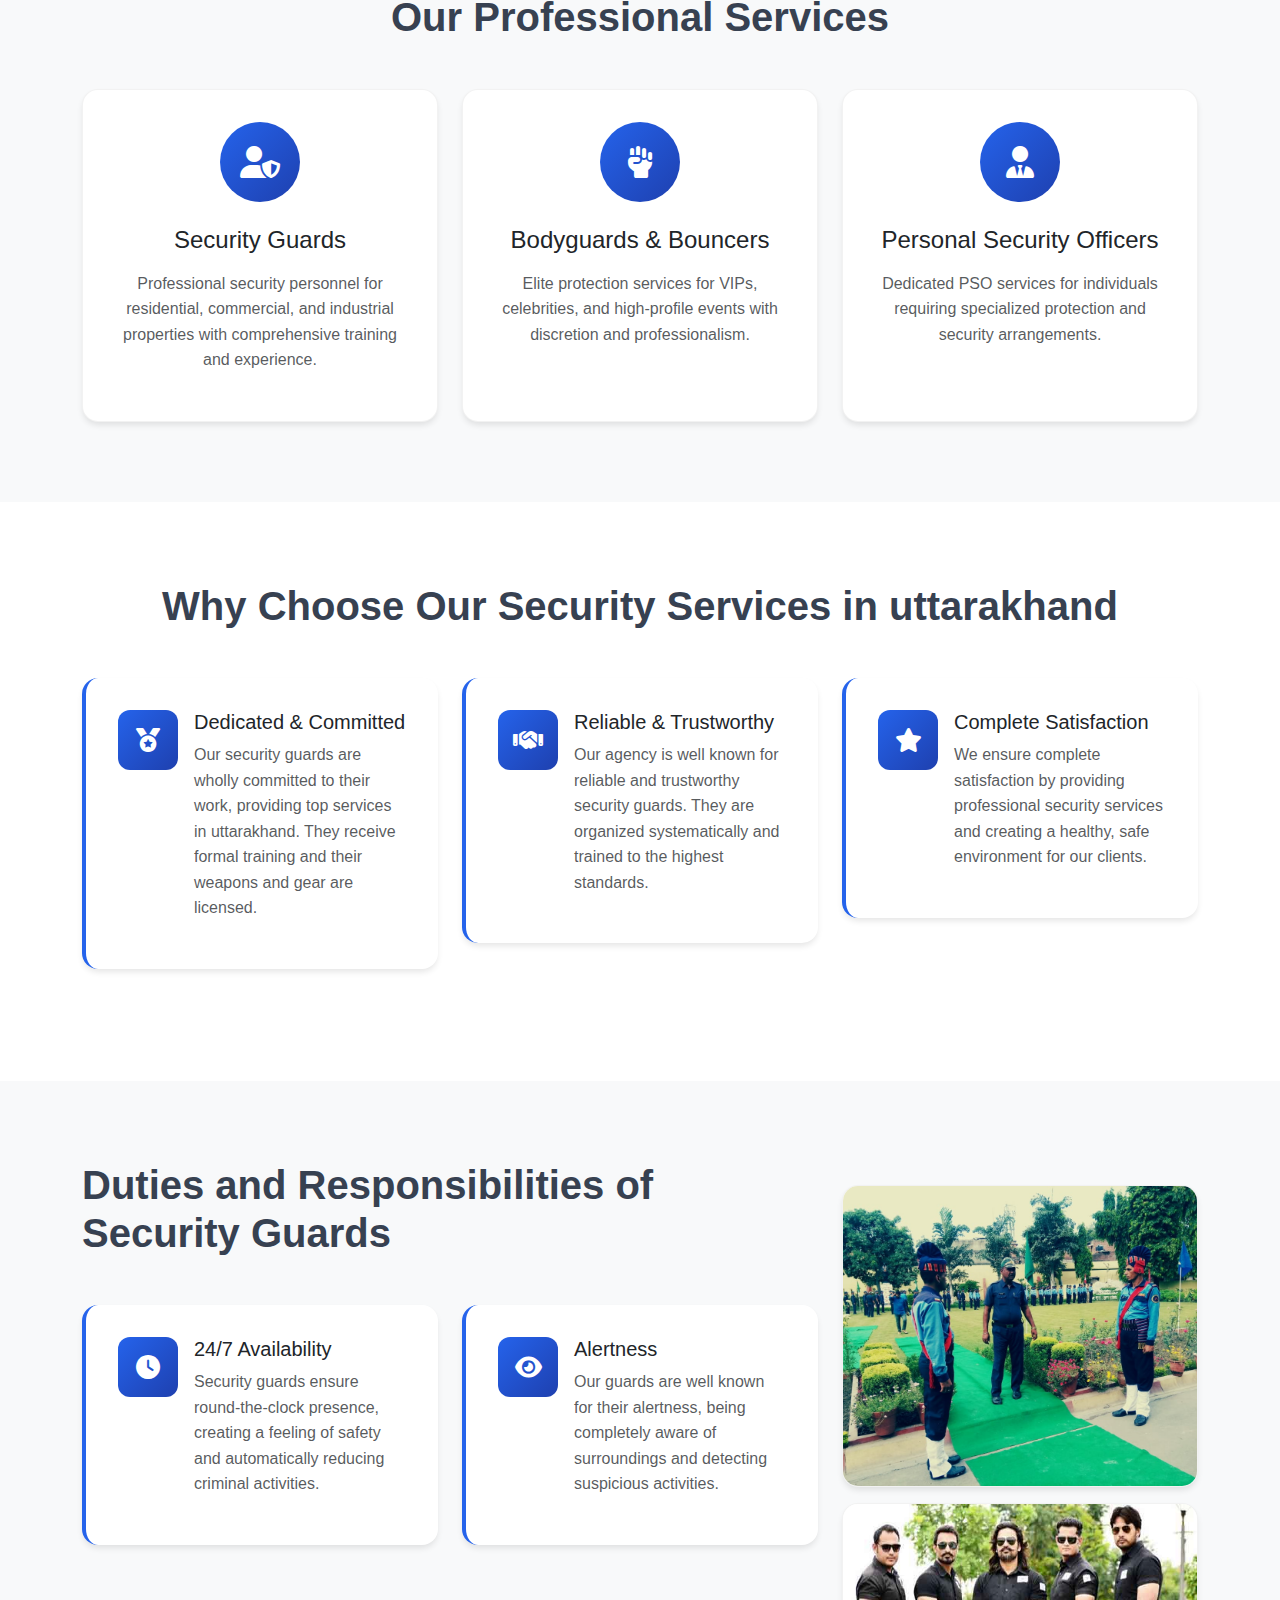
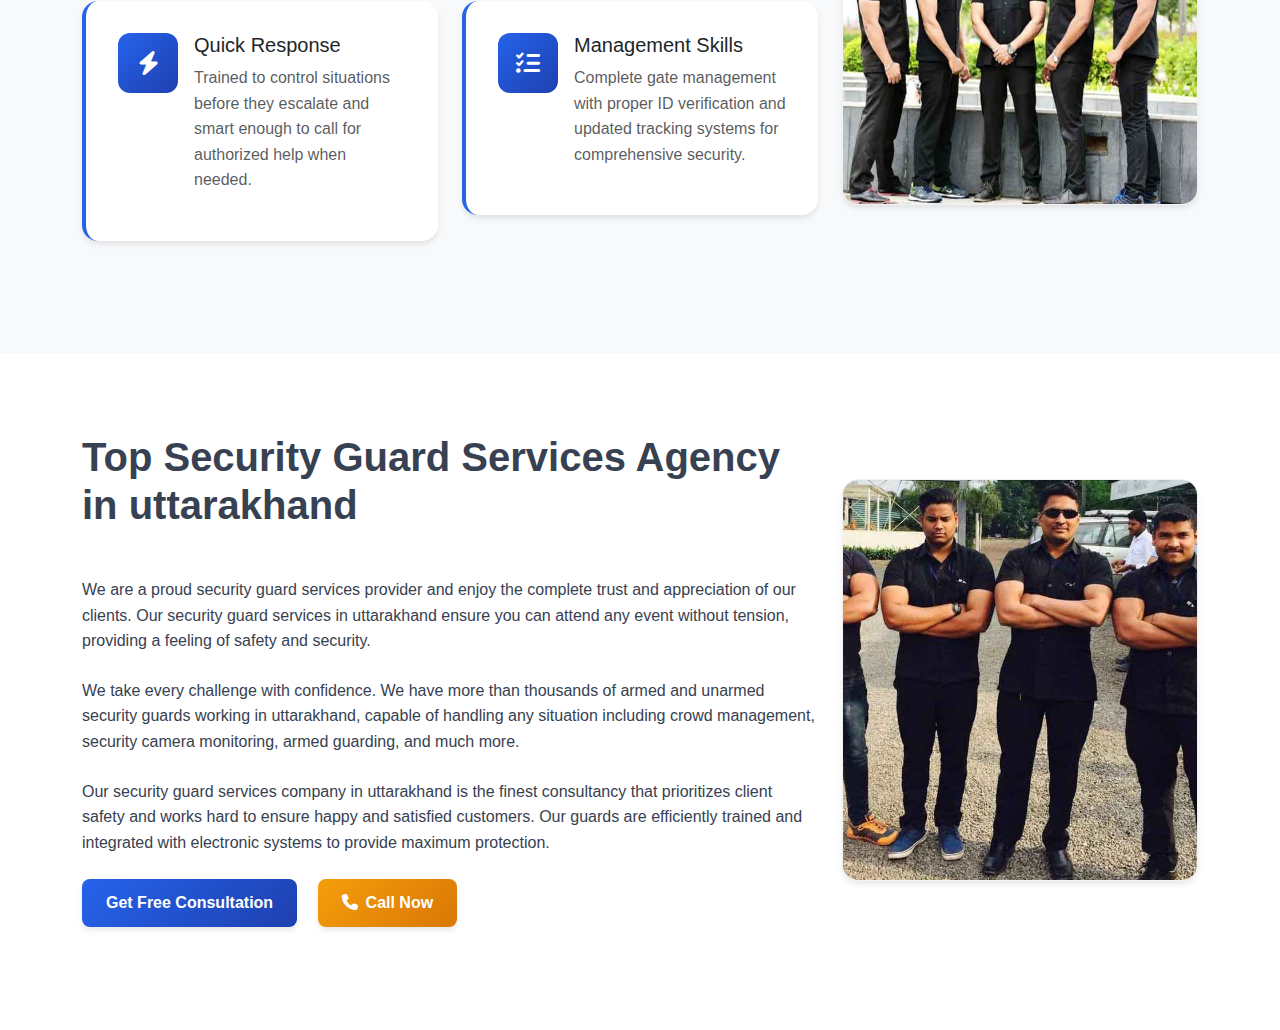
<file: security-guard-services-in-uttarakhand.html>
<!DOCTYPE html>
<html lang="en">
<head>
<meta charset="utf-8">
<title>Finest Security Guard Services In uttarakhand- Your Safety Our Priority | Call us 9810208611</title>
<meta content="ALP Security is the top most security guards services provider company in uttarakhand. We are highly efficient and trained security guards agency at provide guards at affordable rates Call us at 9810208611." name="description" />
<meta content="security guard services in uttarakhand ,best security services in uttarakhand, security services in uttarakhand, security guard agency in uttarakhand,security guard company in uttarakhand,security guard office in uttarakhand." name="keywords" />
<meta name="robots" content="index, follow, all" />
<meta name="viewport" content="width=device-width, initial-scale=1.0">
<link rel="icon" href="favicon.png">
<link rel="stylesheet" href="https://cdnjs.cloudflare.com/ajax/libs/bootstrap/5.3.0/css/bootstrap.min.css">
<link rel="stylesheet" href="https://cdnjs.cloudflare.com/ajax/libs/font-awesome/6.4.0/css/all.min.css">
<link rel="stylesheet" href="./css4/common.css" />
</head>
<body>
<!-- Call Button -->
<div id="callme">
  <a href="tel:9711987106">
    <div id="callmeMain"></div>
  </a>
</div>

<!-- Modal -->
<div class="modal fade" id="myModal" role="dialog">
  <div class="modal-dialog modal-md">
    <div class="modal-content">
      <div class="modal-header">
        <h5 class="modal-title text-gradient">Get Free Quote</h5>
        <button type="button" class="btn-close" data-bs-dismiss="modal"></button>
      </div>
      <div class="modal-body">
        <form action="http://code.dvtpl.in/thanku.php" method="post">
          <div class="row g-3">
            <div class="col-12">
              <input name="name" class="form-control" placeholder="Your Name" type="text" required>
            </div>
            <div class="col-12">
              <input name="email" class="form-control" placeholder="Email Address" type="email" required>
            </div>
            <div class="col-12">
              <input name="mobile" class="form-control" placeholder="Mobile Number" type="tel" pattern="[0-9]{10}" maxlength="10" required>
            </div>
            <div class="col-12">
              <textarea name="msg" class="form-control" rows="4" placeholder="Your Message" required></textarea>
            </div>
            <div class="col-12">
              <button type="submit" class="btn btn-gradient w-100">Send Enquiry</button>
            </div>
          </div>
          <input name="clientMailID" type="hidden" value="alpfacility@gmail.com"/>
          <input name="loginID" type="hidden" value="0000" />
          <input name="companyName" type="hidden" value="alpsecurity" />
        </form>
      </div>
    </div>
  </div>
</div>

<!-- Top Bar -->
<div class="nav-topbar">
  <div class="container">
    <div class="d-flex justify-content-end align-items-center gap-4">
      <a href="mailto:alpfacility@gmail.com" class="small">
        <i class="fas fa-envelope"></i>
        alpfacility@gmail.com
      </a>
      <a href="tel:+919711987106" class="small">
        <i class="fas fa-phone"></i>
        9711987106
      </a>
      <a href="tel:+919810208611" class="small">
        <i class="fas fa-phone"></i>
        9810208611
      </a>
    </div>
  </div>
</div>

<!-- Navigation -->
<nav class="navbar navbar-expand-lg navbar-light fixed-top">
  <div class="container">
    <a class="navbar-brand" href="index.html">
      <img src="img/logo.png" alt="ALP Security" class="logo" style="transform: scale(2.2); transform-origin: left center;">
    </a>
    <button class="navbar-toggler" type="button" data-bs-toggle="collapse" data-bs-target="#navbarNav">
      <span class="navbar-toggler-icon"></span>
    </button>
    <div class="collapse navbar-collapse" id="navbarNav">
      <ul class="navbar-nav ms-auto">
        <li class="nav-item">
          <a class="nav-link" href="index.html">Home</a>
        </li>
        <li class="nav-item dropdown">
          <a class="nav-link dropdown-toggle active" href="#" role="button" data-bs-toggle="dropdown">
            Services
          </a>
          <ul class="dropdown-menu">
            <li><a class="dropdown-item" href="security-guard-services-in-delhi.html">Delhi</a></li>
            <li><a class="dropdown-item" href="security-guard-services-in-haryana.html">Haryana</a></li>
            <li><a class="dropdown-item" href="security-guard-services-in-uttar-pradesh.html">Uttar Pradesh</a></li>
            <li><a class="dropdown-item active" href="security-guard-services-in-uttarakhand.html">Uttarakhand</a></li>
            <li><a class="dropdown-item" href="security-guard-services-in-punjab.html">Punjab</a></li>
          </ul>
        </li>
        <li class="nav-item">
          <a class="nav-link" href="events-security.html">Events Security</a>
        </li>
        <li class="nav-item">
          <a class="nav-link" href="testimonials.html">Testimonials</a>
        </li>
        <li class="nav-item">
          <a class="nav-link" href="about-us.html">About</a>
        </li>
        <li class="nav-item">
          <a class="nav-link" href="contact-us.html">Contact</a>
        </li>
        <li class="nav-item">
          <button class="btn btn-accent ms-2" data-bs-toggle="modal" data-bs-target="#myModal">
            Get Quote
          </button>
        </li>
      </ul>
    </div>
  </div>
</nav>

  <section class="hero-section">
    <div class="container">
      <div class="row align-items-center">
        <div class="col-lg-8">
          <div class="hero-content animate-fade-up">
            <h1 class="hero-title">Security Guard Services in uttarakhand</h1>
            <p class="hero-subtitle">Professional Security Solutions You Can Trust</p>
            <div class="mt-4">
              <button class="btn btn-accent btn-lg me-3" data-bs-toggle="modal" data-bs-target="#myModal">Get Free Quote</button>
              <a href="tel:9711987106" class="btn btn-outline-light btn-lg"><i class="fas fa-phone me-2"></i>Call Now</a>
            </div>
          </div>
        </div>
        <div class="col-lg-4">
          <div class="contact-card animate-slide-right">
            <h4 class="text-white mb-3">24/7 Emergency Contact</h4>
            <div class="contact-item"><div class="contact-icon"><i class="fas fa-phone"></i></div><a href="tel:+919711987106">9711987106</a></div>
            <div class="contact-item"><div class="contact-icon"><i class="fas fa-phone"></i></div><a href="tel:+919810208611">9810208611</a></div>
            <div class="contact-item"><div class="contact-icon"><i class="fab fa-whatsapp"></i></div><a href="https://api.whatsapp.com/send?phone=919711987106" target="_blank">WhatsApp</a></div>
            <div class="contact-item"><div class="contact-icon"><i class="fas fa-envelope"></i></div><a href="contact-us.html">Send Query</a></div>
          </div>
        </div>
      </div>
    </div>
  </section>
<!-- About Section -->
<section class="section-padding">
  <div class="container">
    <div class="row align-items-center">
      <div class="col-lg-5 mb-4 mb-lg-0">
        <div class="modern-card">
          <img src="img/security4.png" class="w-100" alt="Security Guard" style="height: 400px; object-fit: cover;">
        </div>
      </div>
      <div class="col-lg-7">
        <div class="ps-lg-4">
          <h2 class="section-title text-start">Security Guard Services In uttarakhand</h2>
          <p class="text-justify mb-4">Looking for dependable Security Guard Services in uttarakhand? We provide top-notch security solutions tailored to meet the unique needs of businesses, residential areas, and public spaces across the state. Our team of well-trained security guards ensures the protection of your assets, property, and people with professionalism and vigilance.</p>
          
          <p class="text-justify">Our guards are skilled in modern surveillance techniques, crowd management, and emergency response, making them capable of handling a wide range of security challenges. Whether you need armed or unarmed security personnel, we guarantee high-quality service that emphasizes safety, alertness, and quick response to any potential threats.</p>
        </div>
      </div>
    </div>
  </div>
</section>

<!-- Services Section -->
<section class="section-padding bg-light">
  <div class="container">
    <h2 class="section-title">Our Professional Services</h2>
    <div class="row g-4">
      <div class="col-lg-4">
        <div class="service-card">
          <div class="service-icon">
            <i class="fas fa-user-shield"></i>
          </div>
          <h4 class="text-dark mb-3">Security Guards</h4>
          <p class="text-muted">Professional security personnel for residential, commercial, and industrial properties with comprehensive training and experience.</p>
        </div>
      </div>
      <div class="col-lg-4">
        <div class="service-card">
          <div class="service-icon">
            <i class="fas fa-fist-raised"></i>
          </div>
          <h4 class="text-dark mb-3">Bodyguards & Bouncers</h4>
          <p class="text-muted">Elite protection services for VIPs, celebrities, and high-profile events with discretion and professionalism.</p>
        </div>
      </div>
      <div class="col-lg-4">
        <div class="service-card">
          <div class="service-icon">
            <i class="fas fa-user-tie"></i>
          </div>
          <h4 class="text-dark mb-3">Personal Security Officers</h4>
          <p class="text-muted">Dedicated PSO services for individuals requiring specialized protection and security arrangements.</p>
        </div>
      </div>
    </div>
  </div>
</section>

<!-- Why Choose Us Section -->
<section class="section-padding">
  <div class="container">
    <h2 class="section-title">Why Choose Our Security Services in uttarakhand</h2>
    <div class="row g-4">
      <div class="col-lg-4">
        <div class="feature-card">
          <div class="d-flex align-items-start">
            <div class="feature-icon">
              <i class="fas fa-medal"></i>
            </div>
            <div>
              <h5 class="text-dark mb-2">Dedicated & Committed</h5>
              <p class="text-muted">Our security guards are wholly committed to their work, providing top services in uttarakhand. They receive formal training and their weapons and gear are licensed.</p>
            </div>
          </div>
        </div>
      </div>
      <div class="col-lg-4">
        <div class="feature-card">
          <div class="d-flex align-items-start">
            <div class="feature-icon">
              <i class="fas fa-handshake"></i>
            </div>
            <div>
              <h5 class="text-dark mb-2">Reliable & Trustworthy</h5>
              <p class="text-muted">Our agency is well known for reliable and trustworthy security guards. They are organized systematically and trained to the highest standards.</p>
            </div>
          </div>
        </div>
      </div>
      <div class="col-lg-4">
        <div class="feature-card">
          <div class="d-flex align-items-start">
            <div class="feature-icon">
              <i class="fas fa-star"></i>
            </div>
            <div>
              <h5 class="text-dark mb-2">Complete Satisfaction</h5>
              <p class="text-muted">We ensure complete satisfaction by providing professional security services and creating a healthy, safe environment for our clients.</p>
            </div>
          </div>
        </div>
      </div>
    </div>
  </div>
</section>

<!-- Duties Section -->
<section class="section-padding bg-light">
  <div class="container">
    <div class="row">
      <div class="col-lg-8">
        <h3 class="section-title text-start">Duties and Responsibilities of Security Guards</h3>
        <div class="row g-4">
          <div class="col-md-6">
            <div class="feature-card">
              <div class="d-flex align-items-start">
                <div class="feature-icon">
                  <i class="fas fa-clock"></i>
                </div>
                <div>
                  <h5 class="text-dark mb-2">24/7 Availability</h5>
                  <p class="text-muted">Security guards ensure round-the-clock presence, creating a feeling of safety and automatically reducing criminal activities.</p>
                </div>
              </div>
            </div>
          </div>
          <div class="col-md-6">
            <div class="feature-card">
              <div class="d-flex align-items-start">
                <div class="feature-icon">
                  <i class="fas fa-eye"></i>
                </div>
                <div>
                  <h5 class="text-dark mb-2">Alertness</h5>
                  <p class="text-muted">Our guards are well known for their alertness, being completely aware of surroundings and detecting suspicious activities.</p>
                </div>
              </div>
            </div>
          </div>
          <div class="col-md-6">
            <div class="feature-card">
              <div class="d-flex align-items-start">
                <div class="feature-icon">
                  <i class="fas fa-bolt"></i>
                </div>
                <div>
                  <h5 class="text-dark mb-2">Quick Response</h5>
                  <p class="text-muted">Trained to control situations before they escalate and smart enough to call for authorized help when needed.</p>
                </div>
              </div>
            </div>
          </div>
          <div class="col-md-6">
            <div class="feature-card">
              <div class="d-flex align-items-start">
                <div class="feature-icon">
                  <i class="fas fa-tasks"></i>
                </div>
                <div>
                  <h5 class="text-dark mb-2">Management Skills</h5>
                  <p class="text-muted">Complete gate management with proper ID verification and updated tracking systems for comprehensive security.</p>
                </div>
              </div>
            </div>
          </div>
        </div>
      </div>
      <div class="col-lg-4">
        <div class="modern-card mt-4">
          <img src="img/about4.jpg" class="w-100" alt="Security" style="height: 300px; object-fit: cover;">
        </div>
        <div class="modern-card mt-3">
          <img src="img/event6.jpg" class="w-100" alt="Bouncer" style="height: 300px; object-fit: cover;">
        </div>
      </div>
    </div>
  </div>
</section>

<!-- Why We're The Best Section -->
<section class="section-padding">
  <div class="container">
    <div class="row align-items-center">
      <div class="col-lg-8">
        <h3 class="section-title text-start">Top Security Guard Services Agency in uttarakhand</h3>
        <p class="text-justify mb-4">We are a proud security guard services provider and enjoy the complete trust and appreciation of our clients. Our security guard services in uttarakhand ensure you can attend any event without tension, providing a feeling of safety and security.</p>
        
        <p class="text-justify mb-4">We take every challenge with confidence. We have more than thousands of armed and unarmed security guards working in uttarakhand, capable of handling any situation including crowd management, security camera monitoring, armed guarding, and much more.</p>
        
        <p class="text-justify">Our security guard services company in uttarakhand is the finest consultancy that prioritizes client safety and works hard to ensure happy and satisfied customers. Our guards are efficiently trained and integrated with electronic systems to provide maximum protection.</p>
        
        <div class="mt-4">
          <button class="btn btn-gradient me-3" data-bs-toggle="modal" data-bs-target="#myModal">
            Get Free Consultation
          </button>
          <a href="tel:9711987106" class="btn btn-accent">
            <i class="fas fa-phone me-2"></i>Call Now
          </a>
        </div>
      </div>
      <div class="col-lg-4">
        <div class="modern-card">
          <img src="img/event7.jpg" class="w-100" alt="Best Guard" style="height: 400px; object-fit: cover;">
        </div>
      </div>
    </div>
  </div>
</section>

<!-- Footer -->
<footer class="footer">
  <div class="container">
    <p class="text-center text-white small mb-0">© Copyright 2023 | All Rights are Reserved.</p>
  </div>
</footer>

<script src="https://cdnjs.cloudflare.com/ajax/libs/bootstrap/5.3.0/js/bootstrap.bundle.min.js"></script>
<script>
// Navbar scroll effect
window.addEventListener('scroll', function() {
  const navbar = document.querySelector('.navbar');
  if (window.scrollY > 50) {
    navbar.classList.add('scrolled');
  } else {
    navbar.classList.remove('scrolled');
  }
});

// Smooth scrolling for anchor links
document.querySelectorAll('a[href^="#"]').forEach(anchor => {
  anchor.addEventListener('click', function (e) {
    e.preventDefault();
    document.querySelector(this.getAttribute('href')).scrollIntoView({
      behavior: 'smooth'
    });
  });
});
</script>
</body>
</html>
</file>
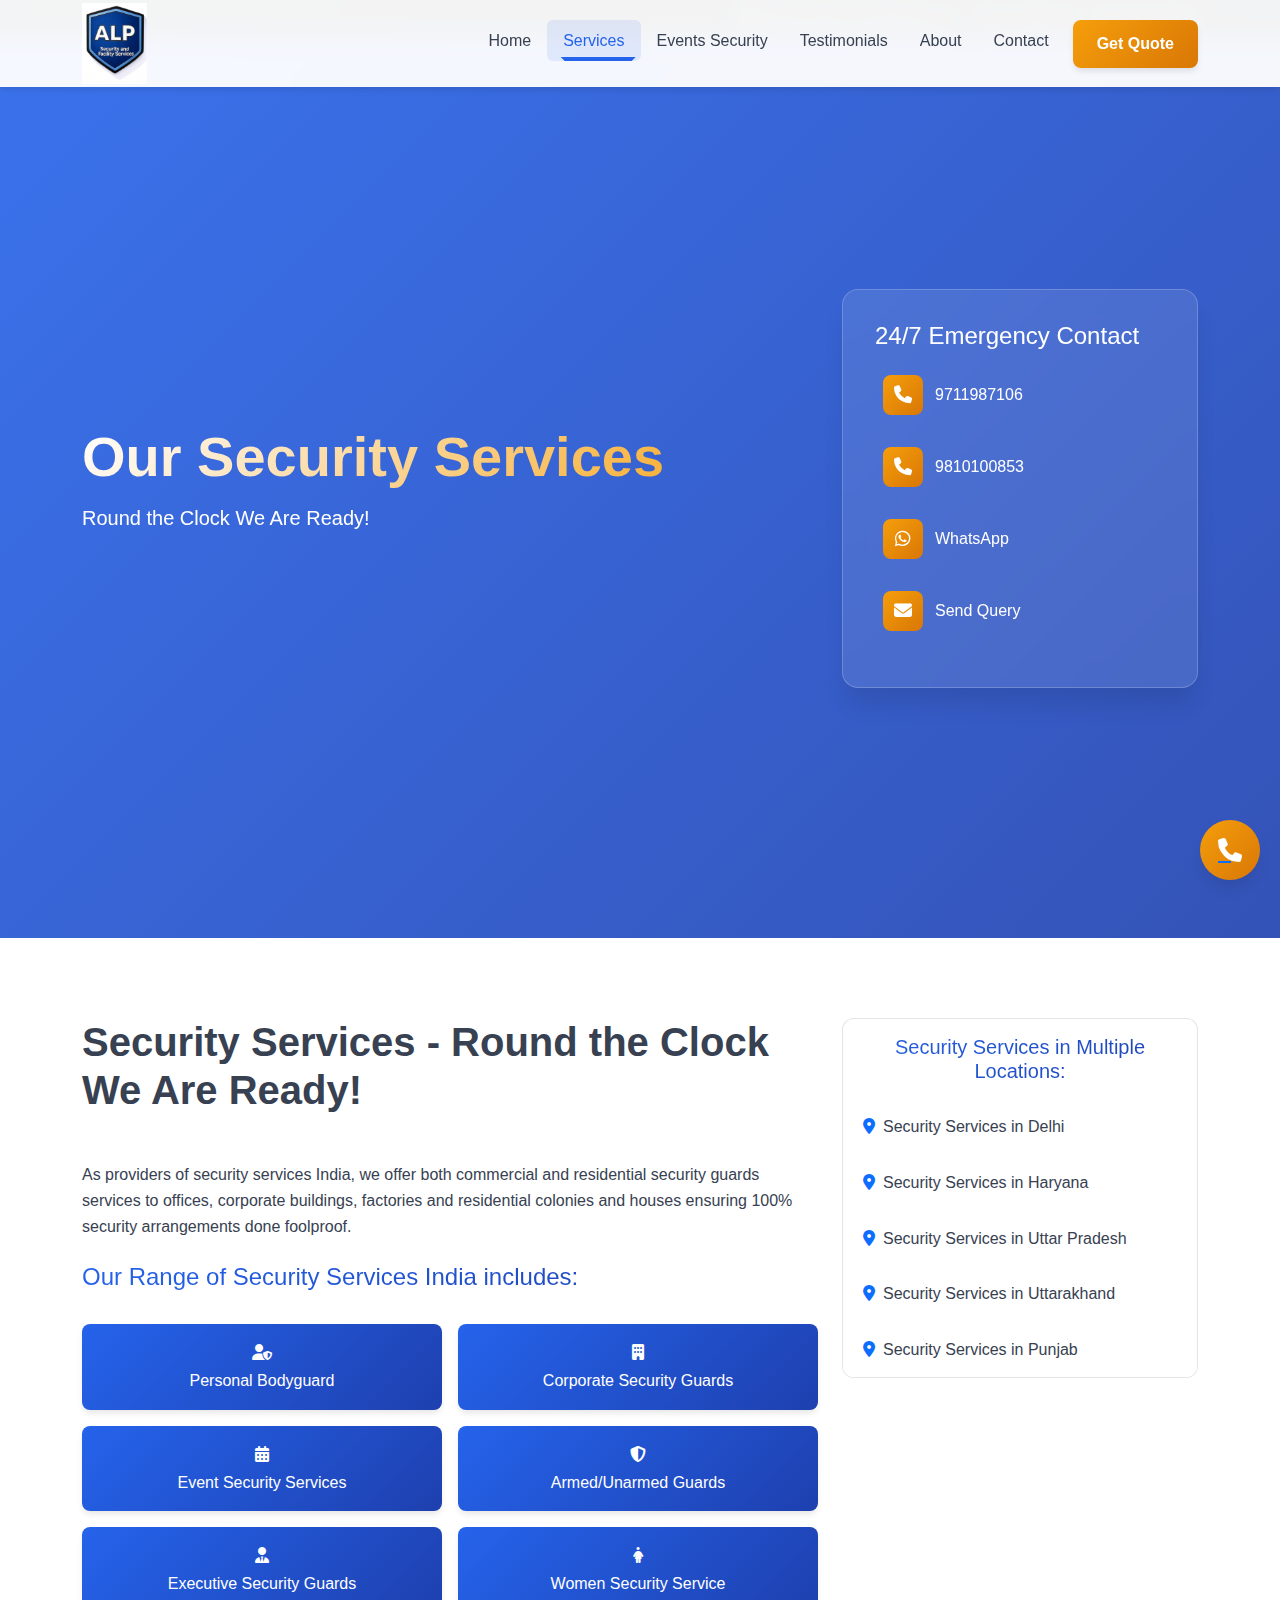
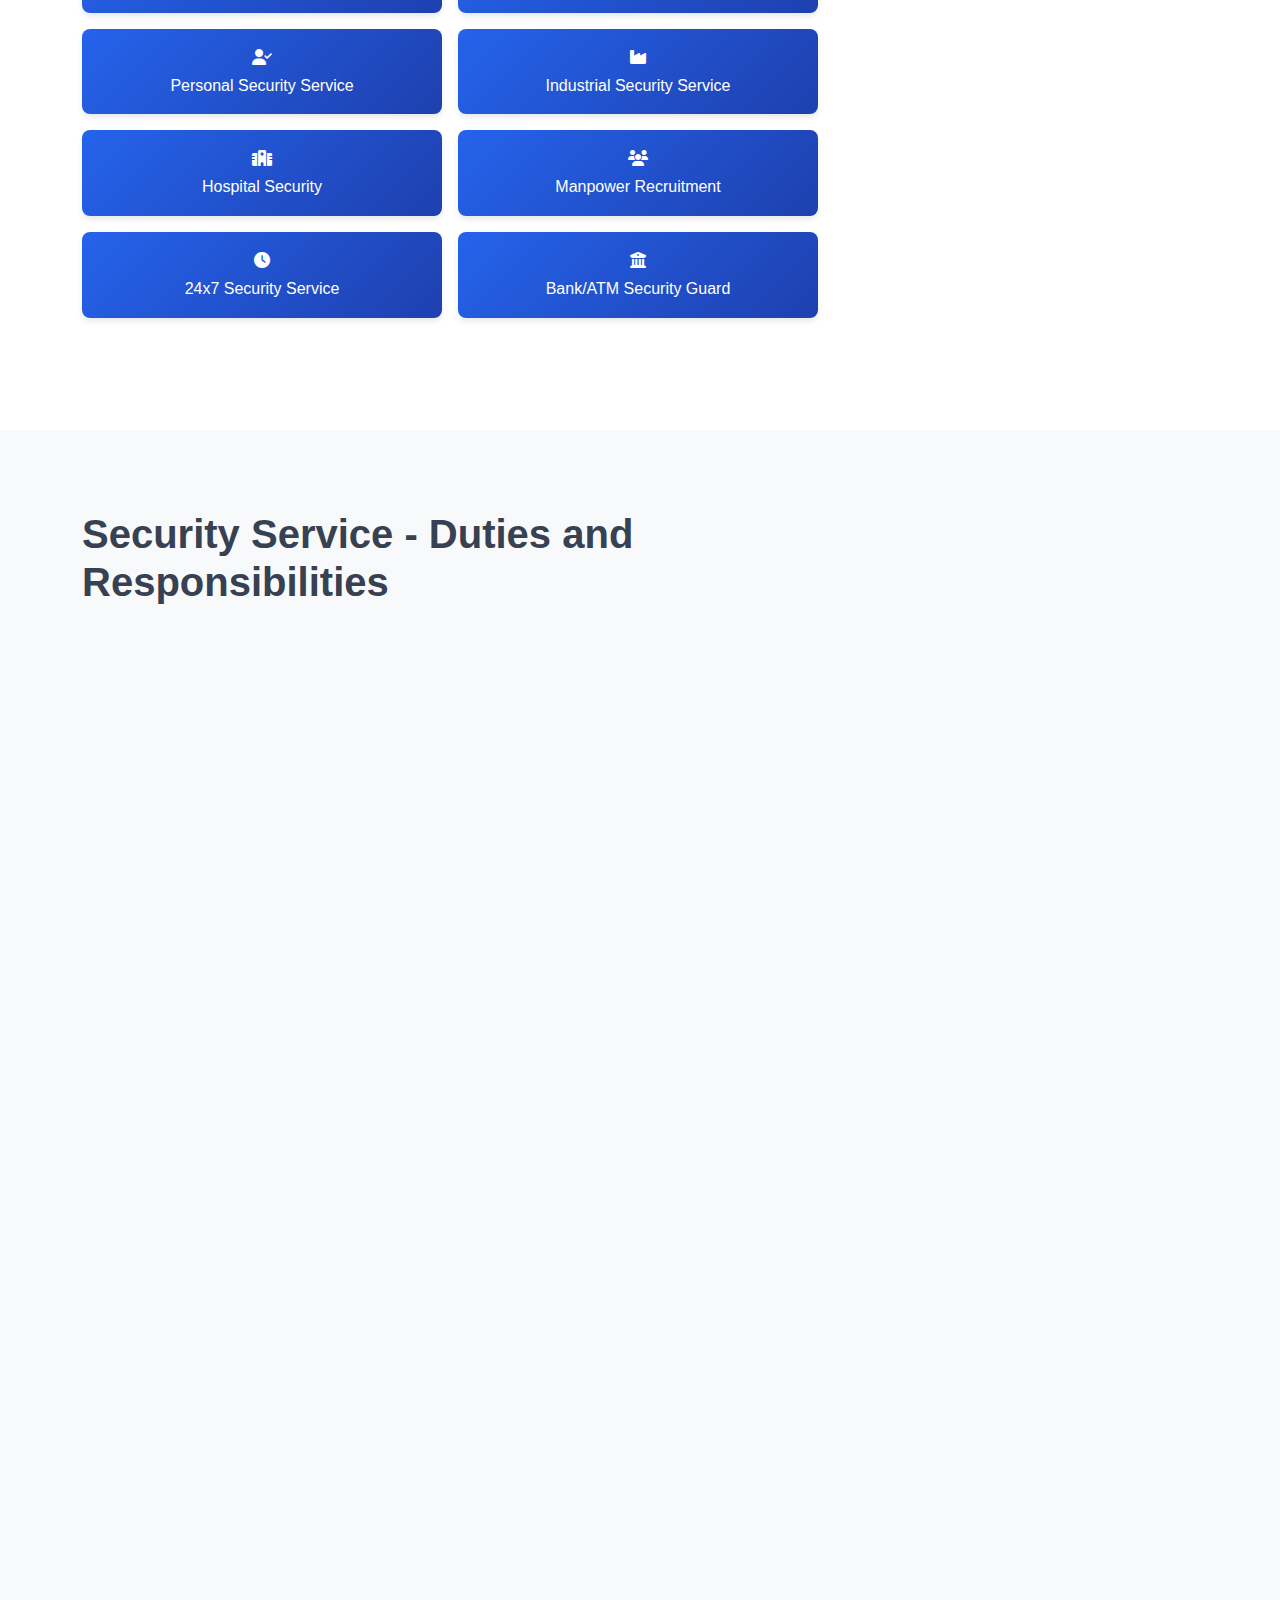
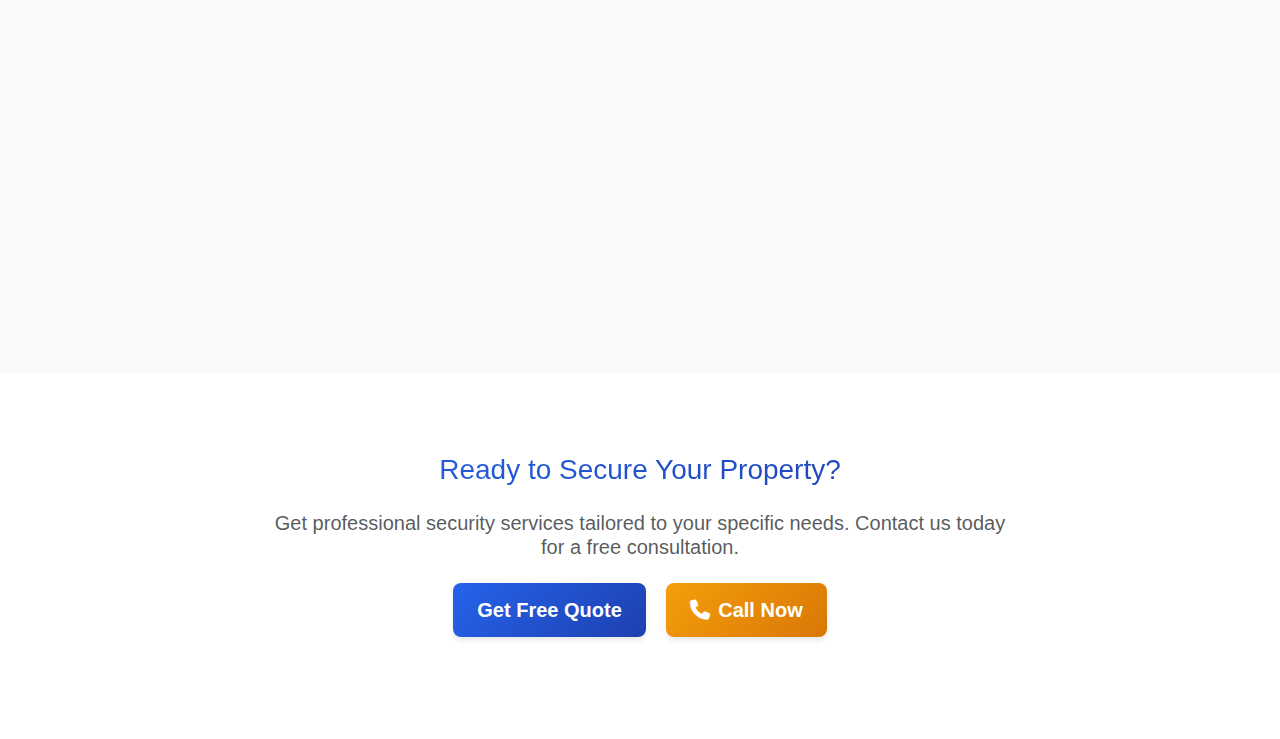
<file: services.html>
<!DOCTYPE html>
<html lang="en">
<head>
<meta charset="utf-8">
<title>Security Service That Can Make You Feel More Secure In Delhi</title>
<meta content="we are known as best security service providing company in Delhi/NCR. We provide best security services like pso security, women security, bouncer security, armed &amp; unarmed security, security guards, corporate security, private security, home security, event security etc." name="description" />
<meta content="security services, security services India, security guards services, corporate security services, women security service, security guards service, home security, bodyguard security, event security services, armed and unarmed security guards, 24x7 security service" name="keywords" />
<meta name="robots" content="index, follow, all" />
<meta name="viewport" content="width=device-width, initial-scale=1.0">
<link rel="icon" href="favicon.png">
<link rel="stylesheet" href="https://cdnjs.cloudflare.com/ajax/libs/bootstrap/5.3.0/css/bootstrap.min.css">
<link rel="stylesheet" href="https://cdnjs.cloudflare.com/ajax/libs/font-awesome/6.4.0/css/all.min.css">
<link rel="stylesheet" href="./css4/common.css">
</head>
<body>
<!-- Call Button -->
<div id="callme">
  <a href="tel:9711987106">
    <div id="callmeMain"></div>
  </a>
</div>

<!-- Modal -->
<div class="modal fade" id="myModal" role="dialog">
  <div class="modal-dialog modal-md">
    <div class="modal-content">
      <div class="modal-header">
        <h5 class="modal-title text-gradient">Get Free Quote</h5>
        <button type="button" class="btn-close" data-bs-dismiss="modal"></button>
      </div>
      <div class="modal-body">
        <form action="http://code.dvtpl.in/thanku.php" method="post">
          <div class="row g-3">
            <div class="col-12">
              <input name="name" class="form-control" placeholder="Your Name" type="text" required>
            </div>
            <div class="col-12">
              <input name="email" class="form-control" placeholder="Email Address" type="email" required>
            </div>
            <div class="col-12">
              <input name="mobile" class="form-control" placeholder="Mobile Number" type="tel" pattern="[0-9]{10}" maxlength="10" required>
            </div>
            <div class="col-12">
              <textarea name="msg" class="form-control" rows="4" placeholder="Your Message" required></textarea>
            </div>
            <div class="col-12">
              <button type="submit" class="btn btn-gradient w-100">Send Enquiry</button>
            </div>
          </div>
          <input name="clientMailID" type="hidden" value="alpsecurityservices@gmail.com"/>
          <input name="loginID" type="hidden" value="966" />
          <input name="companyName" type="hidden" value="A L P Security Services" />
        </form>
      </div>
    </div>
  </div>
</div>

<!-- Top Bar -->
<div class="nav-topbar">
  <div class="container">
    <div class="d-flex justify-content-end align-items-center gap-4">
      <a href="mailto:alpsecurityservices@gmail.com" class="small">
        <i class="fas fa-envelope"></i>
        alpsecurityservices@gmail.com
      </a>
      <a href="tel:+919711987106" class="small">
        <i class="fas fa-phone"></i>
        9711987106
      </a>
      <a href="tel:+919810100853" class="small">
        <i class="fas fa-phone"></i>
        9810100853
      </a>
    </div>
  </div>
</div>

<!-- Navigation -->
<nav class="navbar navbar-expand-lg navbar-light fixed-top">
  <div class="container">
    <a class="navbar-brand" href="index.html">
      <img src="img/logo.jpg" alt="ALP Security" class="logo" style="transform: scale(1.8); transform-origin: left center;">
    </a>
    <button class="navbar-toggler" type="button" data-bs-toggle="collapse" data-bs-target="#navbarNav">
      <span class="navbar-toggler-icon"></span>
    </button>
    <div class="collapse navbar-collapse" id="navbarNav">
      <ul class="navbar-nav ms-auto">
        <li class="nav-item">
          <a class="nav-link" href="index.html">Home</a>
        </li>
        <li class="nav-item dropdown">
          <a class="nav-link dropdown-toggle active" href="#" role="button" data-bs-toggle="dropdown">
            Services
          </a>
          <ul class="dropdown-menu">
            <li><a class="dropdown-item" href="security-guard-services-in-delhi.html">Delhi</a></li>
            <li><a class="dropdown-item" href="security-guard-services-in-haryana.html">Haryana</a></li>
            <li><a class="dropdown-item" href="security-guard-services-in-uttar-pradesh.html">Uttar Pradesh</a></li>
            <li><a class="dropdown-item" href="security-guard-services-in-uttarakhand.html">Uttarakhand</a></li>
            <li><a class="dropdown-item" href="security-guard-services-in-punjab.html">Punjab</a></li>
          </ul>
        </li>
        <li class="nav-item">
          <a class="nav-link" href="events-security.html">Events Security</a>
        </li>
        <li class="nav-item">
          <a class="nav-link" href="testimonials.html">Testimonials</a>
        </li>
        <li class="nav-item">
          <a class="nav-link" href="about-us.html">About</a>
        </li>
        <li class="nav-item">
          <a class="nav-link" href="contact-us.html">Contact</a>
        </li>
        <li class="nav-item">
          <button class="btn btn-accent ms-2" data-bs-toggle="modal" data-bs-target="#myModal">
            Get Quote
          </button>
        </li>
      </ul>
    </div>
  </div>
</nav>

<!-- Hero Section -->
<section class="hero-section">
  <div class="container">
    <div class="row align-items-center">
      <div class="col-lg-8">
        <div class="hero-content animate-fade-up">
          <h1 class="hero-title">Our Security Services</h1>
          <p class="text-white h5 mb-4">Round the Clock We Are Ready!</p>
        </div>
      </div>
      <div class="col-lg-4">
        <div class="contact-card animate-slide-right">
          <h4 class="text-white mb-3">24/7 Emergency Contact</h4>
          <div class="contact-item">
            <div class="contact-icon">
              <i class="fas fa-phone"></i>
            </div>
            <a href="tel:+919711987106">9711987106</a>
          </div>
          <div class="contact-item">
            <div class="contact-icon">
              <i class="fas fa-phone"></i>
            </div>
            <a href="tel:+919810100853">9810100853</a>
          </div>
          <div class="contact-item">
            <div class="contact-icon">
              <i class="fab fa-whatsapp"></i>
            </div>
            <a href="https://web.whatsapp.com/send?phone=+9810100853&text=Want%20to%20avail%20your%20services" target="_blank">WhatsApp</a>
          </div>
          <div class="contact-item">
            <div class="contact-icon">
              <i class="fas fa-envelope"></i>
            </div>
            <a href="contact-us.html">Send Query</a>
          </div>
        </div>
      </div>
    </div>
  </div>
</section>

<!-- Main Services Section -->
<section class="section-padding">
  <div class="container">
    <div class="row">
      <div class="col-lg-8">
        <h2 class="section-title text-start">Security Services - Round the Clock We Are Ready!</h2>
        <p class="text-justify mb-4">As providers of security services India, we offer both commercial and residential security guards services to offices, corporate buildings, factories and residential colonies and houses ensuring 100% security arrangements done foolproof.</p>
        
        <h4 class="text-gradient mb-3">Our Range of Security Services India includes:</h4>
        <div class="services-grid">
          <div class="service-item">
            <i class="fas fa-user-shield mb-2"></i>
            <div>Personal Bodyguard</div>
          </div>
          <div class="service-item">
            <i class="fas fa-building mb-2"></i>
            <div>Corporate Security Guards</div>
          </div>
          <div class="service-item">
            <i class="fas fa-calendar-alt mb-2"></i>
            <div>Event Security Services</div>
          </div>
          <div class="service-item">
            <i class="fas fa-shield-alt mb-2"></i>
            <div>Armed/Unarmed Guards</div>
          </div>
          <div class="service-item">
            <i class="fas fa-user-tie mb-2"></i>
            <div>Executive Security Guards</div>
          </div>
          <div class="service-item">
            <i class="fas fa-female mb-2"></i>
            <div>Women Security Service</div>
          </div>
          <div class="service-item">
            <i class="fas fa-user-check mb-2"></i>
            <div>Personal Security Service</div>
          </div>
          <div class="service-item">
            <i class="fas fa-industry mb-2"></i>
            <div>Industrial Security Service</div>
          </div>
          <div class="service-item">
            <i class="fas fa-hospital mb-2"></i>
            <div>Hospital Security</div>
          </div>
          <div class="service-item">
            <i class="fas fa-users mb-2"></i>
            <div>Manpower Recruitment</div>
          </div>
          <div class="service-item">
            <i class="fas fa-clock mb-2"></i>
            <div>24x7 Security Service</div>
          </div>
          <div class="service-item">
            <i class="fas fa-university mb-2"></i>
            <div>Bank/ATM Security Guard</div>
          </div>
        </div>
      </div>
      <div class="col-lg-4">
        <div class="location-card">
          <h5 class="text-center p-3 mb-0 bg-light text-gradient">Security Services in Multiple Locations:</h5>
          <ul class="list-group list-group-flush">
            <li class="list-group-item">
              <a class="dropdown-item" href="security-guard-services-in-delhi.html">
                <i class="fas fa-map-marker-alt me-2 text-primary"></i>Security Services in Delhi
              </a>
            </li>
            <li class="list-group-item">
              <a class="dropdown-item" href="security-guard-services-in-haryana.html">
                <i class="fas fa-map-marker-alt me-2 text-primary"></i>Security Services in Haryana
              </a>
            </li>
            <li class="list-group-item">
              <a class="dropdown-item" href="security-guard-services-in-uttar-pradesh.html">
                <i class="fas fa-map-marker-alt me-2 text-primary"></i>Security Services in Uttar Pradesh
              </a>
            </li>
            <li class="list-group-item">
              <a class="dropdown-item" href="security-guard-services-in-uttarakhand.html">
                <i class="fas fa-map-marker-alt me-2 text-primary"></i>Security Services in Uttarakhand
              </a>
            </li>
            <li class="list-group-item">
              <a class="dropdown-item" href="security-guard-services-in-punjab.html">
                <i class="fas fa-map-marker-alt me-2 text-primary"></i>Security Services in Punjab
              </a>
            </li>
          </ul>
        </div>
      </div>
    </div>
  </div>
</section>

<!-- Services Details Section -->
<section class="section-padding bg-light">
  <div class="container">
    <div class="row">
      <div class="col-lg-8">
        <h3 class="section-title text-start">Security Service - Duties and Responsibilities</h3>
        
        <div class="feature-card">
          <div class="d-flex align-items-start">
            <div class="feature-icon">
              <i class="fas fa-user-shield"></i>
            </div>
            <div>
              <h5 class="text-dark mb-2">Security Guards</h5>
              <p class="text-muted">Our security guards will be engaged in monitoring and authorizing entrance and departure of employees, visitors and others into the office/house premise. Security guards service gives home security who will handle and answer telephonic calls and queries to fix meeting with the officers or the house inhabitants. Operational use of the security equipments like CCTV, DFMD, and bomb detectors will be ensured by our trained security guards. Armed and unarmed security guards are the perfect choice for the residents and event organizers.</p>
            </div>
          </div>
        </div>

        <div class="feature-card">
          <div class="d-flex align-items-start">
            <div class="feature-icon">
              <i class="fas fa-user-tie"></i>
            </div>
            <div>
              <h5 class="text-dark mb-2">PSO (Personal Security Officers)</h5>
              <p class="text-muted">PSO are provided for the protection of one person who will be escorted by them 24x7. Whenever the clients are out of their house or are going to attend any function PSO will follow him like his shadow, without disturbing his personal or professional interests and relationship. Crowd control, extreme protection for the client as well as his family is all included in the PSO service from ALP Security.</p>
            </div>
          </div>
        </div>
      </div>
      <div class="col-lg-4">
        <div class="modern-card mb-3">
          <img src="img/about3.jpg" class="w-100" alt="Security Service" style="height: 200px; object-fit: cover;">
        </div>
        <div class="modern-card">
          <img src="img/event5.jpg" class="w-100" alt="PSO Service" style="height: 200px; object-fit: cover;">
        </div>
      </div>
    </div>

    <div class="row pt-4">
      <div class="col-lg-4">
        <div class="modern-card mb-3">
          <img src="img/event6.jpg" class="w-100" alt="Bouncer Service" style="height: 200px; object-fit: cover;">
        </div>
        <div class="modern-card">
          <img src="img/event7.jpg" class="w-100" alt="Bodyguard Service" style="height: 200px; object-fit: cover;">
        </div>
      </div>
      <div class="col-lg-8">
        <div class="feature-card">
          <div class="d-flex align-items-start">
            <div class="feature-icon">
              <i class="fas fa-fist-raised"></i>
            </div>
            <div>
              <h5 class="text-dark mb-2">Bouncers</h5>
              <p class="text-muted">The bouncers are mostly engaged to protect the events, summit, or meetings that happen at the resorts, night clubs, or any other venues, mostly outdoor locations. Bouncers from ALP Security are all well built, uniformed, and trained to handle the crowds and the party behavior during late nights. The bouncers will be provided with modern gadgets and sometimes arms and equipments to protect the large crowd gathered.</p>
            </div>
          </div>
        </div>

        <div class="feature-card">
          <div class="d-flex align-items-start">
            <div class="feature-icon">
              <i class="fas fa-shield-alt"></i>
            </div>
            <div>
              <h5 class="text-dark mb-2">Bodyguards</h5>
              <p class="text-muted">Celebrities and VIP visit to national capital always create hype and to handle the pressure of situation they are provided with bodyguards to escort them when giving public appearance. Trained bouncers can detect the stranger attack and other disturbance from the crowd, which is necessary to be predicted in order to safeguard the personality. Corporate security services is now of high demand and we offer women security service, bodyguard security, event security services as per client request.</p>
            </div>
          </div>
        </div>
      </div>
    </div>
  </div>
</section>

<!-- CTA Section -->
<section class="section-padding">
  <div class="container">
    <div class="row justify-content-center text-center">
      <div class="col-lg-8">
        <h3 class="text-gradient mb-4">Ready to Secure Your Property?</h3>
        <p class="h5 text-muted mb-4">Get professional security services tailored to your specific needs. Contact us today for a free consultation.</p>
        <div class="mt-4">
          <button class="btn btn-gradient btn-lg me-3" data-bs-toggle="modal" data-bs-target="#myModal">
            Get Free Quote
          </button>
          <a href="tel:9711987106" class="btn btn-accent btn-lg">
            <i class="fas fa-phone me-2"></i>Call Now
          </a>
        </div>
      </div>
    </div>
  </div>
</section>

<!-- Footer -->
<footer class="footer">
  <div class="container">
    <p class="text-center text-white small mb-0">© Copyright 2020 | All Rights are Reserved.</p>
  </div>
</footer>

<script src="https://cdnjs.cloudflare.com/ajax/libs/bootstrap/5.3.0/js/bootstrap.bundle.min.js"></script>
<script>
// Navbar scroll effect
window.addEventListener('scroll', function() {
  const navbar = document.querySelector('.navbar');
  if (window.scrollY > 50) {
    navbar.classList.add('scrolled');
  } else {
    navbar.classList.remove('scrolled');
  }
});

// Smooth scrolling for anchor links
document.querySelectorAll('a[href^="#"]').forEach(anchor => {
  anchor.addEventListener('click', function (e) {
    e.preventDefault();
    const target = document.querySelector(this.getAttribute('href'));
    if (target) {
      target.scrollIntoView({
        behavior: 'smooth'
      });
    }
  });
});

// Animation on scroll
const observerOptions = {
  threshold: 0.1,
  rootMargin: '0px 0px -50px 0px'
};

const observer = new IntersectionObserver((entries) => {
  entries.forEach(entry => {
    if (entry.isIntersecting) {
      entry.target.style.opacity = '1';
      entry.target.style.transform = 'translateY(0)';
    }
  });
}, observerOptions);

document.querySelectorAll('.feature-card, .service-card, .modern-card').forEach(el => {
  el.style.opacity = '0';
  el.style.transform = 'translateY(30px)';
  el.style.transition = 'all 0.6s ease';
  observer.observe(el);
});
</script>
</body>
</html>
</file>
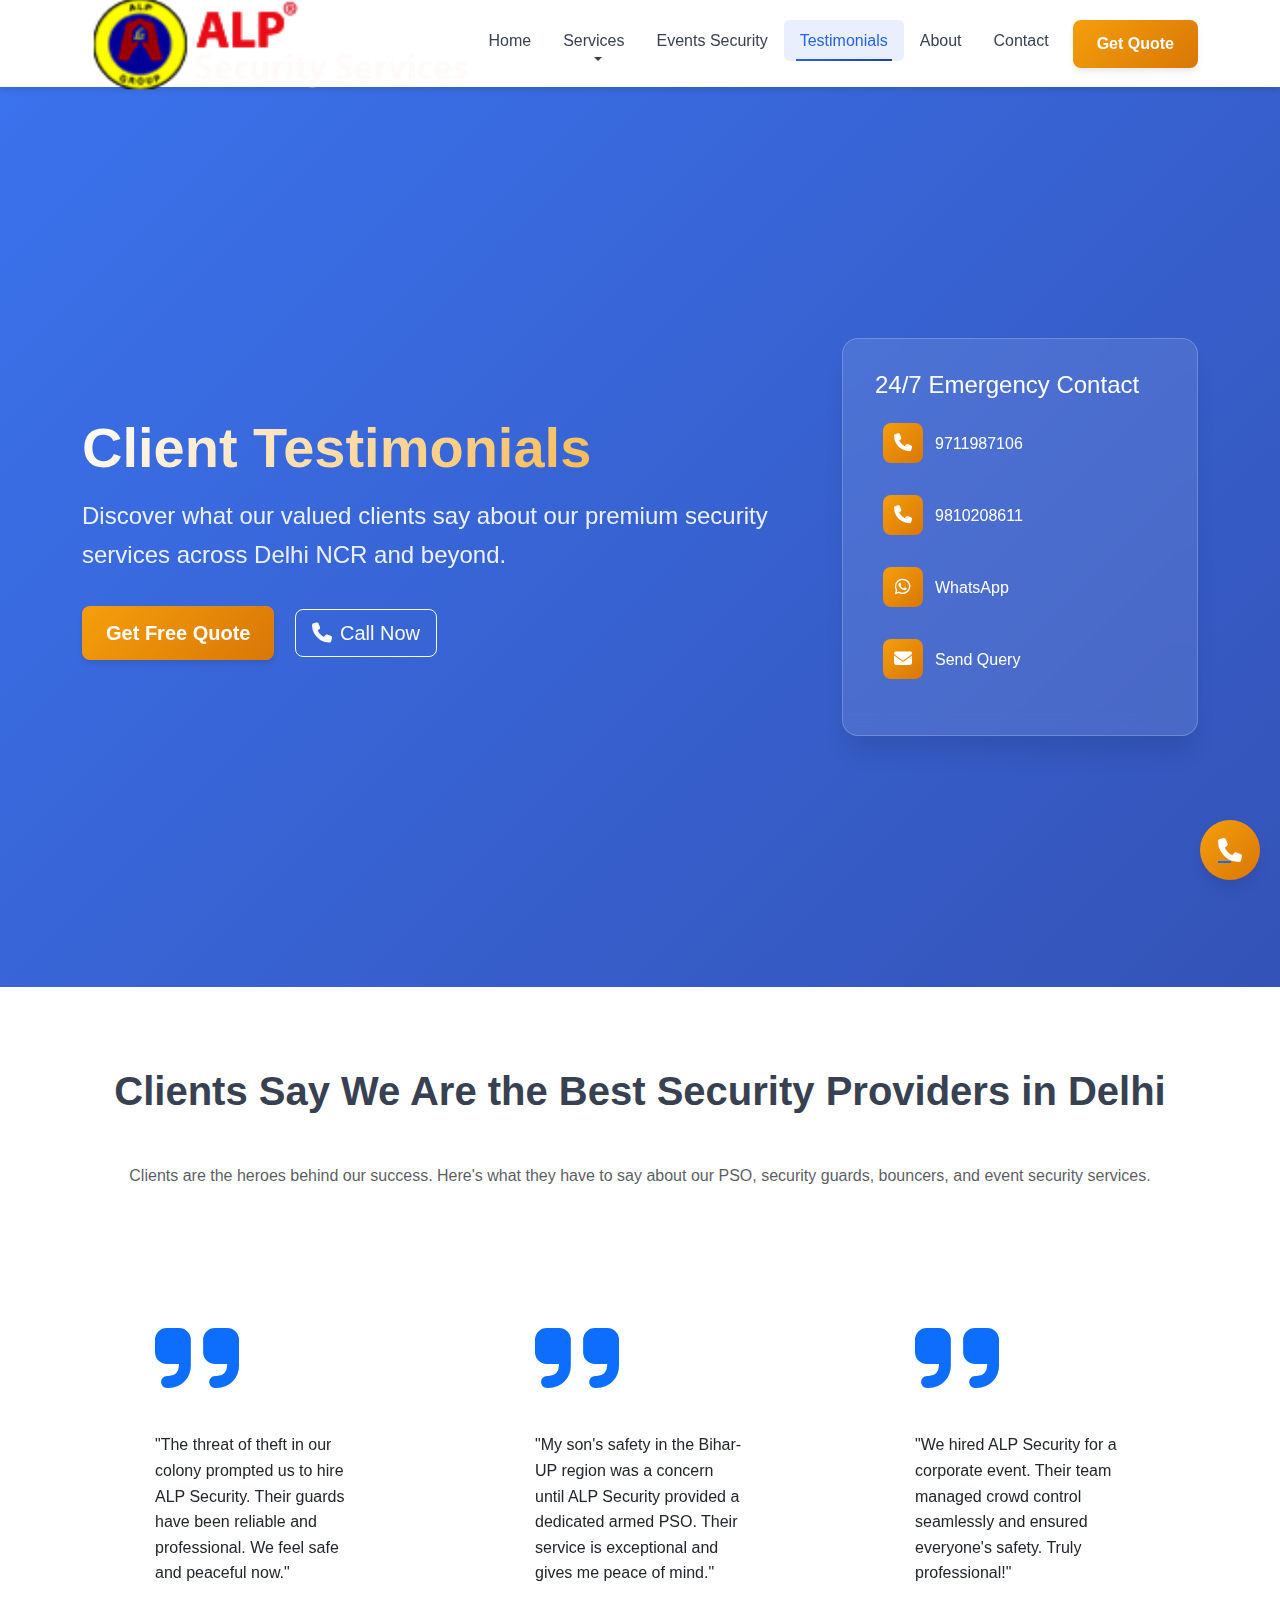
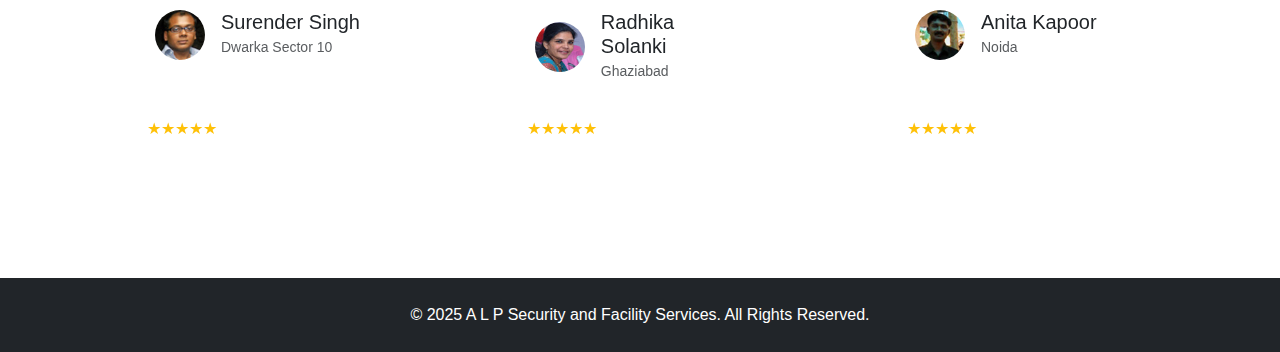
<file: testimonials.html>
<!DOCTYPE html>
<html lang="en">
<head>
    <meta charset="utf-8">
    <title>Reviews for Best Security Services in India</title>
    <meta content="Clients reviews for best security services in India" name="description" />
    <meta content="best security services India, security guards Delhi/NCR, private security in Delhi" name="keywords" />
    <meta name="robots" content="index, follow, all" />
    <meta name="viewport" content="width=device-width, initial-scale=1.0">
    <link rel="icon" href="favicon.png">
    <link rel="stylesheet" href="https://cdnjs.cloudflare.com/ajax/libs/bootstrap/5.3.0/css/bootstrap.min.css">
    <link rel="stylesheet" href="https://cdnjs.cloudflare.com/ajax/libs/font-awesome/6.4.0/css/all.min.css">
    <link rel="stylesheet" href="./css4/common.css" />
</head>
<body>
    <!-- Call Button -->
    <div id="callme">
        <a href="tel:9711987106"><div id="callmeMain"></div></a>
    </div>

    <!-- Quote Modal -->
    <div class="modal fade" id="myModal" tabindex="-1" role="dialog">
        <div class="modal-dialog modal-md" role="document">
            <div class="modal-content">
                <div class="modal-header">
                    <h5 class="modal-title text-gradient">Get Free Quote</h5>
                    <button type="button" class="btn-close" data-bs-dismiss="modal"></button>
                </div>
                <div class="modal-body">
                    <form action="https://code.dvtpl.in/thanku.php" method="post">
                        <div class="row g-3">
                            <div class="col-12"><input name="name" class="form-control" placeholder="Your Name" type="text" required></div>
                            <div class="col-12"><input name="email" class="form-control" placeholder="Email Address" type="email" required></div>
                            <div class="col-12"><input name="mobile" class="form-control" placeholder="Mobile Number" type="tel" pattern="[0-9]{10}" maxlength="10" required></div>
                            <div class="col-12"><textarea name="msg" class="form-control" rows="4" placeholder="Your Message" required></textarea></div>
                            <div class="col-12"><button type="submit" class="btn btn-gradient w-100">Send Enquiry</button></div>
                        </div>
                        <input name="clientMailID" type="hidden" value="alpfacility@gmail.com" />
                        <input name="loginID" type="hidden" value="966" />
                        <input name="companyName" type="hidden" value="A L P Security Services" />
                    </form>
                </div>
            </div>
        </div>
    </div>


    <!-- Navigation -->
    <nav class="navbar navbar-expand-lg navbar-light bg-light sticky-top">
        <div class="container">
            <a class="navbar-brand" href="index.html"><img src="img/logo.png" alt="ALP Security" class="logo" style="transform: scale(2.2); transform-origin: left center;"></a>
            <button class="navbar-toggler" type="button" data-bs-toggle="collapse" data-bs-target="#navbarNav">
                <span class="navbar-toggler-icon"></span>
            </button>
            <div class="collapse navbar-collapse" id="navbarNav">
                <ul class="navbar-nav ms-auto">
                    <li class="nav-item"><a class="nav-link" href="index.html">Home</a></li>
                    <li class="nav-item dropdown">
                        <a class="nav-link dropdown-toggle" href="#" role="button" data-bs-toggle="dropdown">Services</a>
                        <ul class="dropdown-menu">
                            <li><a class="dropdown-item" href="security-guard-services-in-delhi.html">Delhi</a></li>
                            <li><a class="dropdown-item" href="security-guard-services-in-haryana.html">Haryana</a></li>
                            <li><a class="dropdown-item" href="security-guard-services-in-uttar-pradesh.html">Uttar Pradesh</a></li>
                            <li><a class="dropdown-item" href="security-guard-services-in-uttarakhand.html">Uttarakhand</a></li>
                            <li><a class="dropdown-item" href="security-guard-services-in-punjab.html">Punjab</a></li>
                        </ul>
                    </li>
                    <li class="nav-item"><a class="nav-link" href="events-security.html">Events Security</a></li>
                    <li class="nav-item"><a class="nav-link active" href="testimonials.html">Testimonials</a></li>
                    <li class="nav-item"><a class="nav-link" href="about-us.html">About</a></li>
                    <li class="nav-item"><a class="nav-link" href="contact-us.html">Contact</a></li>
                    <li class="nav-item"><button class="btn btn-accent ms-2" data-bs-toggle="modal" data-bs-target="#myModal">Get Quote</button></li>
                </ul>
            </div>
        </div>
    </nav>
  <section class="hero-section">
    <div class="container">
      <div class="row align-items-center">
       <div class="col-lg-8">
         <div class="hero-content animate-fade-up">
                    <h1 class="display-5 mb-3 hero-title">Client Testimonials</h1>
                    <p class="hero-subtitle">Discover what our valued clients say about our premium security services across Delhi NCR and beyond.</p>
                    <div class="mt-4">
              <button class="btn btn-accent btn-lg me-3" data-bs-toggle="modal" data-bs-target="#myModal">Get Free Quote</button>
              <a href="tel:9711987106" class="btn btn-outline-light btn-lg"><i class="fas fa-phone me-2"></i>Call Now</a>
            </div>
            </div>
                </div>
        <div class="col-lg-4">
          <div class="contact-card animate-slide-right">
            <h4 class="text-white mb-3">24/7 Emergency Contact</h4>
            <div class="contact-item"><div class="contact-icon"><i class="fas fa-phone"></i></div><a href="tel:+919711987106">9711987106</a></div>
            <div class="contact-item"><div class="contact-icon"><i class="fas fa-phone"></i></div><a href="tel:+919810208611">9810208611</a></div>
            <div class="contact-item"><div class="contact-icon"><i class="fab fa-whatsapp"></i></div><a href="https://api.whatsapp.com/send?phone=919711987106" target="_blank">WhatsApp</a></div>
            <div class="contact-item"><div class="contact-icon"><i class="fas fa-envelope"></i></div><a href="contact-us.html">Send Query</a></div>
          </div>
        </div>
      </div>
    </div>
  </section>


    <!-- Testimonials Grid -->
    <section class="section-padding">
        <div class="container">
            <h2 class="section-title text-center mb-5">Clients Say We Are the Best Security Providers in Delhi</h2>
            <p class="text-center text-muted mb-5">Clients are the heroes behind our success. Here's what they have to say about our PSO, security guards, bouncers, and event security services.</p>

            <div class="row g-4">
                <!-- Testimonial 1 -->
                <div class="col-md-6 col-lg-4">
                    <div class="card testimonial-card h-100">
                        <div class="card-body">
                            <div class="quote-icon text-primary mb-3"><i class="fas fa-quote-right fa-2x"></i></div>
                            <p class="testimonial-text mb-4">"The threat of theft in our colony prompted us to hire ALP Security. Their guards have been reliable and professional. We feel safe and peaceful now."</p>
                            <div class="d-flex align-items-center">
                                <img src="img/client-1.jpg" alt="Surender Singh" class="rounded-circle me-3" width="50" height="50">
                                <div>
                                    <h5 class="mb-0">Surender Singh</h5>
                                    <small class="text-muted">Dwarka Sector 10</small>
                                </div>
                            </div>
                        </div>
                        <div class="card-footer bg-transparent border-0">
                            <div class="star-rating text-warning">★★★★★</div>
                        </div>
                    </div>
                </div>
                <!-- Testimonial 2 -->
                <div class="col-md-6 col-lg-4">
                    <div class="card testimonial-card h-100">
                        <div class="card-body">
                            <div class="quote-icon text-primary mb-3"><i class="fas fa-quote-right fa-2x"></i></div>
                            <p class="testimonial-text mb-4">"My son's safety in the Bihar-UP region was a concern until ALP Security provided a dedicated armed PSO. Their service is exceptional and gives me peace of mind."</p>
                            <div class="d-flex align-items-center">
                                <img src="img/client-2.jpg" alt="Radhika Solanki" class="rounded-circle me-3" width="50" height="50">
                                <div>
                                    <h5 class="mb-0">Radhika Solanki</h5>
                                    <small class="text-muted">Ghaziabad</small>
                                </div>
                            </div>
                        </div>
                        <div class="card-footer bg-transparent border-0">
                            <div class="star-rating text-warning">★★★★★</div>
                        </div>
                    </div>
                </div>
                <!-- Testimonial 3 -->
                <div class="col-md-6 col-lg-4">
                    <div class="card testimonial-card h-100">
                        <div class="card-body">
                            <div class="quote-icon text-primary mb-3"><i class="fas fa-quote-right fa-2x"></i></div>
                            <p class="testimonial-text mb-4">"We hired ALP Security for a corporate event. Their team managed crowd control seamlessly and ensured everyone's safety. Truly professional!"</p>
                            <div class="d-flex align-items-center">
                                <img src="img/client-3.jpg" alt="Anita Kapoor" class="rounded-circle me-3" width="50" height="50">
                                <div>
                                    <h5 class="mb-0">Anita Kapoor</h5>
                                    <small class="text-muted">Noida</small>
                                </div>
                            </div>
                        </div>
                        <div class="card-footer bg-transparent border-0">
                            <div class="star-rating text-warning">★★★★★</div>
                        </div>
                    </div>
                </div>
            </div>
        </div>
    </section>

    <!-- Footer -->
    <footer class="footer bg-dark text-center text-white py-4">
        <div class="container">
            <p class="mb-0">© 2025 A L P Security and Facility Services. All Rights Reserved.</p>
        </div>
    </footer>

    <script src="https://cdnjs.cloudflare.com/ajax/libs/bootstrap/5.3.0/js/bootstrap.bundle.min.js"></script>
</body>
</html>
</file>
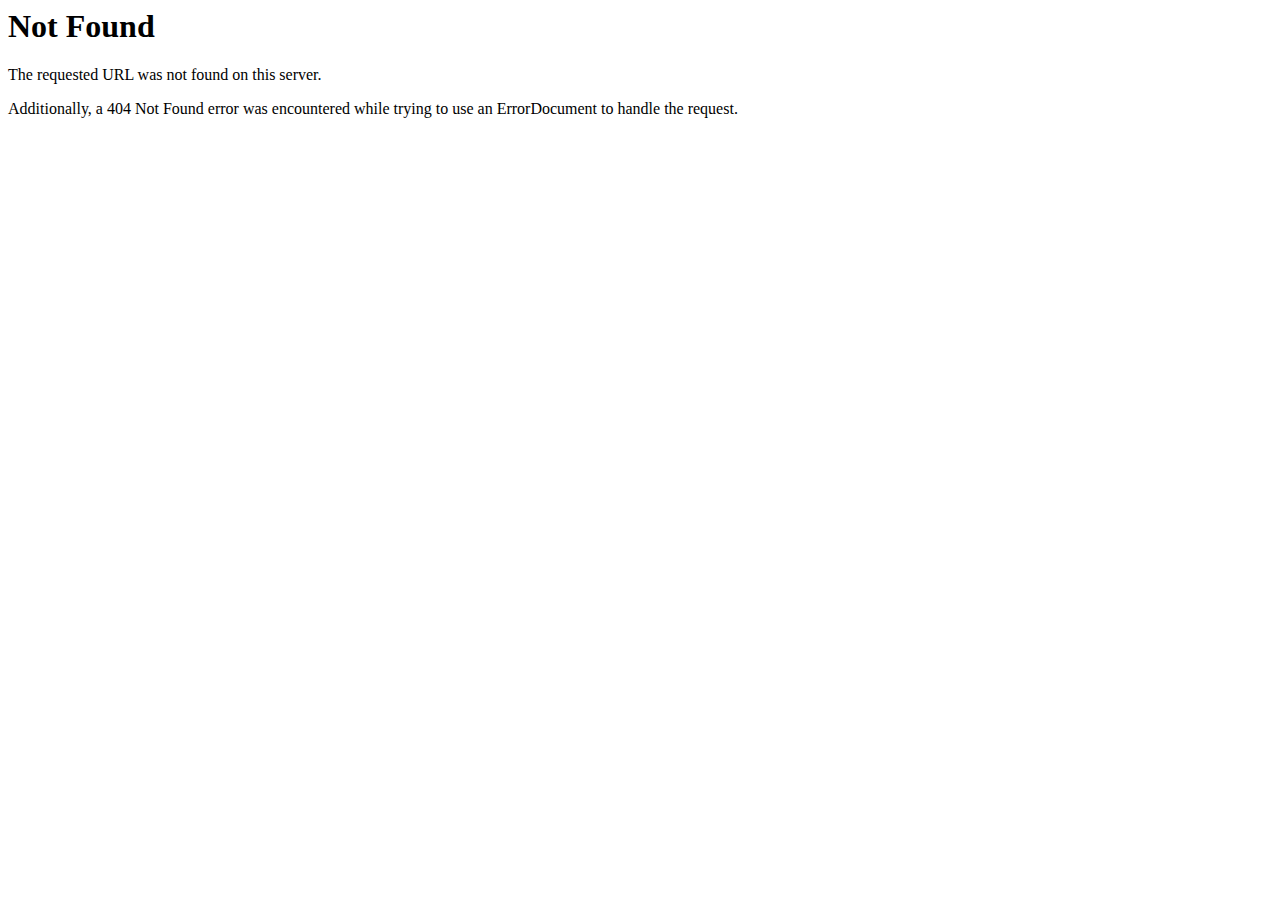
<file: alpsecurity.in/thanku.html>
<!DOCTYPE HTML PUBLIC "-//IETF//DTD HTML 2.0//EN">
<html><head>
<title>404 Not Found</title>
</head><body>
<h1>Not Found</h1>
<p>The requested URL was not found on this server.</p>
<p>Additionally, a 404 Not Found
error was encountered while trying to use an ErrorDocument to handle the request.</p>
</body></html>
</file>
<file: css4/common.css>
/* ALP Security Modern Theme CSS */

:root {
  --primary-color: #2563eb;
  --secondary-color: #1e40af;
  --accent-color: #f59e0b;
  --dark-color: #1f2937;
  --light-color: #f8fafc;
  --text-dark: #374151;
  --text-light: #6b7280;
  --success-color: #10b981;
  --gradient-primary: linear-gradient(135deg, #2563eb 0%, #1e40af 100%);
  --gradient-accent: linear-gradient(135deg, #f59e0b 0%, #d97706 100%);
  --gradient-dark: linear-gradient(135deg, #1f2937 0%, #111827 100%);
  --shadow-sm: 0 1px 2px 0 rgb(0 0 0 / 0.05);
  --shadow-md: 0 4px 6px -1px rgb(0 0 0 / 0.1);
  --shadow-lg: 0 10px 15px -3px rgb(0 0 0 / 0.1);
  --shadow-xl: 0 20px 25px -5px rgb(0 0 0 / 0.1);
}

/* Reset and Base Styles */
* {
  margin: 0;
  padding: 0;
  box-sizing: border-box;
}

body {
  font-family: 'Inter', -apple-system, BlinkMacSystemFont, 'Segoe UI', Roboto, sans-serif;
  line-height: 1.6;
  color: var(--text-dark);
  background-color: #ffffff;
}

/* Animations */
@keyframes fadeInUp {
  from {
    opacity: 0;
    transform: translateY(30px);
  }
  to {
    opacity: 1;
    transform: translateY(0);
  }
}

@keyframes slideInRight {
  from {
    opacity: 0;
    transform: translateX(30px);
  }
  to {
    opacity: 1;
    transform: translateX(0);
  }
}

@keyframes slideInLeft {
  from {
    opacity: 0;
    transform: translateX(-30px);
  }
  to {
    opacity: 1;
    transform: translateX(0);
  }
}

@keyframes pulse {
  0%, 100% {
    transform: scale(1);
  }
  50% {
    transform: scale(1.05);
  }
}

@keyframes float {
  0%, 100% {
    transform: translateY(0px);
  }
  50% {
    transform: translateY(-10px);
  }
}

/* Animation Classes */
.animate-fade-up {
  animation: fadeInUp 0.8s ease-out;
}

.animate-slide-right {
  animation: slideInRight 0.8s ease-out;
}

.animate-slide-left {
  animation: slideInLeft 0.8s ease-out;
}

.animate-float {
  animation: float 3s ease-in-out infinite;
}

/* Utility Classes */
.text-gradient {
  background: var(--gradient-primary);
  -webkit-background-clip: text;
  -webkit-text-fill-color: transparent;
  background-clip: text;
}

.text-accent-gradient {
  background: var(--gradient-accent);
  -webkit-background-clip: text;
  -webkit-text-fill-color: transparent;
  background-clip: text;
}

.bg-gradient {
  background: var(--gradient-primary);
}

.bg-accent-gradient {
  background: var(--gradient-accent);
}

.bg-dark-gradient {
  background: var(--gradient-dark);
}

/* Button Styles */
.btn-gradient {
  background: var(--gradient-primary);
  border: none;
  color: white;
  padding: 12px 24px;
  border-radius: 8px;
  font-weight: 600;
  transition: all 0.3s ease;
  box-shadow: var(--shadow-md);
  text-decoration: none;
  display: inline-block;
}

.btn-gradient:hover {
  transform: translateY(-2px);
  box-shadow: var(--shadow-lg);
  color: white;
}

.btn-accent {
  background: var(--gradient-accent);
  border: none;
  color: white;
  padding: 12px 24px;
  border-radius: 8px;
  font-weight: 600;
  transition: all 0.3s ease;
  box-shadow: var(--shadow-md);
  text-decoration: none;
  display: inline-block;
}

.btn-accent:hover {
  transform: translateY(-2px);
  box-shadow: var(--shadow-lg);
  color: white;
}

.btn-outline-gradient {
  background: transparent;
  border: 2px solid var(--primary-color);
  color: var(--primary-color);
  padding: 10px 22px;
  border-radius: 8px;
  font-weight: 600;
  transition: all 0.3s ease;
  text-decoration: none;
  display: inline-block;
}

.btn-outline-gradient:hover {
  background: var(--gradient-primary);
  color: white;
  transform: translateY(-2px);
  box-shadow: var(--shadow-md);
}

/* Call Button */
#callme {
  position: fixed;
  bottom: 20px;
  right: 20px;
  z-index: 1000;
}

#callmeMain {
  width: 60px;
  height: 60px;
  background: var(--gradient-accent);
  border-radius: 50%;
  display: flex;
  align-items: center;
  justify-content: center;
  box-shadow: var(--shadow-lg);
  animation: pulse 2s infinite;
  transition: all 0.3s ease;
}

#callmeMain:hover {
  transform: scale(1.1);
}

#callmeMain::before {
  content: '\f095';
  font-family: 'Font Awesome 6 Free';
  font-weight: 900;
  color: white;
  font-size: 24px;
}

/* Top Bar */
.nav-topbar {
  background: var(--gradient-dark);
  padding: 8px 0;
}

.nav-topbar a {
  color: #d1d5db;
  text-decoration: none;
  transition: color 0.3s ease;
  display: flex;
  align-items: center;
  gap: 5px;
}

.nav-topbar a:hover {
  color: var(--accent-color);
}

/* Navigation */
.navbar {
  background: rgba(255, 255, 255, 0.95) !important;
  backdrop-filter: blur(10px);
  box-shadow: var(--shadow-md);
  padding: 1rem 0;
  transition: all 0.3s ease;
}

.navbar.scrolled {
  background: rgba(255, 255, 255, 0.98) !important;
  padding: 0.5rem 0;
}

.navbar-brand img {
  height: 45px;
  transition: all 0.3s ease;
}

.navbar-nav .nav-link {
  color: var(--text-dark) !important;
  font-weight: 500;
  padding: 8px 16px !important;
  border-radius: 6px;
  transition: all 0.3s ease;
  position: relative;
}

.navbar-nav .nav-link:hover,
.navbar-nav .nav-link.active {
  color: var(--primary-color) !important;
  background: rgba(37, 99, 235, 0.1);
}

.navbar-nav .nav-link::after {
  content: '';
  position: absolute;
  bottom: 0;
  left: 50%;
  width: 0;
  height: 2px;
  background: var(--gradient-primary);
  transition: all 0.3s ease;
  transform: translateX(-50%);
}

.navbar-nav .nav-link:hover::after,
.navbar-nav .nav-link.active::after {
  width: 80%;
}

.dropdown-menu {
  border: none;
  box-shadow: var(--shadow-xl);
  border-radius: 12px;
  padding: 8px;
  margin-top: 8px;
}

.dropdown-item {
  padding: 8px 16px;
  border-radius: 6px;
  transition: all 0.3s ease;
}

.dropdown-item:hover {
  background: rgba(37, 99, 235, 0.1);
  color: var(--primary-color);
}

/* Hero Section */
.hero-section {
  background: linear-gradient(135deg, rgba(37, 99, 235, 0.9) 0%, rgba(30, 64, 175, 0.9) 100%),
              url('data:image/svg+xml,<svg xmlns="http://www.w3.org/2000/svg" viewBox="0 0 1000 1000"><defs><pattern id="grain" width="100" height="100" patternUnits="userSpaceOnUse"><circle cx="25" cy="25" r="1" fill="%23ffffff" opacity="0.1"/><circle cx="75" cy="25" r="1" fill="%23ffffff" opacity="0.1"/><circle cx="50" cy="50" r="1" fill="%23ffffff" opacity="0.1"/><circle cx="25" cy="75" r="1" fill="%23ffffff" opacity="0.1"/><circle cx="75" cy="75" r="1" fill="%23ffffff" opacity="0.1"/></pattern></defs><rect width="100%" height="100%" fill="url(%23grain)"/></svg>');
  min-height: 100vh;
  display: flex;
  align-items: center;
  position: relative;
  overflow: hidden;
}

.hero-section.hero-section-small {
  min-height: 60vh;
  padding: 80px 0 40px;
}

.hero-section::before {
  content: '';
  position: absolute;
  top: 0;
  left: 0;
  right: 0;
  bottom: 0;
  background: url('data:image/svg+xml,<svg xmlns="http://www.w3.org/2000/svg" viewBox="0 0 1000 1000"><polygon fill="%23ffffff" fill-opacity="0.05" points="0,1000 1000,800 1000,1000"/></svg>');
  background-size: cover;
}

.hero-content {
  position: relative;
  z-index: 2;
}

.hero-title {
  font-size: 3.5rem;
  font-weight: 800;
  background: linear-gradient(135deg, #ffffff 0%, #f59e0b 100%);
  -webkit-background-clip: text;
  -webkit-text-fill-color: transparent;
  background-clip: text;
  margin-bottom: 1rem;
  line-height: 1.2;
}

.hero-subtitle {
  font-size: 1.5rem;
  color: rgba(255, 255, 255, 0.9);
  margin-bottom: 2rem;
  font-weight: 300;
}

.contact-card {
  background: rgba(255, 255, 255, 0.1);
  backdrop-filter: blur(10px);
  border-radius: 16px;
  padding: 2rem;
  border: 1px solid rgba(255, 255, 255, 0.2);
  box-shadow: var(--shadow-xl);
}

.contact-item {
  display: flex;
  align-items: center;
  gap: 12px;
  margin-bottom: 1rem;
  padding: 8px;
  border-radius: 8px;
  transition: all 0.3s ease;
}

.contact-item:hover {
  background: rgba(255, 255, 255, 0.1);
  transform: translateX(5px);
}

.contact-icon {
  width: 40px;
  height: 40px;
  background: var(--gradient-accent);
  border-radius: 8px;
  display: flex;
  align-items: center;
  justify-content: center;
  color: white;
  font-size: 18px;
  flex-shrink: 0;
}

.contact-item a {
  color: white;
  text-decoration: none;
  font-weight: 500;
}

/* Section Styles */
.section-padding {
  padding: 5rem 0;
}

.section-title {
  font-size: 2.5rem;
  font-weight: 700;
  color: var(--text-dark);
  margin-bottom: 3rem;
  text-align: center;
  position: relative;
}

.section-title.text-start {
  text-align: left;
}
/* Cards */
.modern-card {
  background: white;
  border-radius: 16px;
  box-shadow: var(--shadow-md);
  transition: all 0.3s ease;
  border: 1px solid rgba(0, 0, 0, 0.05);
  overflow: hidden;
}

.modern-card:hover {
  transform: translateY(-8px);
  box-shadow: var(--shadow-xl);
}

.modern-card img {
  transition: all 0.3s ease;
}

.modern-card:hover img {
  transform: scale(1.05);
}

.card-body {
  padding: 1.5rem;
}

.service-card {
  text-align: center;
  padding: 2rem;
  border-radius: 16px;
  background: white;
  box-shadow: var(--shadow-md);
  transition: all 0.3s ease;
  border: 1px solid rgba(0, 0, 0, 0.05);
  height: 100%;
}

.service-card:hover {
  transform: translateY(-8px);
  box-shadow: var(--shadow-xl);
}

.service-icon {
  width: 80px;
  height: 80px;
  background: var(--gradient-primary);
  border-radius: 50%;
  display: flex;
  align-items: center;
  justify-content: center;
  margin: 0 auto 1.5rem;
  color: white;
  font-size: 2rem;
}

/* Feature Cards */
.feature-card {
  background: white;
  border-radius: 16px;
  padding: 2rem;
  box-shadow: var(--shadow-md);
  margin-bottom: 2rem;
  border-left: 4px solid var(--primary-color);
  transition: all 0.3s ease;
}

.feature-card:hover {
  transform: translateX(5px);
  box-shadow: var(--shadow-lg);
}

.feature-icon {
  width: 60px;
  height: 60px;
  background: var(--gradient-primary);
  border-radius: 12px;
  display: flex;
  align-items: center;
  justify-content: center;
  color: white;
  font-size: 1.5rem;
  margin-right: 1rem;
  flex-shrink: 0;
}

/* Event Cards */
.event-item {
  background: white;
  border-radius: 16px;
  padding: 2rem;
  box-shadow: var(--shadow-md);
  margin-bottom: 2rem;
  border-left: 4px solid var(--primary-color);
  transition: all 0.3s ease;
}

.event-item:hover {
  transform: translateX(5px);
  box-shadow: var(--shadow-lg);
}

.event-icon {
  width: 60px;
  height: 60px;
  background: var(--gradient-primary);
  border-radius: 12px;
  display: flex;
  align-items: center;
  justify-content: center;
  color: white;
  font-size: 1.5rem;
  margin-right: 1rem;
  flex-shrink: 0;
}

/* CEO Section */
.ceo-section {
  background: var(--light-color);
  border-radius: 24px;
  padding: 3rem;
  margin: 3rem 0;
  box-shadow: var(--shadow-md);
}

.ceo-image {
  border-radius: 20px;
  box-shadow: var(--shadow-lg);
  overflow: hidden;
}

/* Testimonial Section */
.testimonial-section {
  background: var(--gradient-dark);
  position: relative;
  overflow: hidden;
}

.testimonial-section::before {
  content: '';
  position: absolute;
  top: 0;
  left: 0;
  right: 0;
  bottom: 0;
  background: url('data:image/svg+xml,<svg xmlns="http://www.w3.org/2000/svg" viewBox="0 0 1000 1000"><circle cx="200" cy="200" r="2" fill="%23ffffff" opacity="0.1"/><circle cx="800" cy="300" r="2" fill="%23ffffff" opacity="0.1"/><circle cx="400" cy="600" r="2" fill="%23ffffff" opacity="0.1"/></svg>');
}

.testimonial-card {
  background: rgba(255, 255, 255, 0.1);
  backdrop-filter: blur(10px);
  border-radius: 20px;
  padding: 3rem;
  border: 1px solid rgba(255, 255, 255, 0.2);
  position: relative;
  z-index: 2;
}

.quote-icon {
  font-size: 3rem;
  color: var(--accent-color);
  margin-bottom: 1rem;
}

/* Clients Section */
.clients-section {
  background: var(--light-color);
}

.clients-grid {
  display: grid;
  grid-template-columns: repeat(auto-fit, minmax(150px, 1fr));
  gap: 2rem;
  padding: 2rem;
  background: white;
  border-radius: 16px;
  box-shadow: var(--shadow-md);
}

/* Services Grid */
.services-grid {
  display: grid;
  grid-template-columns: repeat(auto-fit, minmax(250px, 1fr));
  gap: 1rem;
  margin: 2rem 0;
}

.service-item {
  background: var(--gradient-primary);
  color: white;
  padding: 1rem;
  border-radius: 8px;
  text-align: center;
  transition: all 0.3s ease;
  box-shadow: var(--shadow-md);
}

.service-item:hover {
  transform: translateY(-5px);
  box-shadow: var(--shadow-lg);
}

/* Location Services */
.location-card {
  background: white;
  border-radius: 12px;
  border: 1px solid rgba(0, 0, 0, 0.1);
  transition: all 0.3s ease;
  overflow: hidden;
}

.location-card:hover {
  transform: translateY(-3px);
  box-shadow: var(--shadow-md);
}

.location-card .list-group-item {
  border: none;
  padding: 15px 20px;
  transition: all 0.3s ease;
}

.location-card .list-group-item:hover {
  background: rgba(37, 99, 235, 0.05);
}

.location-card .dropdown-item {
  color: var(--text-dark);
  text-decoration: none;
  padding: 0;
}
</file>
